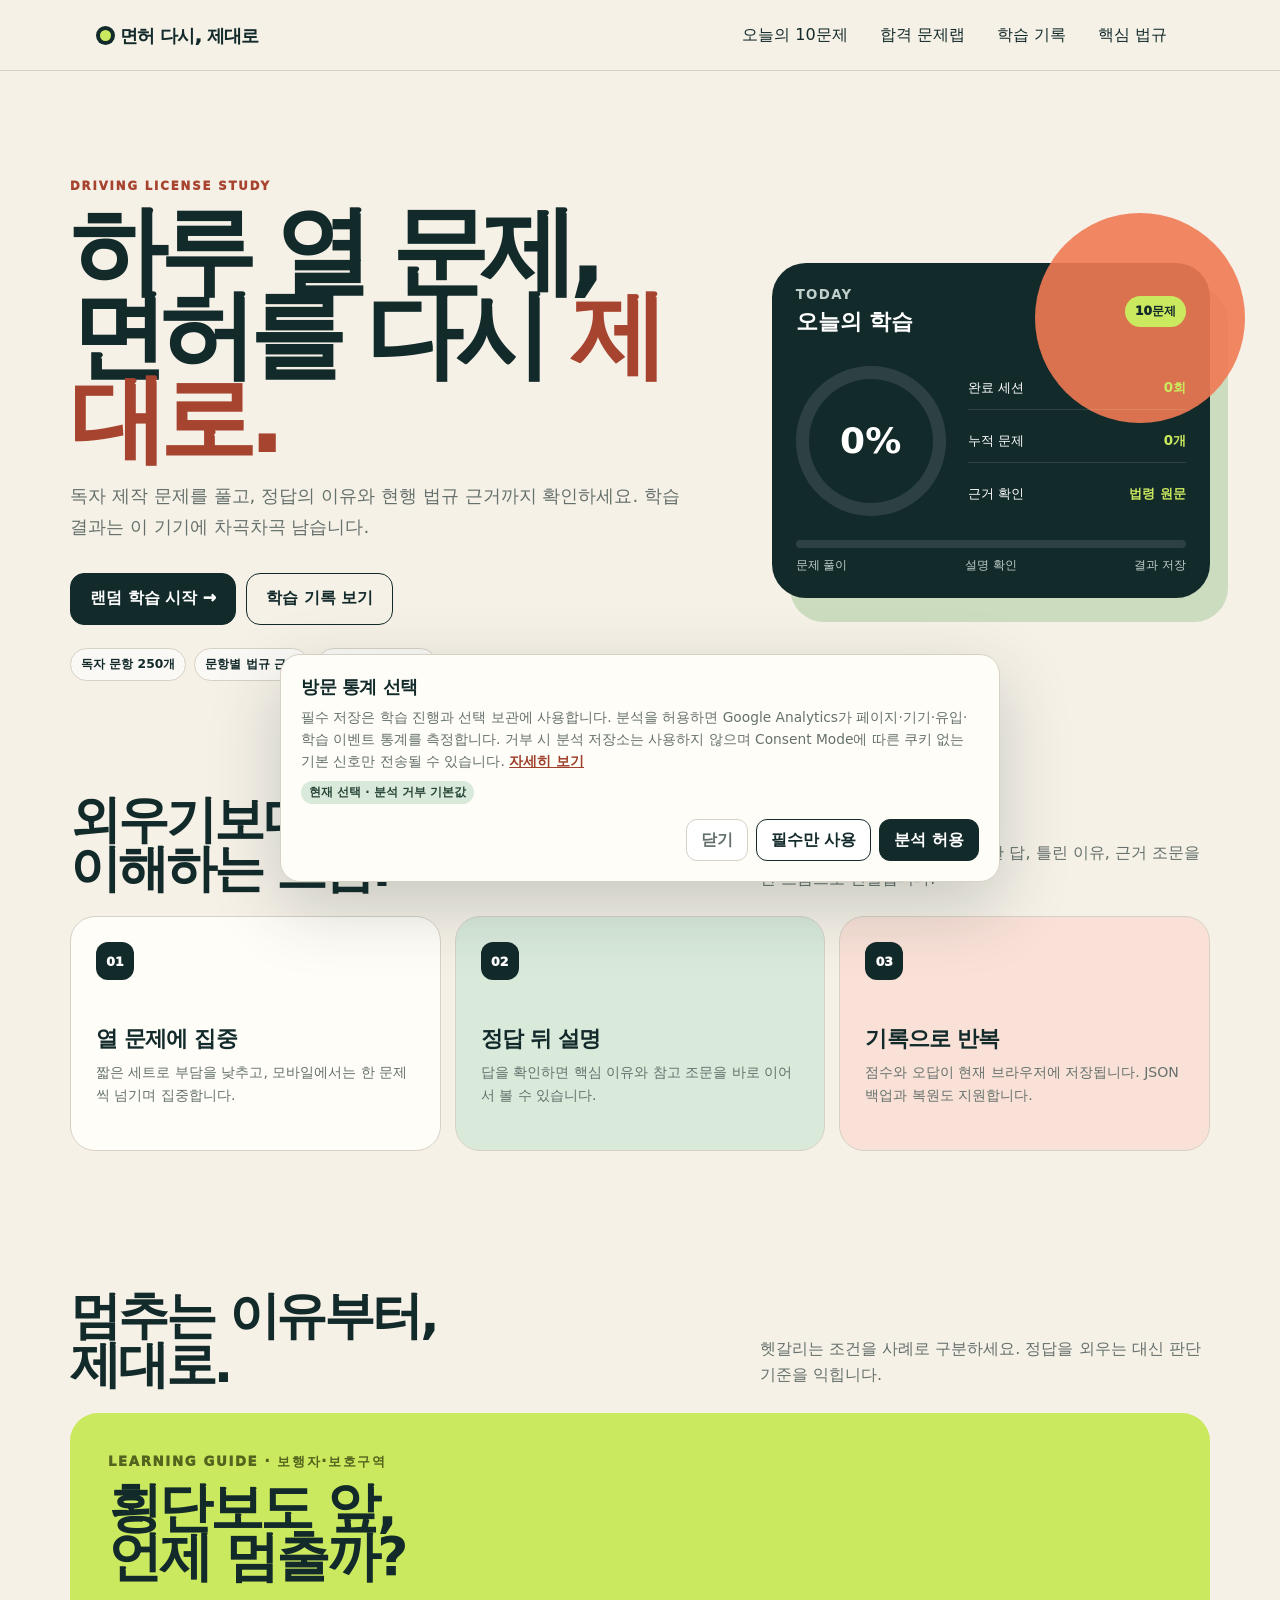
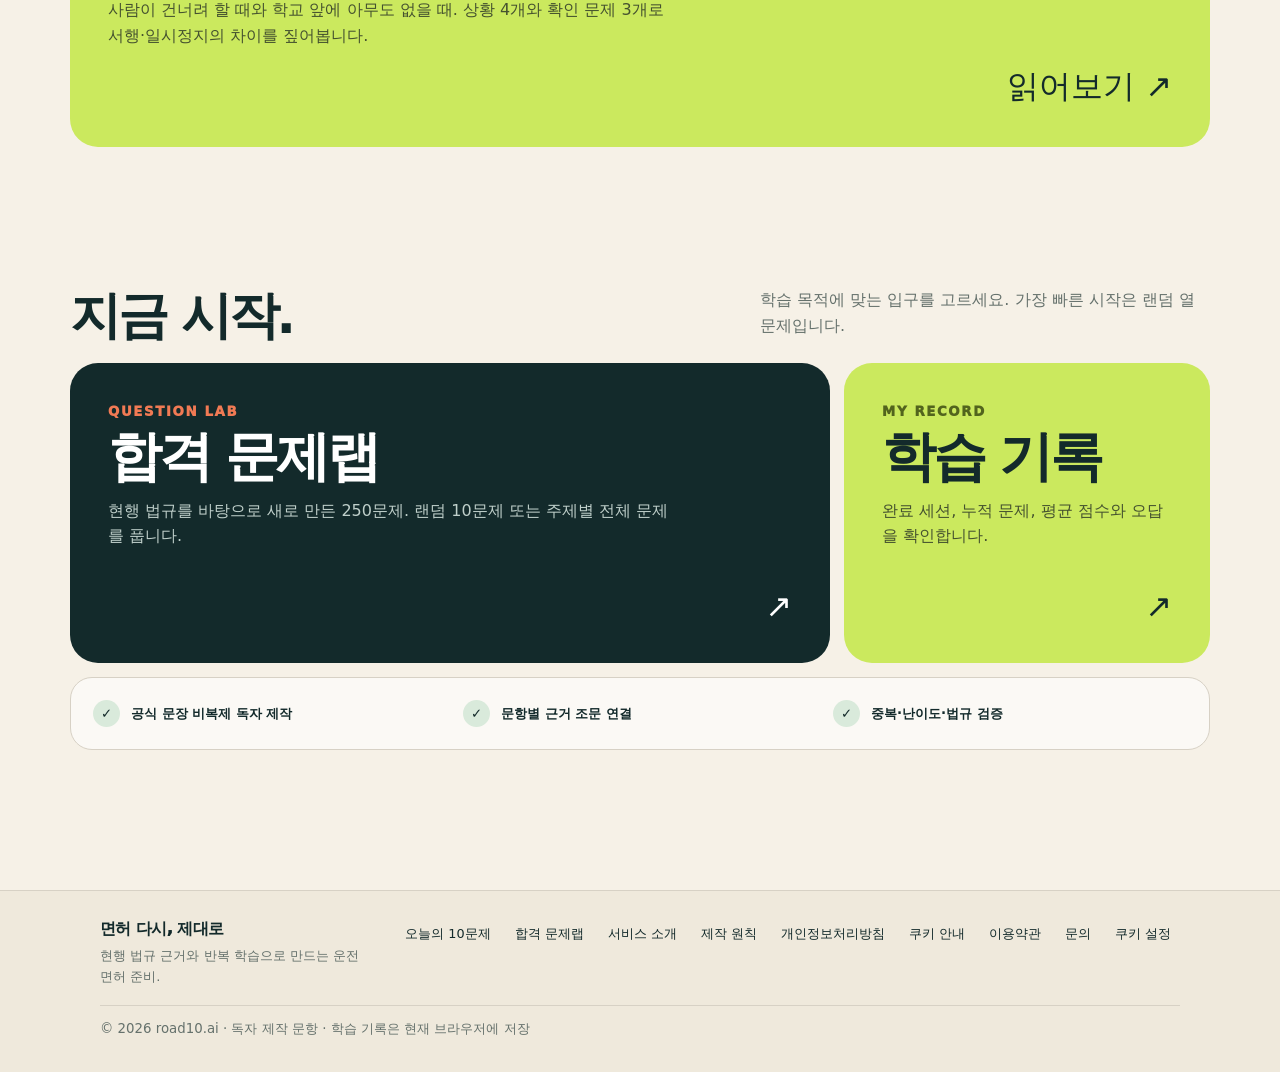
<file: index.html>
<!doctype html>
<html lang="ko">
<head>
  <link rel="icon" href="/favicon.svg" type="image/svg+xml">
  <link rel="icon" href="/favicon.ico" sizes="any">
  <link rel="apple-touch-icon" href="/apple-touch-icon.png">
  <script src="/analytics.js"></script>
  <meta charset="utf-8">
  <meta name="viewport" content="width=device-width,initial-scale=1">
  <meta name="theme-color" content="#132a2b">
  <meta name="description" content="독자 제작 운전면허 문제, 현행 법규 근거, 학습 기록을 한곳에서 이용하세요.">
  <meta name="google-adsense-account" content="ca-pub-7228921308405767">
  <meta name="robots" content="index,follow">
  <link rel="canonical" href="https://road10.ai/">
  <meta property="og:type" content="website"><meta property="og:locale" content="ko_KR"><meta property="og:site_name" content="면허 다시, 제대로"><meta property="og:title" content="면허 다시, 제대로 · 하루 10문제 운전면허 학습"><meta property="og:description" content="독자 제작 문제를 풀고 정답 이유와 현행 법규 근거까지 확인하세요."><meta property="og:url" content="https://road10.ai/"><meta property="og:image" content="https://road10.ai/og.png">
  <meta name="twitter:card" content="summary_large_image"><meta name="twitter:title" content="면허 다시, 제대로 · 하루 10문제 운전면허 학습"><meta name="twitter:description" content="독자 제작 문제를 풀고 정답 이유와 현행 법규 근거까지 확인하세요."><meta name="twitter:image" content="https://road10.ai/og.png">
  <title>면허 다시, 제대로</title>
  <style>
    :root{--ink:#132a2b;--paper:#f6f1e7;--card:#fffdf8;--line:#d7d1c5;--muted:#65716c;--mint:#d9eadb;--lime:#cbe95e;--orange:#f17a54;--blue:#5ab0dd}*{box-sizing:border-box}html{scroll-behavior:smooth}body{margin:0;background:var(--paper);color:var(--ink);font-family:ui-rounded,"Apple SD Gothic Neo","Noto Sans KR",system-ui,sans-serif}button,a{font:inherit}.top{position:sticky;top:0;z-index:30;background:#f6f1e7e8;backdrop-filter:blur(14px);border-bottom:1px solid var(--line)}.top-in{max-width:1120px;margin:auto;min-height:70px;padding:12px 20px;display:flex;align-items:center;justify-content:space-between;gap:20px}.brand{display:inline-flex;align-items:center;gap:9px;color:inherit;text-decoration:none;font-weight:950;letter-spacing:-.04em;font-size:1.14rem}.brand::before{content:"";width:11px;height:11px;border-radius:50%;background:var(--lime);box-shadow:0 0 0 4px #132a2b}.brand:focus-visible,.nav a:focus-visible,.btn:focus-visible{outline:3px solid var(--orange);outline-offset:3px}.menu-toggle{display:none;width:44px;height:44px;border:1px solid var(--line);border-radius:12px;background:#fff;cursor:pointer}.menu-toggle span{display:block;width:20px;height:2px;margin:4px auto;background:var(--ink);border-radius:2px}.nav{display:flex;gap:6px;flex-wrap:wrap}.nav a{color:inherit;text-decoration:none;padding:9px 13px;border-radius:999px;white-space:nowrap}.nav a:hover{background:var(--ink);color:#fff}
    .page-frame{max-width:1560px;margin:auto;display:grid;grid-template-columns:160px minmax(0,1180px) 160px;gap:20px;align-items:start}.side-ad-rail{min-height:600px;margin-top:34px;border:1px dashed #b9c2b5;border-radius:18px;background:#ffffff80;display:flex;align-items:center;justify-content:center;text-align:center;color:var(--muted)}.side-ad-rail small{display:block;font-size:.65rem;letter-spacing:.12em;font-weight:900}.side-ad-rail span{display:block;margin-top:8px;font-size:.78rem;line-height:1.45;padding:0 12px}main{min-width:0;padding:clamp(28px,5vw,72px) 20px 70px}
    .hero{display:grid;grid-template-columns:minmax(0,1.05fr) minmax(340px,.75fr);gap:clamp(34px,7vw,88px);align-items:center;min-height:590px}.eyebrow{font-size:.73rem;font-weight:950;letter-spacing:.16em;color:#a74430}.hero h1{max-width:760px;margin:16px 0 20px;font-size:clamp(3.6rem,7.6vw,7.4rem);line-height:.86;letter-spacing:-.078em}.hero h1 em{font-style:normal;color:#a74430}.lead{max-width:650px;margin:0;color:var(--muted);font-size:clamp(1rem,1.5vw,1.15rem);line-height:1.7;word-break:keep-all}.hero-actions{display:flex;gap:10px;flex-wrap:wrap;margin-top:30px}.btn{display:inline-flex;align-items:center;justify-content:center;min-height:52px;padding:0 19px;border:1px solid var(--ink);border-radius:14px;color:var(--ink);text-decoration:none;font-weight:950}.btn.primary{background:var(--ink);color:#fff}.btn.accent{background:var(--lime);border-color:var(--lime)}.btn:hover{transform:translateY(-2px);box-shadow:0 9px 20px #1c31251d}.proof{display:flex;gap:8px;flex-wrap:wrap;margin-top:23px}.proof span{padding:7px 10px;border:1px solid var(--line);border-radius:999px;background:#fff9;font-size:.77rem;font-weight:850}
    .dashboard{position:relative;isolation:isolate;padding:24px;background:var(--ink);color:#fff;border-radius:34px;box-shadow:18px 24px 0 #cbdcbf}.dashboard::before{content:"";position:absolute;width:210px;height:210px;right:-35px;top:-50px;border-radius:50%;background:var(--orange);z-index:-1;opacity:.9}.dash-head{display:flex;justify-content:space-between;gap:14px;align-items:center}.dash-head small{display:block;color:#bfcfca;font-weight:900;letter-spacing:.1em}.dash-head strong{display:block;margin-top:5px;font-size:1.35rem}.dash-badge{background:var(--lime);color:var(--ink);padding:7px 10px;border-radius:999px;font-size:.76rem;font-weight:950}.score-panel{margin-top:30px;display:grid;grid-template-columns:150px 1fr;gap:22px;align-items:center}.score-ring{width:150px;aspect-ratio:1;border-radius:50%;display:grid;place-items:center;background:conic-gradient(var(--lime) 0 var(--score,0%),#ffffff1c var(--score,0%));position:relative}.score-ring::after{content:"";position:absolute;inset:13px;border-radius:50%;background:var(--ink)}.score-ring strong{position:relative;z-index:1;font-size:2.25rem}.dash-list{display:grid;gap:10px}.dash-row{display:flex;align-items:center;justify-content:space-between;gap:10px;padding:12px 0;border-bottom:1px solid #ffffff1c;font-size:.84rem}.dash-row:last-child{border-bottom:0}.dash-row b{color:var(--lime)}.dash-progress{height:8px;background:#ffffff1c;border-radius:99px;overflow:hidden;margin-top:24px}.dash-progress span{display:block;width:0;height:100%;background:linear-gradient(90deg,var(--orange),var(--lime))}.dash-foot{display:flex;justify-content:space-between;margin-top:9px;color:#bfcfca;font-size:.75rem}
    .section{padding:70px 0}.section-head{display:flex;align-items:end;justify-content:space-between;gap:25px;margin-bottom:24px}.section-head h2{font-size:clamp(2rem,4vw,3.8rem);line-height:.95;letter-spacing:-.06em;margin:0}.section-head p{max-width:450px;color:var(--muted);line-height:1.65;margin:0}.feature-grid{display:grid;grid-template-columns:repeat(3,1fr);gap:14px}.feature-card{min-height:235px;padding:25px;border:1px solid var(--line);border-radius:25px;background:var(--card);position:relative;overflow:hidden}.feature-card:nth-child(2){background:var(--mint)}.feature-card:nth-child(3){background:#f9e1d7}.feature-no{display:grid;place-items:center;width:38px;height:38px;border-radius:12px;background:var(--ink);color:#fff;font-size:.78rem;font-weight:950}.feature-card h3{font-size:1.35rem;letter-spacing:-.035em;margin:44px 0 8px}.feature-card p{margin:0;color:var(--muted);font-size:.88rem;line-height:1.62}.start-grid{display:grid;grid-template-columns:1.35fr .65fr;gap:14px}.start-card{min-height:300px;border-radius:28px;padding:clamp(24px,4vw,38px);text-decoration:none;color:inherit;display:flex;flex-direction:column;justify-content:space-between;transition:transform .2s}.start-card:hover{transform:translateY(-4px)}.start-card.primary{background:var(--ink);color:#fff}.start-card.secondary{background:var(--lime)}.start-card small{font-weight:950;letter-spacing:.12em;color:var(--orange)}.start-card.secondary small{color:#52641d}.start-card h3{font-size:clamp(2rem,4.2vw,4.2rem);line-height:.92;letter-spacing:-.06em;margin:12px 0}.start-card p{max-width:560px;color:#bfcfca;line-height:1.6}.start-card.secondary p{color:#45522f}.start-arrow{align-self:flex-end;font-size:2rem}.trust-strip{margin-top:14px;padding:22px;border:1px solid var(--line);border-radius:22px;background:#fff9;display:grid;grid-template-columns:repeat(3,1fr);gap:16px}.trust-strip div{display:flex;gap:11px;align-items:center;font-size:.83rem;font-weight:900}.trust-strip span{width:27px;height:27px;display:grid;place-items:center;border-radius:50%;background:var(--mint)}
    .site-footer{border-top:1px solid var(--line);background:#efe9dc}.site-footer-inner{max-width:1120px;margin:auto;padding:28px 20px 34px;display:grid;grid-template-columns:1fr auto;gap:18px 28px;align-items:start}.footer-brand{color:inherit;text-decoration:none;font-weight:950;letter-spacing:-.035em}.site-footer p{margin:6px 0 0;color:var(--muted);font-size:.82rem;line-height:1.55}.site-footer nav{display:flex;gap:6px;flex-wrap:wrap;justify-content:flex-end}.site-footer nav a{color:inherit;text-decoration:none;padding:7px 9px;border-radius:9px;font-size:.8rem}.site-footer nav a:hover{background:#fff}.site-footer small{grid-column:1/-1;color:var(--muted);border-top:1px solid var(--line);padding-top:14px}
    .page-frame.ads-off{max-width:1180px;display:block}.page-frame.ads-off .side-ad-rail{display:none}
    @media(max-width:1239px){.page-frame{display:block}.side-ad-rail{display:none}}@media(max-width:820px){.top-in{min-height:62px;padding:9px 14px;display:grid;grid-template-columns:1fr auto}.menu-toggle{display:block}.nav{display:none;grid-column:1/-1;width:100%;padding:6px 0 4px}.nav.open{display:grid;gap:5px}.nav a{display:block;border-radius:10px;padding:10px 12px}main{padding:24px 14px 48px}.hero{grid-template-columns:1fr;min-height:auto}.hero h1{font-size:clamp(3.35rem,17vw,5.2rem)}.dashboard{margin:8px 8px 0 0;padding:20px;border-radius:25px;box-shadow:9px 11px 0 #cbdcbf}.score-panel{grid-template-columns:120px 1fr}.score-ring{width:120px}.section{padding:50px 0}.section-head{align-items:start;flex-direction:column}.feature-grid,.start-grid{grid-template-columns:1fr}.feature-card{min-height:205px}.start-card{min-height:250px}.trust-strip{grid-template-columns:1fr}.site-footer-inner{grid-template-columns:1fr}.site-footer nav{justify-content:flex-start}.site-footer small{grid-column:auto}}@media(max-width:430px){.brand{font-size:1rem}.score-panel{grid-template-columns:1fr}.score-ring{margin:auto}.hero-actions .btn{width:100%}.proof span{font-size:.7rem}.start-card h3{font-size:2.55rem}}@media(prefers-reduced-motion:reduce){*{scroll-behavior:auto!important;transition:none!important}}
    @media(max-width:820px){.dashboard::before{right:0}}
  </style>
</head>
<body>
  <nav class="top" aria-label="주 메뉴"><div class="top-in"><a class="brand" href="index.html" aria-current="page">면허 다시, 제대로</a><button class="menu-toggle" id="menuToggle" type="button" aria-label="메뉴 열기" aria-expanded="false" aria-controls="mainNav"><span></span><span></span><span></span></button><div class="nav" id="mainNav"><a href="driving-study-project/study.html#quiz">오늘의 10문제</a><a href="driving-study-project/original-pilot.html">합격 문제랩</a><a href="driving-study-project/original-pilot.html#records">학습 기록</a><a href="driving-study-project/study.html#laws">핵심 법규</a></div></div></nav>
  <div class="page-frame ads-off"><aside class="side-ad-rail" aria-hidden="true" hidden></aside><main>
    <section class="hero"><div><div class="eyebrow">DRIVING LICENSE STUDY</div><h1>하루 열 문제,<br>면허를 다시 <em>제대로.</em></h1><p class="lead">독자 제작 문제를 풀고, 정답의 이유와 현행 법규 근거까지 확인하세요. 학습 결과는 이 기기에 차곡차곡 남습니다.</p><div class="hero-actions"><a class="btn primary" href="driving-study-project/original-pilot.html">랜덤 학습 시작 →</a><a class="btn" href="driving-study-project/original-pilot.html#records">학습 기록 보기</a></div><div class="proof"><span>독자 문항 250개</span><span>문항별 법규 근거</span><span>10문제 단위 학습</span></div></div><aside class="dashboard" aria-label="학습 현황 미리보기"><div class="dash-head"><div><small>TODAY</small><strong>오늘의 학습</strong></div><span class="dash-badge">10문제</span></div><div class="score-panel"><div class="score-ring" id="scoreRing"><strong id="scorePreview">0%</strong></div><div class="dash-list"><div class="dash-row"><span>완료 세션</span><b id="sessionPreview">0회</b></div><div class="dash-row"><span>누적 문제</span><b id="questionPreview">0개</b></div><div class="dash-row"><span>근거 확인</span><b>법령 원문</b></div></div></div><div class="dash-progress"><span id="dashProgress"></span></div><div class="dash-foot"><span>문제 풀이</span><span>설명 확인</span><span>결과 저장</span></div></aside></section>
    <section class="section" aria-labelledby="learningTitle"><div class="section-head"><h2 id="learningTitle">외우기보다,<br>이해하는 흐름.</h2><p>문제만 반복하지 않습니다. 선택한 답, 틀린 이유, 근거 조문을 한 흐름으로 연결합니다.</p></div><div class="feature-grid"><article class="feature-card"><span class="feature-no">01</span><h3>열 문제에 집중</h3><p>짧은 세트로 부담을 낮추고, 모바일에서는 한 문제씩 넘기며 집중합니다.</p></article><article class="feature-card"><span class="feature-no">02</span><h3>정답 뒤 설명</h3><p>답을 확인하면 핵심 이유와 참고 조문을 바로 이어서 볼 수 있습니다.</p></article><article class="feature-card"><span class="feature-no">03</span><h3>기록으로 반복</h3><p>점수와 오답이 현재 브라우저에 저장됩니다. JSON 백업과 복원도 지원합니다.</p></article></div></section>
    <section class="section" aria-labelledby="guideTitle"><div class="section-head"><h2 id="guideTitle">멈추는 이유부터,<br>제대로.</h2><p>헷갈리는 조건을 사례로 구분하세요. 정답을 외우는 대신 판단 기준을 익힙니다.</p></div><a class="start-card secondary" href="guides/pedestrians-school-zones.html"><div><small>LEARNING GUIDE · 보행자·보호구역</small><h3>횡단보도 앞,<br>언제 멈출까?</h3><p>사람이 건너려 할 때와 학교 앞에 아무도 없을 때. 상황 4개와 확인 문제 3개로 서행·일시정지의 차이를 짚어봅니다.</p></div><span class="start-arrow">읽어보기 ↗</span></a></section>
    <section class="section" aria-labelledby="startTitle"><div class="section-head"><h2 id="startTitle">지금 시작.</h2><p>학습 목적에 맞는 입구를 고르세요. 가장 빠른 시작은 랜덤 열 문제입니다.</p></div><div class="start-grid"><a class="start-card primary" href="driving-study-project/original-pilot.html"><div><small>QUESTION LAB</small><h3>합격 문제랩</h3><p>현행 법규를 바탕으로 새로 만든 250문제. 랜덤 10문제 또는 주제별 전체 문제를 풉니다.</p></div><span class="start-arrow">↗</span></a><a class="start-card secondary" href="driving-study-project/original-pilot.html#records"><div><small>MY RECORD</small><h3>학습 기록</h3><p>완료 세션, 누적 문제, 평균 점수와 오답을 확인합니다.</p></div><span class="start-arrow">↗</span></a></div><div class="trust-strip"><div><span>✓</span>공식 문장 비복제 독자 제작</div><div><span>✓</span>문항별 근거 조문 연결</div><div><span>✓</span>중복·난이도·법규 검증</div></div></section>
  </main><aside class="side-ad-rail" aria-hidden="true" hidden></aside></div>
  <footer class="site-footer"><div class="site-footer-inner"><div><a class="footer-brand" href="index.html">면허 다시, 제대로</a><p>현행 법규 근거와 반복 학습으로 만드는 운전면허 준비.</p></div><nav aria-label="하단 메뉴"><a href="driving-study-project/study.html#quiz">오늘의 10문제</a><a href="driving-study-project/original-pilot.html">합격 문제랩</a><a href="about.html">서비스 소개</a><a href="methodology.html">제작 원칙</a><a href="privacy.html">개인정보처리방침</a><a href="cookies.html">쿠키 안내</a><a href="terms.html">이용약관</a><a href="contact.html">문의</a></nav><small>© 2026 road10.ai · 독자 제작 문항 · 학습 기록은 현재 브라우저에 저장</small></div></footer>
  <script>
    const menuToggle=document.querySelector('#menuToggle'),mainNav=document.querySelector('#mainNav');menuToggle.onclick=()=>{const open=mainNav.classList.toggle('open');menuToggle.setAttribute('aria-expanded',String(open));menuToggle.setAttribute('aria-label',open?'메뉴 닫기':'메뉴 열기')};mainNav.querySelectorAll('a').forEach(link=>link.addEventListener('click',()=>{mainNav.classList.remove('open');menuToggle.setAttribute('aria-expanded','false')}));
    try{const history=JSON.parse(localStorage.getItem('driving-question-lab-history-v1')||'[]');if(Array.isArray(history)&&history.length){const total=history.reduce((sum,item)=>sum+(Number(item.total)||0),0),score=history.reduce((sum,item)=>sum+(Number(item.score)||0),0),average=total?Math.round(score/total*100):0;document.querySelector('#sessionPreview').textContent=`${history.length}회`;document.querySelector('#questionPreview').textContent=`${total}개`;document.querySelector('#scorePreview').textContent=`${average}%`;document.querySelector('#scoreRing').style.setProperty('--score',`${average}%`);document.querySelector('#dashProgress').style.width=`${average}%`}}catch{}
  </script>
</body>
</html>
</file>
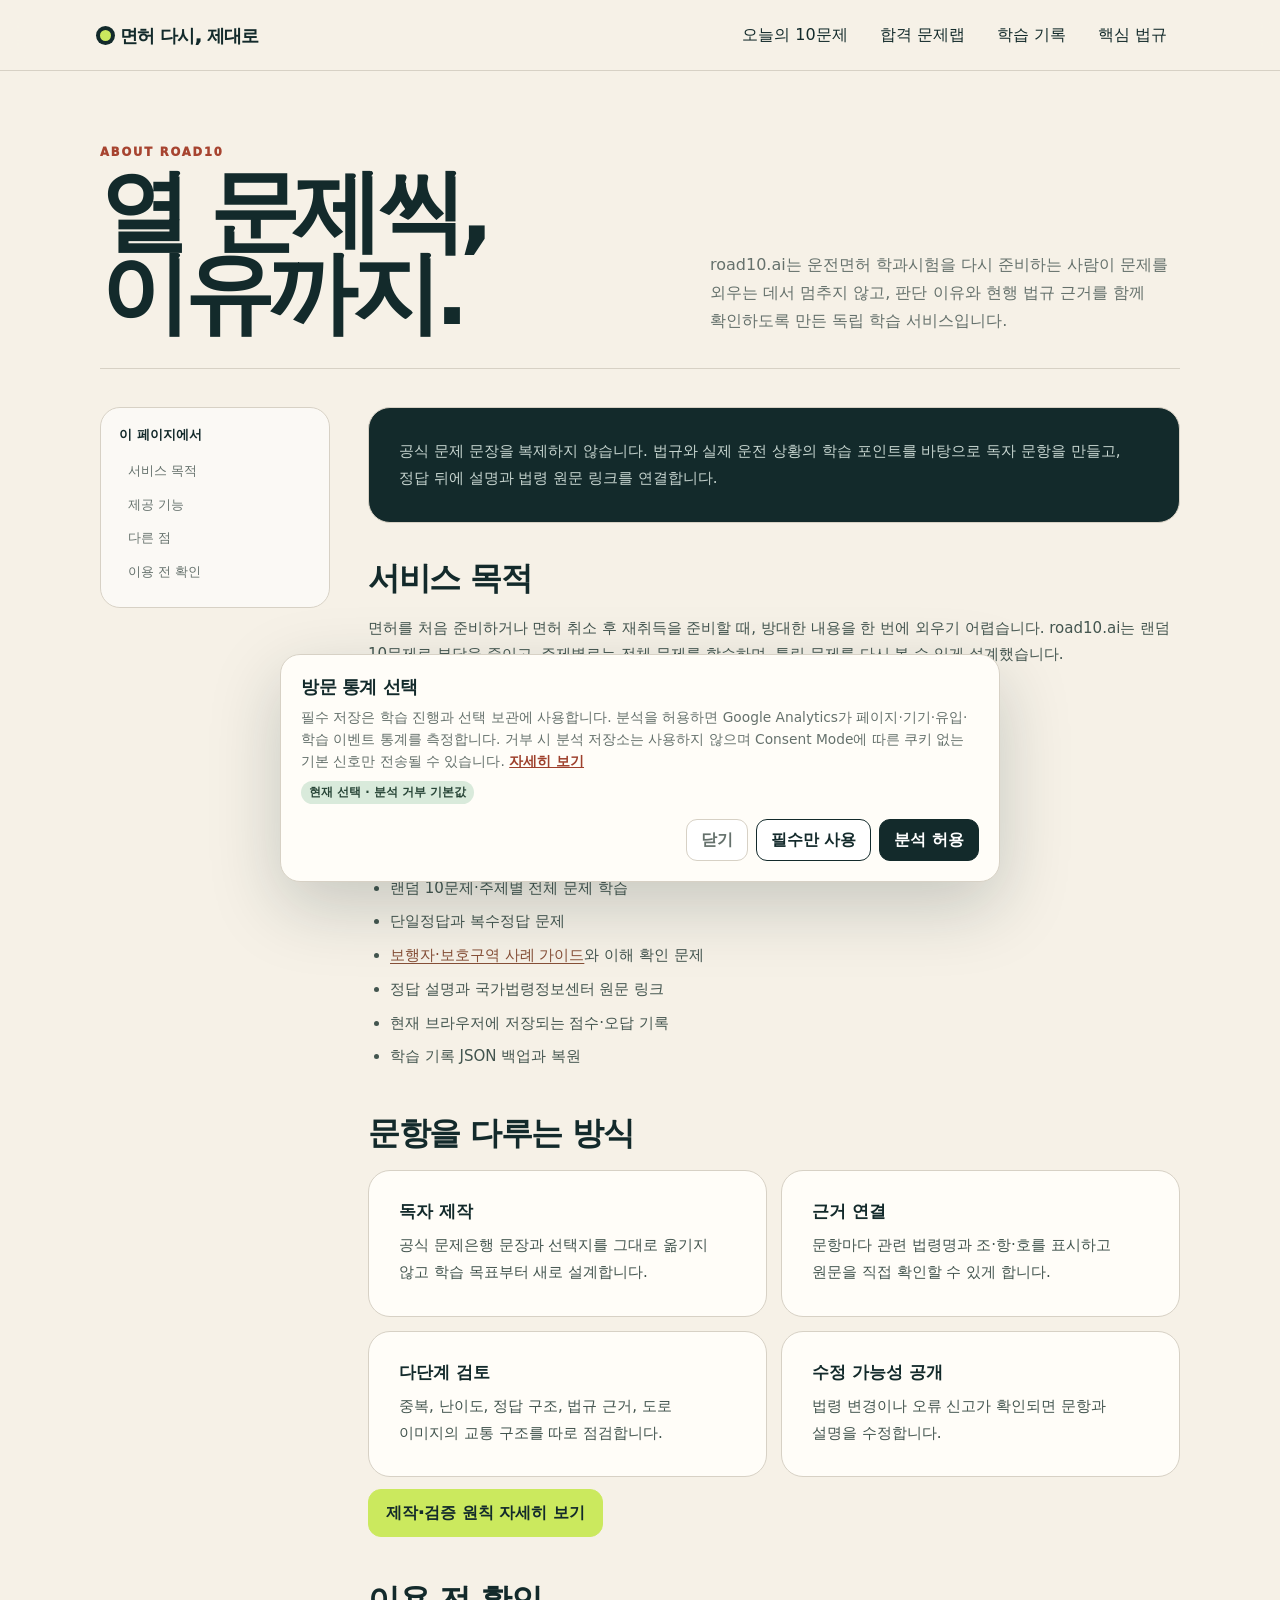
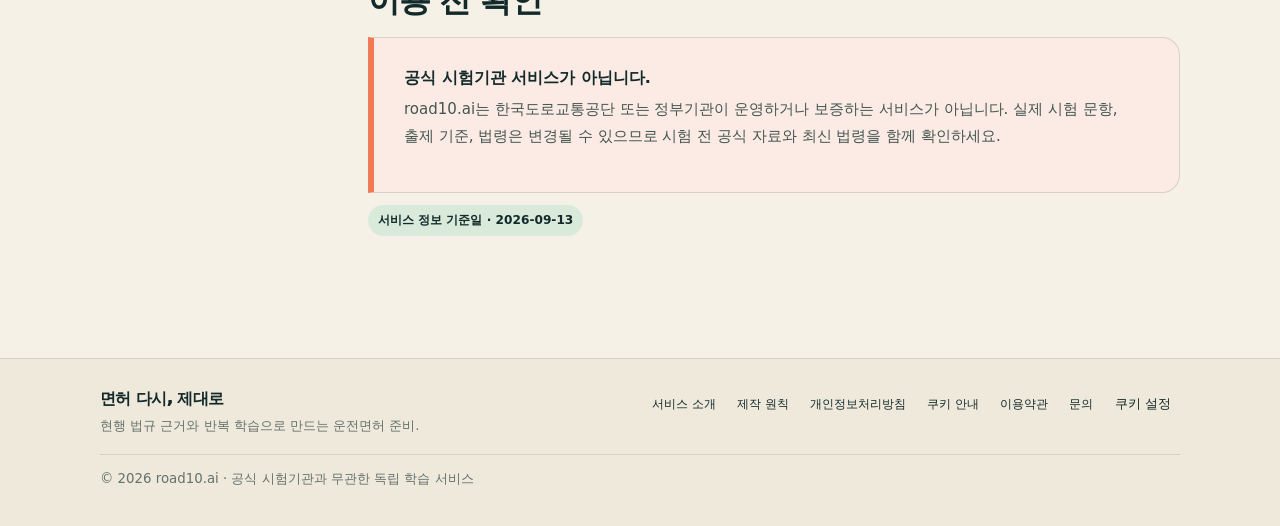
<file: about.html>
<!doctype html>
<html lang="ko">
<head>
  <link rel="icon" href="/favicon.svg" type="image/svg+xml">
  <link rel="icon" href="/favicon.ico" sizes="any">
  <link rel="apple-touch-icon" href="/apple-touch-icon.png">
  <script src="/analytics.js"></script>
  <meta charset="utf-8">
  <meta name="viewport" content="width=device-width,initial-scale=1">
  <meta name="theme-color" content="#132a2b">
  <meta name="description" content="road10.ai 면허 다시, 제대로의 학습 방식과 서비스 운영 원칙을 소개합니다.">
  <meta name="google-adsense-account" content="ca-pub-7228921308405767">
  <meta name="robots" content="index,follow">
  <link rel="canonical" href="https://road10.ai/about.html">
  <meta property="og:type" content="website"><meta property="og:locale" content="ko_KR"><meta property="og:site_name" content="면허 다시, 제대로"><meta property="og:title" content="서비스 소개 · 면허 다시, 제대로"><meta property="og:description" content="하루 10문제로 이해하는 운전면허 학습 서비스 road10.ai"><meta property="og:url" content="https://road10.ai/about.html"><meta property="og:image" content="https://road10.ai/og.png">
  <meta name="twitter:card" content="summary_large_image"><meta name="twitter:title" content="서비스 소개 · 면허 다시, 제대로"><meta name="twitter:description" content="하루 10문제로 이해하는 운전면허 학습 서비스 road10.ai"><meta name="twitter:image" content="https://road10.ai/og.png">
  <title>서비스 소개 · 면허 다시, 제대로</title>
  <link rel="stylesheet" href="site-info.css">
</head>
<body>
  <nav class="top" aria-label="주 메뉴"><div class="top-in"><a class="brand" href="index.html">면허 다시, 제대로</a><button class="menu-toggle" id="menuToggle" type="button" aria-label="메뉴 열기" aria-expanded="false" aria-controls="mainNav"><span></span><span></span><span></span></button><div class="nav" id="mainNav"><a href="driving-study-project/study.html#quiz">오늘의 10문제</a><a href="driving-study-project/original-pilot.html">합격 문제랩</a><a href="driving-study-project/original-pilot.html#records">학습 기록</a><a href="driving-study-project/study.html#laws">핵심 법규</a></div></div></nav>
  <main class="info-main"><header class="info-hero"><div><div class="eyebrow">ABOUT ROAD10</div><h1>열 문제씩,<br>이유까지.</h1></div><p>road10.ai는 운전면허 학과시험을 다시 준비하는 사람이 문제를 외우는 데서 멈추지 않고, 판단 이유와 현행 법규 근거를 함께 확인하도록 만든 독립 학습 서비스입니다.</p></header><div class="info-grid"><aside class="toc" aria-label="페이지 목차"><strong>이 페이지에서</strong><a href="#purpose">서비스 목적</a><a href="#features">제공 기능</a><a href="#difference">다른 점</a><a href="#limits">이용 전 확인</a></aside><article class="content"><div class="lead-card"><p>공식 문제 문장을 복제하지 않습니다. 법규와 실제 운전 상황의 학습 포인트를 바탕으로 독자 문항을 만들고, 정답 뒤에 설명과 법령 원문 링크를 연결합니다.</p></div><section id="purpose"><h2>서비스 목적</h2><p>면허를 처음 준비하거나 면허 취소 후 재취득을 준비할 때, 방대한 내용을 한 번에 외우기 어렵습니다. road10.ai는 랜덤 10문제로 부담을 줄이고, 주제별로는 전체 문제를 학습하며, 틀린 문제를 다시 볼 수 있게 설계했습니다.</p><p>합격만을 위한 암기보다 실제 도로에서 필요한 판단 기준을 이해하는 것을 목표로 합니다.</p></section><section id="features"><h2>현재 제공 기능</h2><ul><li>현행 법규를 바탕으로 독자 제작한 250문항</li><li>날짜별 오늘의 10문제</li><li>랜덤 10문제·주제별 전체 문제 학습</li><li>단일정답과 복수정답 문제</li><li><a href="guides/pedestrians-school-zones.html">보행자·보호구역 사례 가이드</a>와 이해 확인 문제</li><li>정답 설명과 국가법령정보센터 원문 링크</li><li>현재 브라우저에 저장되는 점수·오답 기록</li><li>학습 기록 JSON 백업과 복원</li></ul></section><section id="difference"><h2>문항을 다루는 방식</h2><div class="method-grid"><div class="method-card"><h3>독자 제작</h3><p>공식 문제은행 문장과 선택지를 그대로 옮기지 않고 학습 목표부터 새로 설계합니다.</p></div><div class="method-card"><h3>근거 연결</h3><p>문항마다 관련 법령명과 조·항·호를 표시하고 원문을 직접 확인할 수 있게 합니다.</p></div><div class="method-card"><h3>다단계 검토</h3><p>중복, 난이도, 정답 구조, 법규 근거, 도로 이미지의 교통 구조를 따로 점검합니다.</p></div><div class="method-card"><h3>수정 가능성 공개</h3><p>법령 변경이나 오류 신고가 확인되면 문항과 설명을 수정합니다.</p></div></div><a class="button secondary" href="methodology.html">제작·검증 원칙 자세히 보기</a></section><section id="limits"><h2>이용 전 확인</h2><div class="notice"><strong>공식 시험기관 서비스가 아닙니다.</strong><p>road10.ai는 한국도로교통공단 또는 정부기관이 운영하거나 보증하는 서비스가 아닙니다. 실제 시험 문항, 출제 기준, 법령은 변경될 수 있으므로 시험 전 공식 자료와 최신 법령을 함께 확인하세요.</p></div><span class="update">서비스 정보 기준일 · 2026-09-13</span></section></article></div></main>
  <footer class="site-footer"><div class="site-footer-inner"><div><a class="footer-brand" href="index.html">면허 다시, 제대로</a><p>현행 법규 근거와 반복 학습으로 만드는 운전면허 준비.</p></div><nav aria-label="하단 메뉴"><a href="about.html">서비스 소개</a><a href="methodology.html">제작 원칙</a><a href="privacy.html">개인정보처리방침</a><a href="cookies.html">쿠키 안내</a><a href="terms.html">이용약관</a><a href="contact.html">문의</a></nav><small>© <span data-year></span> road10.ai · 공식 시험기관과 무관한 독립 학습 서비스</small></div></footer>
  <script src="site-info.js"></script>
</body></html>
</file>
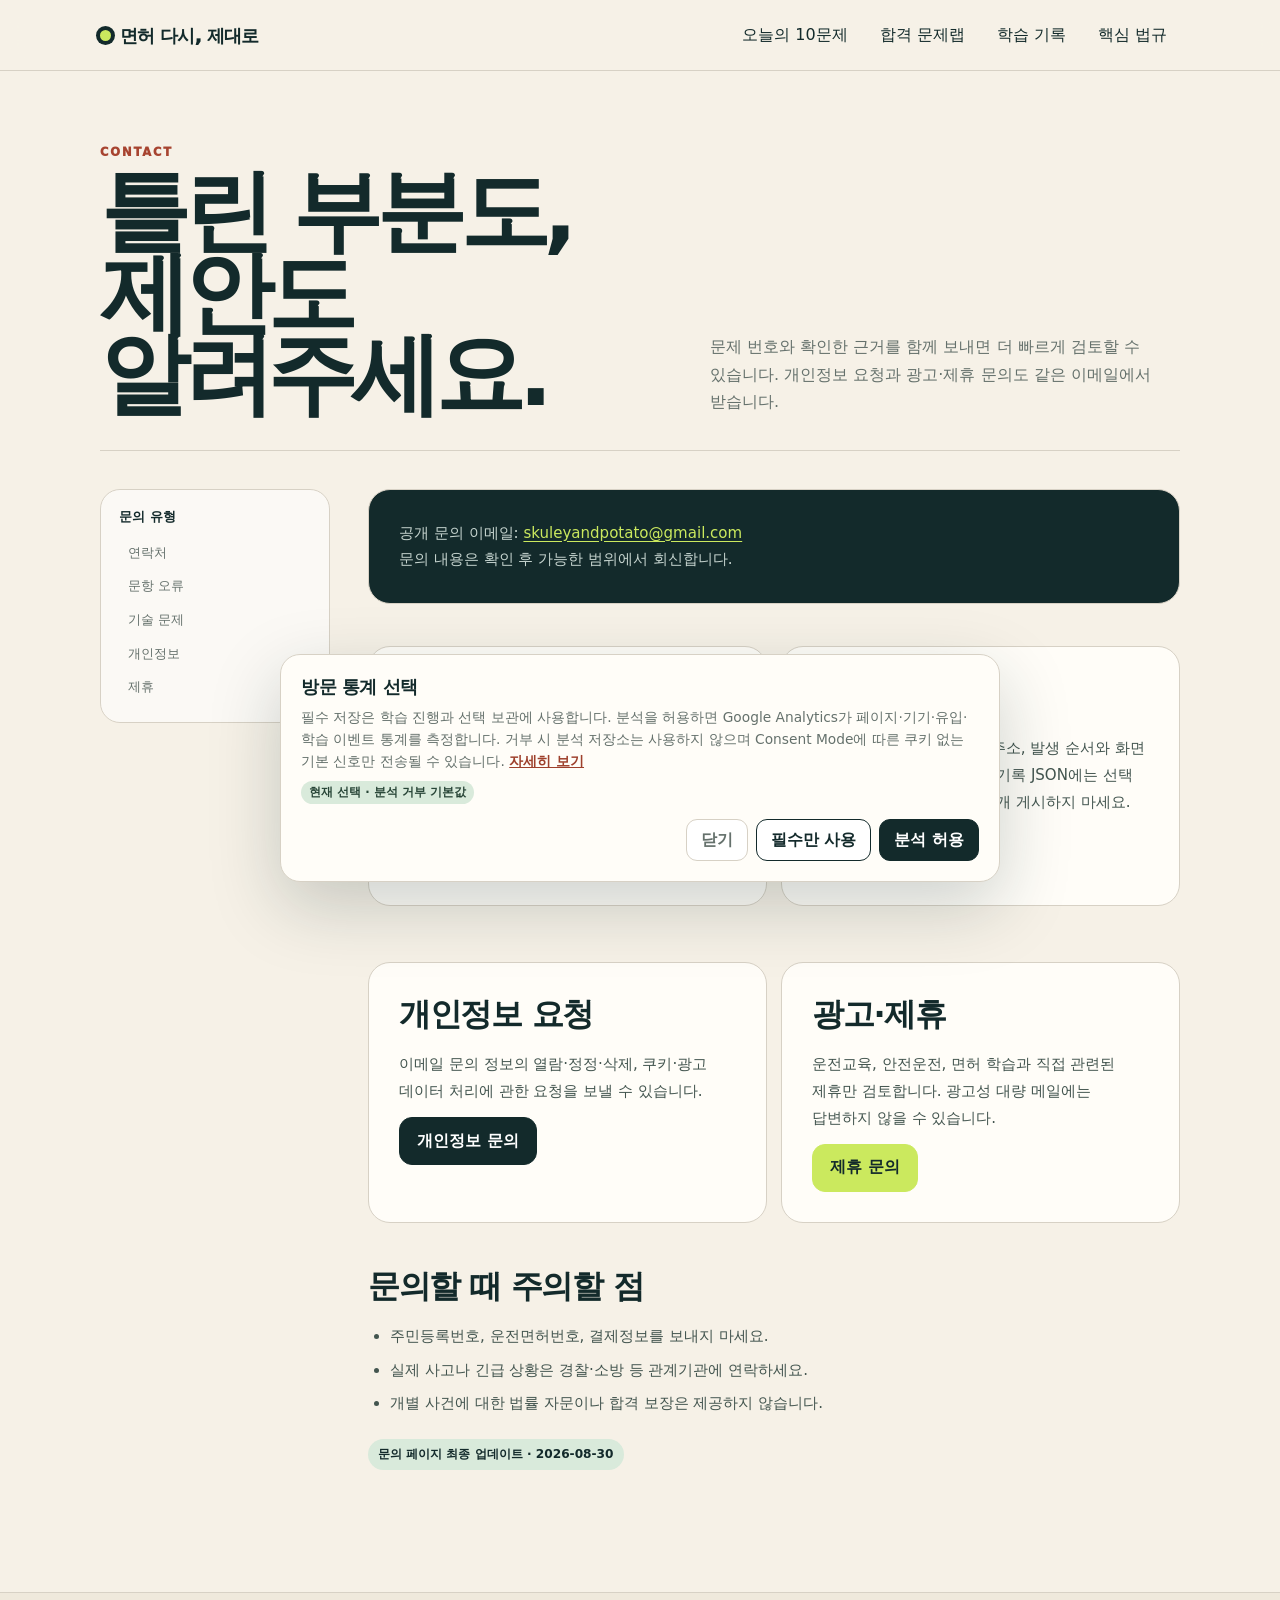
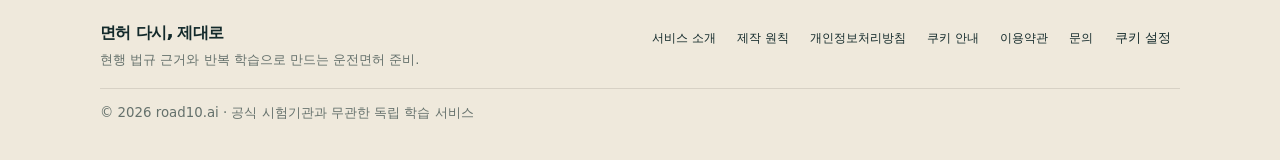
<file: contact.html>
<!doctype html>
<html lang="ko">
<head>
  <link rel="icon" href="/favicon.svg" type="image/svg+xml">
  <link rel="icon" href="/favicon.ico" sizes="any">
  <link rel="apple-touch-icon" href="/apple-touch-icon.png">
  <script src="/analytics.js"></script>
  <meta charset="utf-8"><meta name="viewport" content="width=device-width,initial-scale=1"><meta name="theme-color" content="#132a2b"><meta name="description" content="road10.ai 문제 오류, 법규 수정, 개인정보, 제휴와 서비스 이용 문의 안내입니다."><meta name="google-adsense-account" content="ca-pub-7228921308405767"><meta name="robots" content="index,follow"><link rel="canonical" href="https://road10.ai/contact.html">
  <meta property="og:type" content="website"><meta property="og:locale" content="ko_KR"><meta property="og:site_name" content="면허 다시, 제대로"><meta property="og:title" content="문의 · road10.ai"><meta property="og:description" content="문제 오류, 개인정보, 제휴 문의를 보내세요."><meta property="og:url" content="https://road10.ai/contact.html"><meta property="og:image" content="https://road10.ai/og.png"><meta name="twitter:card" content="summary_large_image"><meta name="twitter:title" content="문의 · road10.ai"><meta name="twitter:description" content="문제 오류, 개인정보, 제휴 문의를 보내세요."><meta name="twitter:image" content="https://road10.ai/og.png">
  <title>문의 · 면허 다시, 제대로</title><link rel="stylesheet" href="site-info.css">
</head>
<body>
  <nav class="top" aria-label="주 메뉴"><div class="top-in"><a class="brand" href="index.html">면허 다시, 제대로</a><button class="menu-toggle" id="menuToggle" type="button" aria-label="메뉴 열기" aria-expanded="false" aria-controls="mainNav"><span></span><span></span><span></span></button><div class="nav" id="mainNav"><a href="driving-study-project/study.html#quiz">오늘의 10문제</a><a href="driving-study-project/original-pilot.html">합격 문제랩</a><a href="driving-study-project/original-pilot.html#records">학습 기록</a><a href="driving-study-project/study.html#laws">핵심 법규</a></div></div></nav>
  <main class="info-main"><header class="info-hero"><div><div class="eyebrow">CONTACT</div><h1>틀린 부분도,<br>제안도 알려주세요.</h1></div><p>문제 번호와 확인한 근거를 함께 보내면 더 빠르게 검토할 수 있습니다. 개인정보 요청과 광고·제휴 문의도 같은 이메일에서 받습니다.</p></header><div class="info-grid"><aside class="toc" aria-label="페이지 목차"><strong>문의 유형</strong><a href="#email">연락처</a><a href="#question">문항 오류</a><a href="#technical">기술 문제</a><a href="#privacy">개인정보</a><a href="#partnership">제휴</a></aside><article class="content"><section id="email"><div class="lead-card"><p>공개 문의 이메일: <a href="mailto:skuleyandpotato@gmail.com" style="color:#cbe95e">skuleyandpotato@gmail.com</a><br>문의 내용은 확인 후 가능한 범위에서 회신합니다.</p></div></section><div class="contact-list"><section class="contact-card" id="question"><h2>문항·법규 오류</h2><p>문제 번호, 문제 문장, 잘못됐다고 판단한 부분, 확인한 법령 링크를 보내주세요.</p><a class="button" href="mailto:skuleyandpotato@gmail.com?subject=%5Broad10.ai%20문항%20오류%20신고%5D">오류 신고</a></section><section class="contact-card" id="technical"><h2>기술 문제</h2><p>사용 기기, 브라우저, 접속 주소, 발생 순서와 화면 캡처를 포함해주세요. 학습 기록 JSON에는 선택 답안이 포함될 수 있으니 공개 게시하지 마세요.</p><a class="button" href="mailto:skuleyandpotato@gmail.com?subject=%5Broad10.ai%20기술%20문의%5D">기술 문의</a></section><section class="contact-card" id="privacy"><h2>개인정보 요청</h2><p>이메일 문의 정보의 열람·정정·삭제, 쿠키·광고 데이터 처리에 관한 요청을 보낼 수 있습니다.</p><a class="button" href="mailto:skuleyandpotato@gmail.com?subject=%5Broad10.ai%20개인정보%20문의%5D">개인정보 문의</a></section><section class="contact-card" id="partnership"><h2>광고·제휴</h2><p>운전교육, 안전운전, 면허 학습과 직접 관련된 제휴만 검토합니다. 광고성 대량 메일에는 답변하지 않을 수 있습니다.</p><a class="button secondary" href="mailto:skuleyandpotato@gmail.com?subject=%5Broad10.ai%20제휴%20문의%5D">제휴 문의</a></section></div><section><h2>문의할 때 주의할 점</h2><ul><li>주민등록번호, 운전면허번호, 결제정보를 보내지 마세요.</li><li>실제 사고나 긴급 상황은 경찰·소방 등 관계기관에 연락하세요.</li><li>개별 사건에 대한 법률 자문이나 합격 보장은 제공하지 않습니다.</li></ul><span class="update">문의 페이지 최종 업데이트 · 2026-08-30</span></section></article></div></main>
  <footer class="site-footer"><div class="site-footer-inner"><div><a class="footer-brand" href="index.html">면허 다시, 제대로</a><p>현행 법규 근거와 반복 학습으로 만드는 운전면허 준비.</p></div><nav aria-label="하단 메뉴"><a href="about.html">서비스 소개</a><a href="methodology.html">제작 원칙</a><a href="privacy.html">개인정보처리방침</a><a href="cookies.html">쿠키 안내</a><a href="terms.html">이용약관</a><a href="contact.html" aria-current="page">문의</a></nav><small>© <span data-year></span> road10.ai · 공식 시험기관과 무관한 독립 학습 서비스</small></div></footer><script src="site-info.js"></script>
</body></html>
</file>
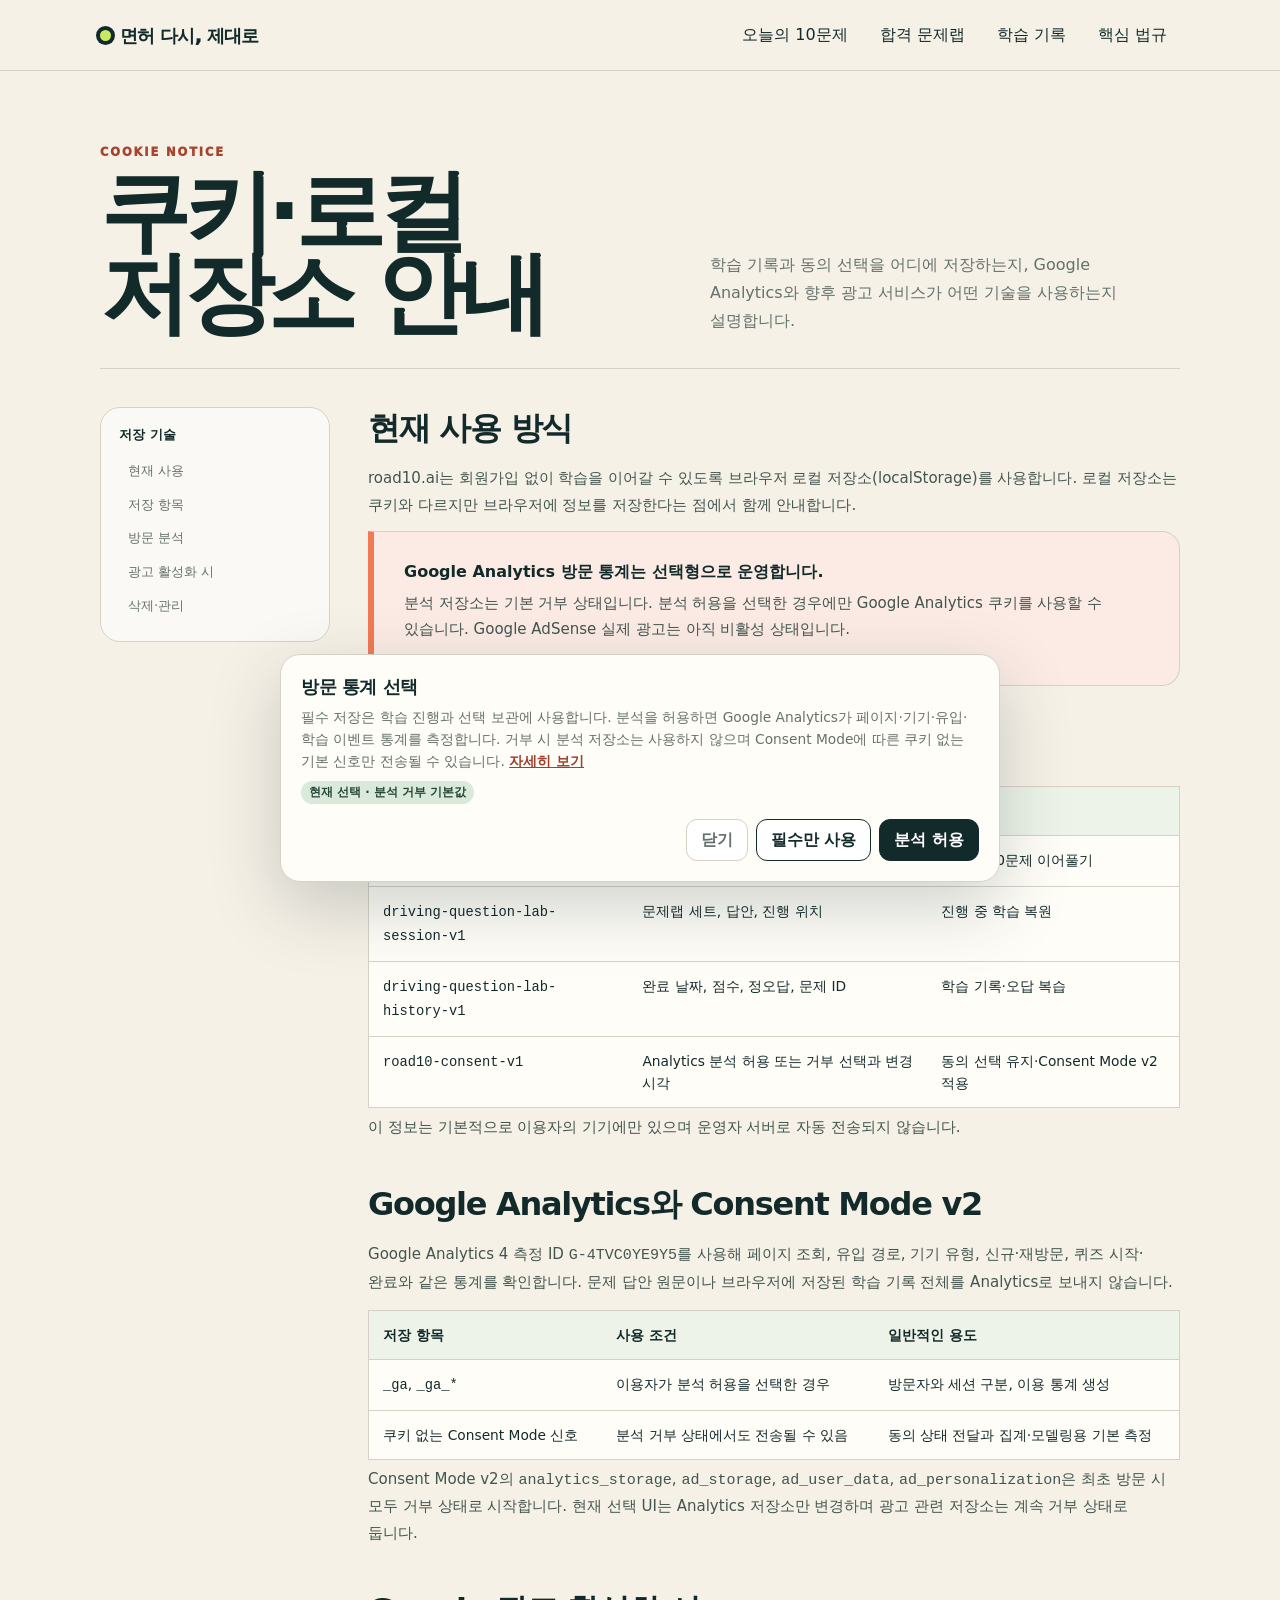
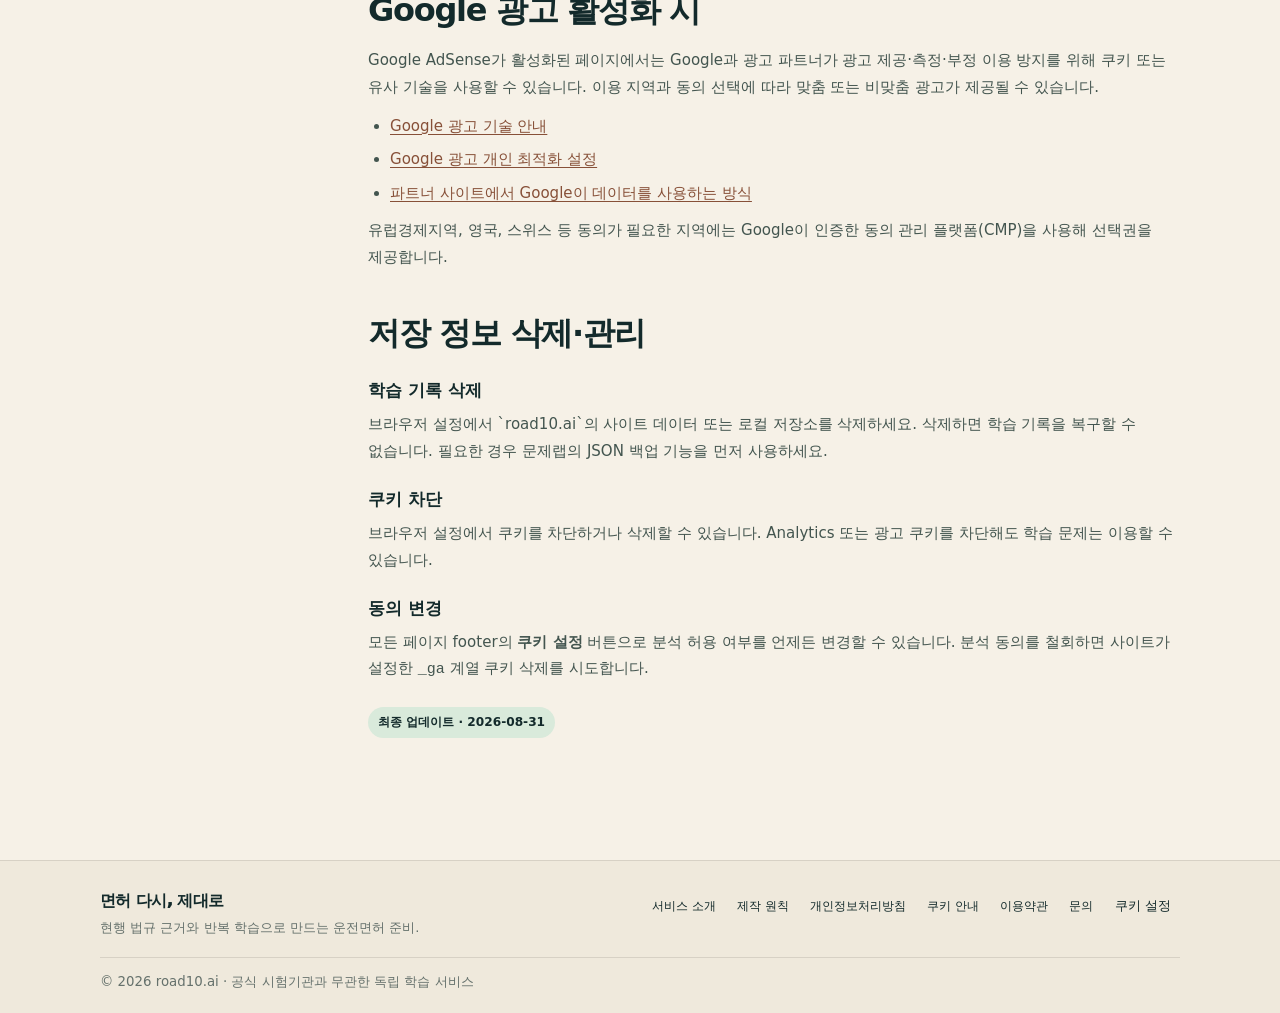
<file: cookies.html>
<!doctype html>
<html lang="ko">
  <head>
    <link rel="icon" href="/favicon.svg" type="image/svg+xml" />
    <link rel="icon" href="/favicon.ico" sizes="any" />
    <link rel="apple-touch-icon" href="/apple-touch-icon.png" />
    <script src="/analytics.js"></script>
    <meta charset="utf-8" />
    <meta name="viewport" content="width=device-width,initial-scale=1" />
    <meta name="theme-color" content="#132a2b" />
    <meta
      name="description"
      content="road10.ai의 학습 기록, Google Analytics 쿠키, Consent Mode v2와 향후 광고 쿠키 사용 방식을 안내합니다."
    />
    <meta name="google-adsense-account" content="ca-pub-7228921308405767" />
    <meta name="robots" content="index,follow" />
    <link rel="canonical" href="https://road10.ai/cookies.html" />
    <meta property="og:type" content="article" />
    <meta property="og:locale" content="ko_KR" />
    <meta property="og:site_name" content="면허 다시, 제대로" />
    <meta property="og:title" content="쿠키·로컬 저장소 안내 · road10.ai" />
    <meta
      property="og:description"
      content="학습 기록 저장과 광고 쿠키 사용 방식을 확인하세요."
    />
    <meta property="og:url" content="https://road10.ai/cookies.html" />
    <meta property="og:image" content="https://road10.ai/og.png" />
    <meta name="twitter:card" content="summary_large_image" />
    <meta name="twitter:title" content="쿠키·로컬 저장소 안내 · road10.ai" />
    <meta
      name="twitter:description"
      content="학습 기록 저장과 광고 쿠키 사용 방식을 확인하세요."
    />
    <meta name="twitter:image" content="https://road10.ai/og.png" />
    <title>쿠키·로컬 저장소 안내 · 면허 다시, 제대로</title>
    <link rel="stylesheet" href="site-info.css" />
  </head>
  <body>
    <nav class="top" aria-label="주 메뉴">
      <div class="top-in">
        <a class="brand" href="index.html">면허 다시, 제대로</a
        ><button
          class="menu-toggle"
          id="menuToggle"
          type="button"
          aria-label="메뉴 열기"
          aria-expanded="false"
          aria-controls="mainNav"
        >
          <span></span><span></span><span></span>
        </button>
        <div class="nav" id="mainNav">
          <a href="driving-study-project/study.html#quiz">오늘의 10문제</a
          ><a href="driving-study-project/original-pilot.html">합격 문제랩</a
          ><a href="driving-study-project/original-pilot.html#records"
            >학습 기록</a
          ><a href="driving-study-project/study.html#laws">핵심 법규</a>
        </div>
      </div>
    </nav>
    <main class="info-main">
      <header class="info-hero">
        <div>
          <div class="eyebrow">COOKIE NOTICE</div>
          <h1>쿠키·로컬<br />저장소 안내</h1>
        </div>
        <p>
          학습 기록과 동의 선택을 어디에 저장하는지, Google Analytics와 향후
          광고 서비스가 어떤 기술을 사용하는지 설명합니다.
        </p>
      </header>
      <div class="info-grid">
        <aside class="toc" aria-label="페이지 목차">
          <strong>저장 기술</strong><a href="#current">현재 사용</a
          ><a href="#keys">저장 항목</a><a href="#analytics">방문 분석</a
          ><a href="#ads">광고 활성화 시</a><a href="#control">삭제·관리</a>
        </aside>
        <article class="content">
          <section id="current">
            <h2>현재 사용 방식</h2>
            <p>
              road10.ai는 회원가입 없이 학습을 이어갈 수 있도록 브라우저 로컬
              저장소(localStorage)를 사용합니다. 로컬 저장소는 쿠키와 다르지만
              브라우저에 정보를 저장한다는 점에서 함께 안내합니다.
            </p>
            <div class="notice">
              <strong
                >Google Analytics 방문 통계는 선택형으로 운영합니다.</strong
              >
              <p>
                분석 저장소는 기본 거부 상태입니다. 분석 허용을 선택한 경우에만
                Google Analytics 쿠키를 사용할 수 있습니다. Google AdSense 실제
                광고는 아직 비활성 상태입니다.
              </p>
            </div>
          </section>
          <section id="keys">
            <h2>브라우저 저장 항목</h2>
            <table class="data-table">
              <thead>
                <tr>
                  <th>저장 키</th>
                  <th>내용</th>
                  <th>용도</th>
                </tr>
              </thead>
              <tbody>
                <tr>
                  <td><code>driving-study-original-v1</code></td>
                  <td>오늘의 문제 ID, 답안, 진행 위치, 날짜</td>
                  <td>오늘의 10문제 이어풀기</td>
                </tr>
                <tr>
                  <td><code>driving-question-lab-session-v1</code></td>
                  <td>문제랩 세트, 답안, 진행 위치</td>
                  <td>진행 중 학습 복원</td>
                </tr>
                <tr>
                  <td><code>driving-question-lab-history-v1</code></td>
                  <td>완료 날짜, 점수, 정오답, 문제 ID</td>
                  <td>학습 기록·오답 복습</td>
                </tr>
                <tr>
                  <td><code>road10-consent-v1</code></td>
                  <td>Analytics 분석 허용 또는 거부 선택과 변경 시각</td>
                  <td>동의 선택 유지·Consent Mode v2 적용</td>
                </tr>
              </tbody>
            </table>
            <p>
              이 정보는 기본적으로 이용자의 기기에만 있으며 운영자 서버로 자동
              전송되지 않습니다.
            </p>
          </section>
          <section id="analytics">
            <h2>Google Analytics와 Consent Mode v2</h2>
            <p>
              Google Analytics 4 측정 ID <code>G-4TVC0YE9Y5</code>를 사용해
              페이지 조회, 유입 경로, 기기 유형, 신규·재방문, 퀴즈 시작·완료와
              같은 통계를 확인합니다. 문제 답안 원문이나 브라우저에 저장된 학습
              기록 전체를 Analytics로 보내지 않습니다.
            </p>
            <table class="data-table">
              <thead>
                <tr>
                  <th>저장 항목</th>
                  <th>사용 조건</th>
                  <th>일반적인 용도</th>
                </tr>
              </thead>
              <tbody>
                <tr>
                  <td><code>_ga</code>, <code>_ga_*</code></td>
                  <td>이용자가 분석 허용을 선택한 경우</td>
                  <td>방문자와 세션 구분, 이용 통계 생성</td>
                </tr>
                <tr>
                  <td>쿠키 없는 Consent Mode 신호</td>
                  <td>분석 거부 상태에서도 전송될 수 있음</td>
                  <td>동의 상태 전달과 집계·모델링용 기본 측정</td>
                </tr>
              </tbody>
            </table>
            <p>
              Consent Mode v2의 <code>analytics_storage</code>,
              <code>ad_storage</code>, <code>ad_user_data</code>,
              <code>ad_personalization</code>은 최초 방문 시 모두 거부 상태로
              시작합니다. 현재 선택 UI는 Analytics 저장소만 변경하며 광고 관련
              저장소는 계속 거부 상태로 둡니다.
            </p>
          </section>
          <section id="ads">
            <h2>Google 광고 활성화 시</h2>
            <p>
              Google AdSense가 활성화된 페이지에서는 Google과 광고 파트너가 광고
              제공·측정·부정 이용 방지를 위해 쿠키 또는 유사 기술을 사용할 수
              있습니다. 이용 지역과 동의 선택에 따라 맞춤 또는 비맞춤 광고가
              제공될 수 있습니다.
            </p>
            <ul>
              <li>
                <a
                  href="https://policies.google.com/technologies/ads?hl=ko"
                  target="_blank"
                  rel="noopener"
                  >Google 광고 기술 안내</a
                >
              </li>
              <li>
                <a
                  href="https://adssettings.google.com"
                  target="_blank"
                  rel="noopener"
                  >Google 광고 개인 최적화 설정</a
                >
              </li>
              <li>
                <a
                  href="https://policies.google.com/technologies/partner-sites?hl=ko"
                  target="_blank"
                  rel="noopener"
                  >파트너 사이트에서 Google이 데이터를 사용하는 방식</a
                >
              </li>
            </ul>
            <p>
              유럽경제지역, 영국, 스위스 등 동의가 필요한 지역에는 Google이
              인증한 동의 관리 플랫폼(CMP)을 사용해 선택권을 제공합니다.
            </p>
          </section>
          <section id="control">
            <h2>저장 정보 삭제·관리</h2>
            <h3>학습 기록 삭제</h3>
            <p>
              브라우저 설정에서 `road10.ai`의 사이트 데이터 또는 로컬 저장소를
              삭제하세요. 삭제하면 학습 기록을 복구할 수 없습니다. 필요한 경우
              문제랩의 JSON 백업 기능을 먼저 사용하세요.
            </p>
            <h3>쿠키 차단</h3>
            <p>
              브라우저 설정에서 쿠키를 차단하거나 삭제할 수 있습니다. Analytics
              또는 광고 쿠키를 차단해도 학습 문제는 이용할 수 있습니다.
            </p>
            <h3>동의 변경</h3>
            <p>
              모든 페이지 footer의 <strong>쿠키 설정</strong> 버튼으로 분석 허용
              여부를 언제든 변경할 수 있습니다. 분석 동의를 철회하면 사이트가
              설정한 <code>_ga</code> 계열 쿠키 삭제를 시도합니다.
            </p>
            <span class="update">최종 업데이트 · 2026-08-31</span>
          </section>
        </article>
      </div>
    </main>
    <footer class="site-footer">
      <div class="site-footer-inner">
        <div>
          <a class="footer-brand" href="index.html">면허 다시, 제대로</a>
          <p>현행 법규 근거와 반복 학습으로 만드는 운전면허 준비.</p>
        </div>
        <nav aria-label="하단 메뉴">
          <a href="about.html">서비스 소개</a
          ><a href="methodology.html">제작 원칙</a
          ><a href="privacy.html">개인정보처리방침</a
          ><a href="cookies.html" aria-current="page">쿠키 안내</a
          ><a href="terms.html">이용약관</a><a href="contact.html">문의</a>
        </nav>
        <small
          >© <span data-year></span> road10.ai · 공식 시험기관과 무관한 독립
          학습 서비스</small
        >
      </div>
    </footer>
    <script src="site-info.js"></script>
  </body>
</html>
</file>
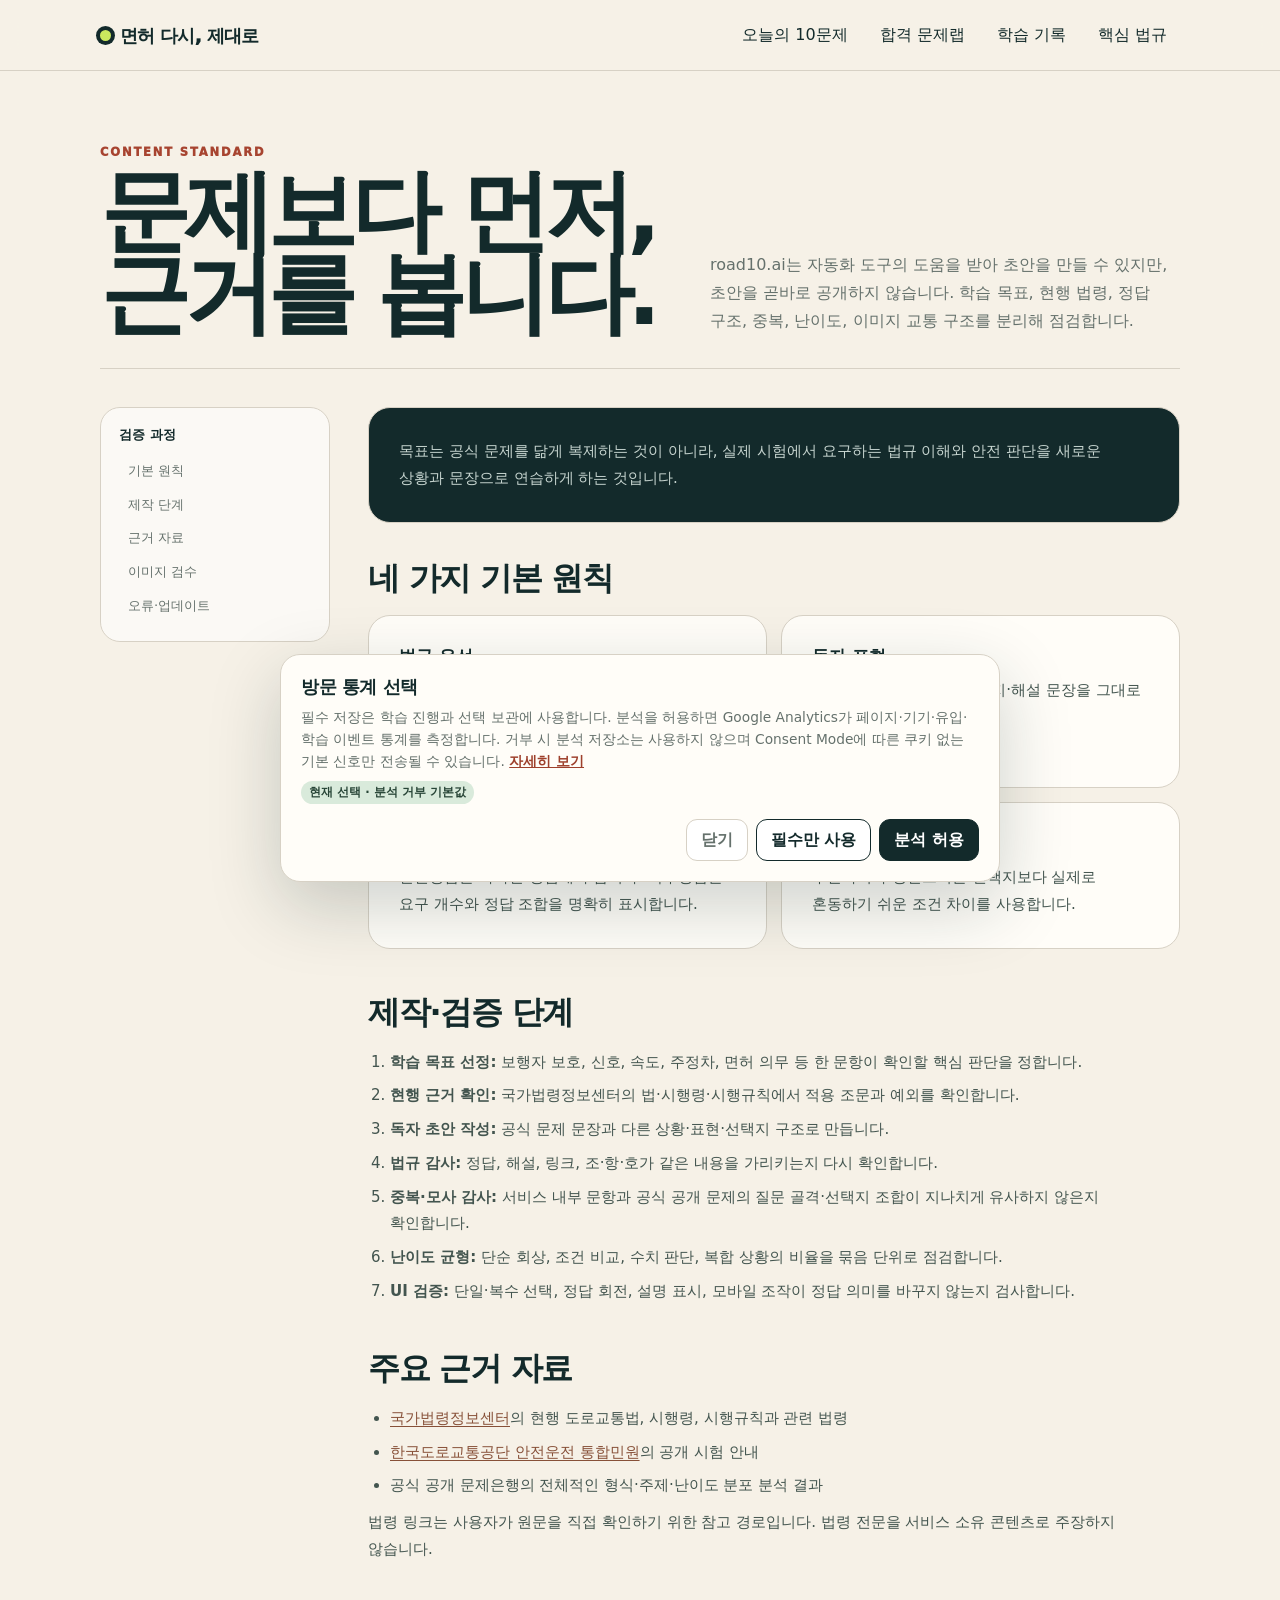
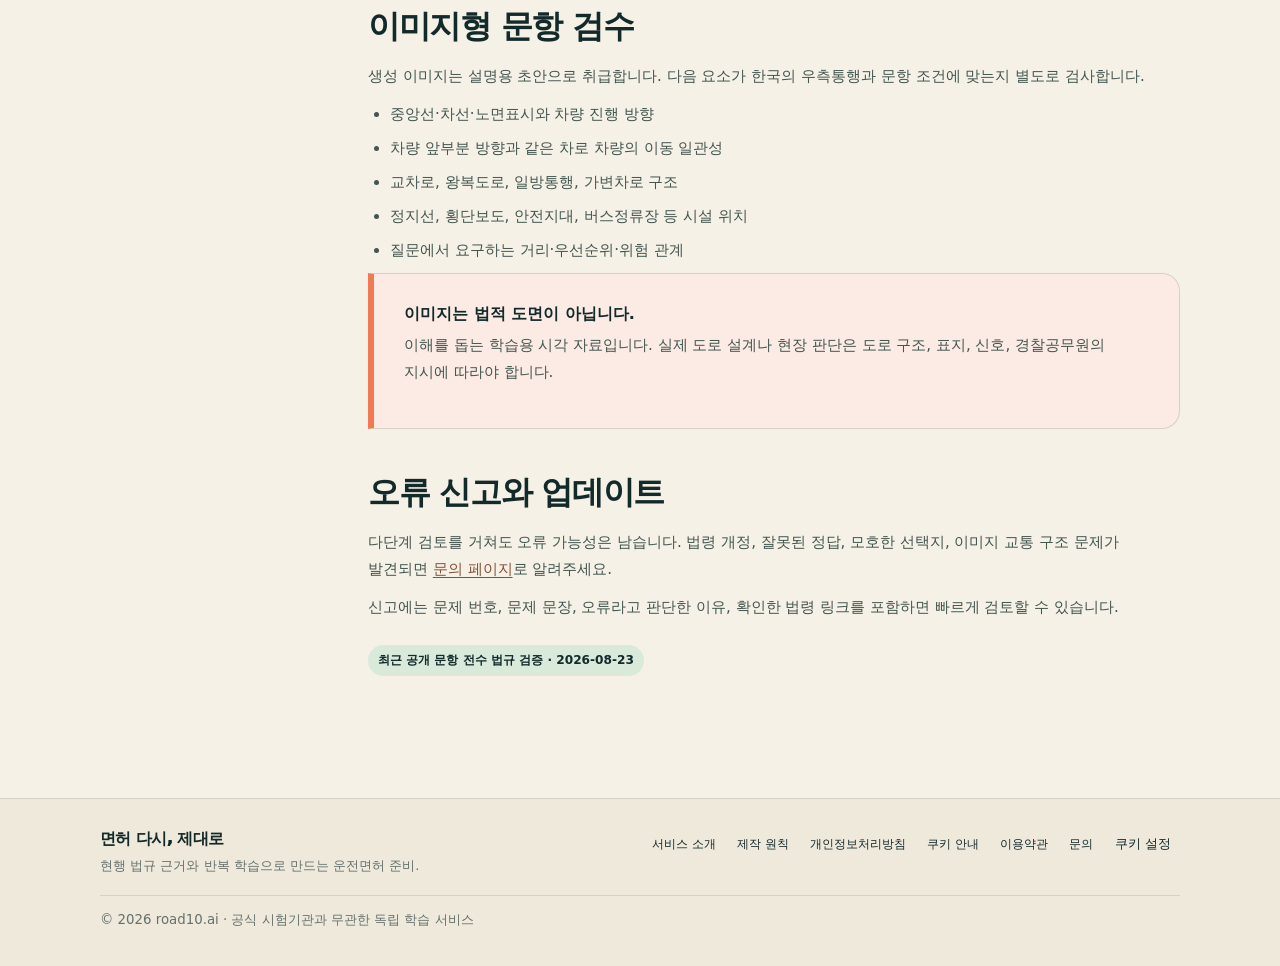
<file: methodology.html>
<!doctype html>
<html lang="ko">
<head>
  <link rel="icon" href="/favicon.svg" type="image/svg+xml">
  <link rel="icon" href="/favicon.ico" sizes="any">
  <link rel="apple-touch-icon" href="/apple-touch-icon.png">
  <script src="/analytics.js"></script>
  <meta charset="utf-8"><meta name="viewport" content="width=device-width,initial-scale=1"><meta name="theme-color" content="#132a2b">
  <meta name="description" content="road10.ai 독자 운전면허 문항의 제작, 법규 검증, 중복 점검, 이미지 검수 원칙을 공개합니다."><meta name="google-adsense-account" content="ca-pub-7228921308405767"><meta name="robots" content="index,follow"><link rel="canonical" href="https://road10.ai/methodology.html">
  <meta property="og:type" content="article"><meta property="og:locale" content="ko_KR"><meta property="og:site_name" content="면허 다시, 제대로"><meta property="og:title" content="문항 제작·검증 원칙 · road10.ai"><meta property="og:description" content="독자 문제를 만들고 검증하는 과정을 공개합니다."><meta property="og:url" content="https://road10.ai/methodology.html"><meta property="og:image" content="https://road10.ai/og.png"><meta name="twitter:card" content="summary_large_image"><meta name="twitter:title" content="문항 제작·검증 원칙 · road10.ai"><meta name="twitter:description" content="독자 문제를 만들고 검증하는 과정을 공개합니다."><meta name="twitter:image" content="https://road10.ai/og.png">
  <title>문항 제작·검증 원칙 · 면허 다시, 제대로</title><link rel="stylesheet" href="site-info.css">
</head>
<body>
  <nav class="top" aria-label="주 메뉴"><div class="top-in"><a class="brand" href="index.html">면허 다시, 제대로</a><button class="menu-toggle" id="menuToggle" type="button" aria-label="메뉴 열기" aria-expanded="false" aria-controls="mainNav"><span></span><span></span><span></span></button><div class="nav" id="mainNav"><a href="driving-study-project/study.html#quiz">오늘의 10문제</a><a href="driving-study-project/original-pilot.html">합격 문제랩</a><a href="driving-study-project/original-pilot.html#records">학습 기록</a><a href="driving-study-project/study.html#laws">핵심 법규</a></div></div></nav>
  <main class="info-main"><header class="info-hero"><div><div class="eyebrow">CONTENT STANDARD</div><h1>문제보다 먼저,<br>근거를 봅니다.</h1></div><p>road10.ai는 자동화 도구의 도움을 받아 초안을 만들 수 있지만, 초안을 곧바로 공개하지 않습니다. 학습 목표, 현행 법령, 정답 구조, 중복, 난이도, 이미지 교통 구조를 분리해 점검합니다.</p></header><div class="info-grid"><aside class="toc" aria-label="페이지 목차"><strong>검증 과정</strong><a href="#principles">기본 원칙</a><a href="#process">제작 단계</a><a href="#sources">근거 자료</a><a href="#images">이미지 검수</a><a href="#updates">오류·업데이트</a></aside><article class="content"><div class="lead-card"><p>목표는 공식 문제를 닮게 복제하는 것이 아니라, 실제 시험에서 요구하는 법규 이해와 안전 판단을 새로운 상황과 문장으로 연습하게 하는 것입니다.</p></div><section id="principles"><h2>네 가지 기본 원칙</h2><div class="method-grid"><div class="method-card"><h3>법규 우선</h3><p>정답을 먼저 정한 뒤 근거를 찾지 않습니다. 적용 조문과 조건을 확인한 후 질문과 선택지를 구성합니다.</p></div><div class="method-card"><h3>독자 표현</h3><p>공식 문제은행의 질문·선택지·해설 문장을 그대로 복제하지 않습니다.</p></div><div class="method-card"><h3>정답의 유일성</h3><p>단일정답은 하나만 성립해야 합니다. 복수정답은 요구 개수와 정답 조합을 명확히 표시합니다.</p></div><div class="method-card"><h3>오답도 설명 가능하게</h3><p>무관하거나 장난스러운 선택지보다 실제로 혼동하기 쉬운 조건 차이를 사용합니다.</p></div></div></section><section id="process"><h2>제작·검증 단계</h2><ol><li><strong>학습 목표 선정:</strong> 보행자 보호, 신호, 속도, 주정차, 면허 의무 등 한 문항이 확인할 핵심 판단을 정합니다.</li><li><strong>현행 근거 확인:</strong> 국가법령정보센터의 법·시행령·시행규칙에서 적용 조문과 예외를 확인합니다.</li><li><strong>독자 초안 작성:</strong> 공식 문제 문장과 다른 상황·표현·선택지 구조로 만듭니다.</li><li><strong>법규 감사:</strong> 정답, 해설, 링크, 조·항·호가 같은 내용을 가리키는지 다시 확인합니다.</li><li><strong>중복·모사 감사:</strong> 서비스 내부 문항과 공식 공개 문제의 질문 골격·선택지 조합이 지나치게 유사하지 않은지 확인합니다.</li><li><strong>난이도 균형:</strong> 단순 회상, 조건 비교, 수치 판단, 복합 상황의 비율을 묶음 단위로 점검합니다.</li><li><strong>UI 검증:</strong> 단일·복수 선택, 정답 회전, 설명 표시, 모바일 조작이 정답 의미를 바꾸지 않는지 검사합니다.</li></ol></section><section id="sources"><h2>주요 근거 자료</h2><ul><li><a href="https://www.law.go.kr" target="_blank" rel="noopener">국가법령정보센터</a>의 현행 도로교통법, 시행령, 시행규칙과 관련 법령</li><li><a href="https://www.safedriving.or.kr" target="_blank" rel="noopener">한국도로교통공단 안전운전 통합민원</a>의 공개 시험 안내</li><li>공식 공개 문제은행의 전체적인 형식·주제·난이도 분포 분석 결과</li></ul><p>법령 링크는 사용자가 원문을 직접 확인하기 위한 참고 경로입니다. 법령 전문을 서비스 소유 콘텐츠로 주장하지 않습니다.</p></section><section id="images"><h2>이미지형 문항 검수</h2><p>생성 이미지는 설명용 초안으로 취급합니다. 다음 요소가 한국의 우측통행과 문항 조건에 맞는지 별도로 검사합니다.</p><ul><li>중앙선·차선·노면표시와 차량 진행 방향</li><li>차량 앞부분 방향과 같은 차로 차량의 이동 일관성</li><li>교차로, 왕복도로, 일방통행, 가변차로 구조</li><li>정지선, 횡단보도, 안전지대, 버스정류장 등 시설 위치</li><li>질문에서 요구하는 거리·우선순위·위험 관계</li></ul><div class="notice"><strong>이미지는 법적 도면이 아닙니다.</strong><p>이해를 돕는 학습용 시각 자료입니다. 실제 도로 설계나 현장 판단은 도로 구조, 표지, 신호, 경찰공무원의 지시에 따라야 합니다.</p></div></section><section id="updates"><h2>오류 신고와 업데이트</h2><p>다단계 검토를 거쳐도 오류 가능성은 남습니다. 법령 개정, 잘못된 정답, 모호한 선택지, 이미지 교통 구조 문제가 발견되면 <a href="contact.html">문의 페이지</a>로 알려주세요.</p><p>신고에는 문제 번호, 문제 문장, 오류라고 판단한 이유, 확인한 법령 링크를 포함하면 빠르게 검토할 수 있습니다.</p><span class="update">최근 공개 문항 전수 법규 검증 · 2026-08-23</span></section></article></div></main>
  <footer class="site-footer"><div class="site-footer-inner"><div><a class="footer-brand" href="index.html">면허 다시, 제대로</a><p>현행 법규 근거와 반복 학습으로 만드는 운전면허 준비.</p></div><nav aria-label="하단 메뉴"><a href="about.html">서비스 소개</a><a href="methodology.html" aria-current="page">제작 원칙</a><a href="privacy.html">개인정보처리방침</a><a href="cookies.html">쿠키 안내</a><a href="terms.html">이용약관</a><a href="contact.html">문의</a></nav><small>© <span data-year></span> road10.ai · 공식 시험기관과 무관한 독립 학습 서비스</small></div></footer><script src="site-info.js"></script>
</body></html>
</file>
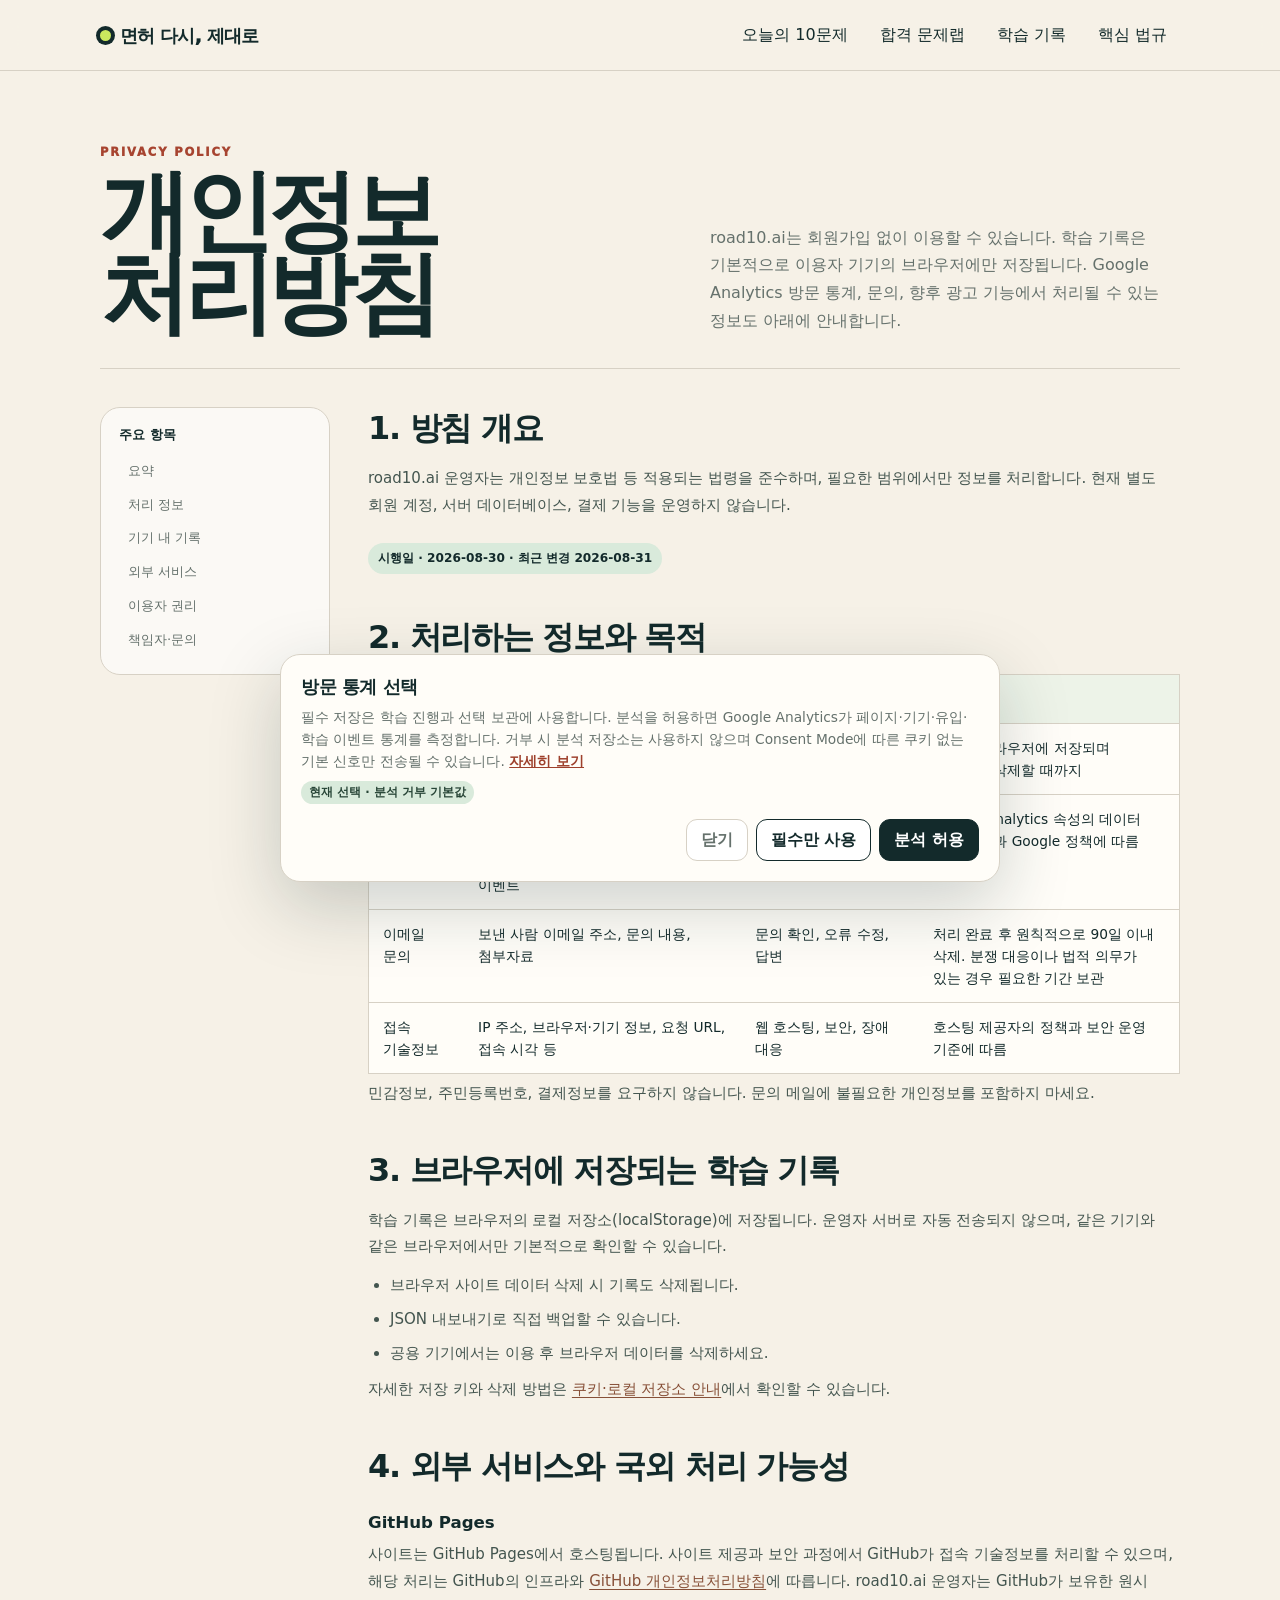
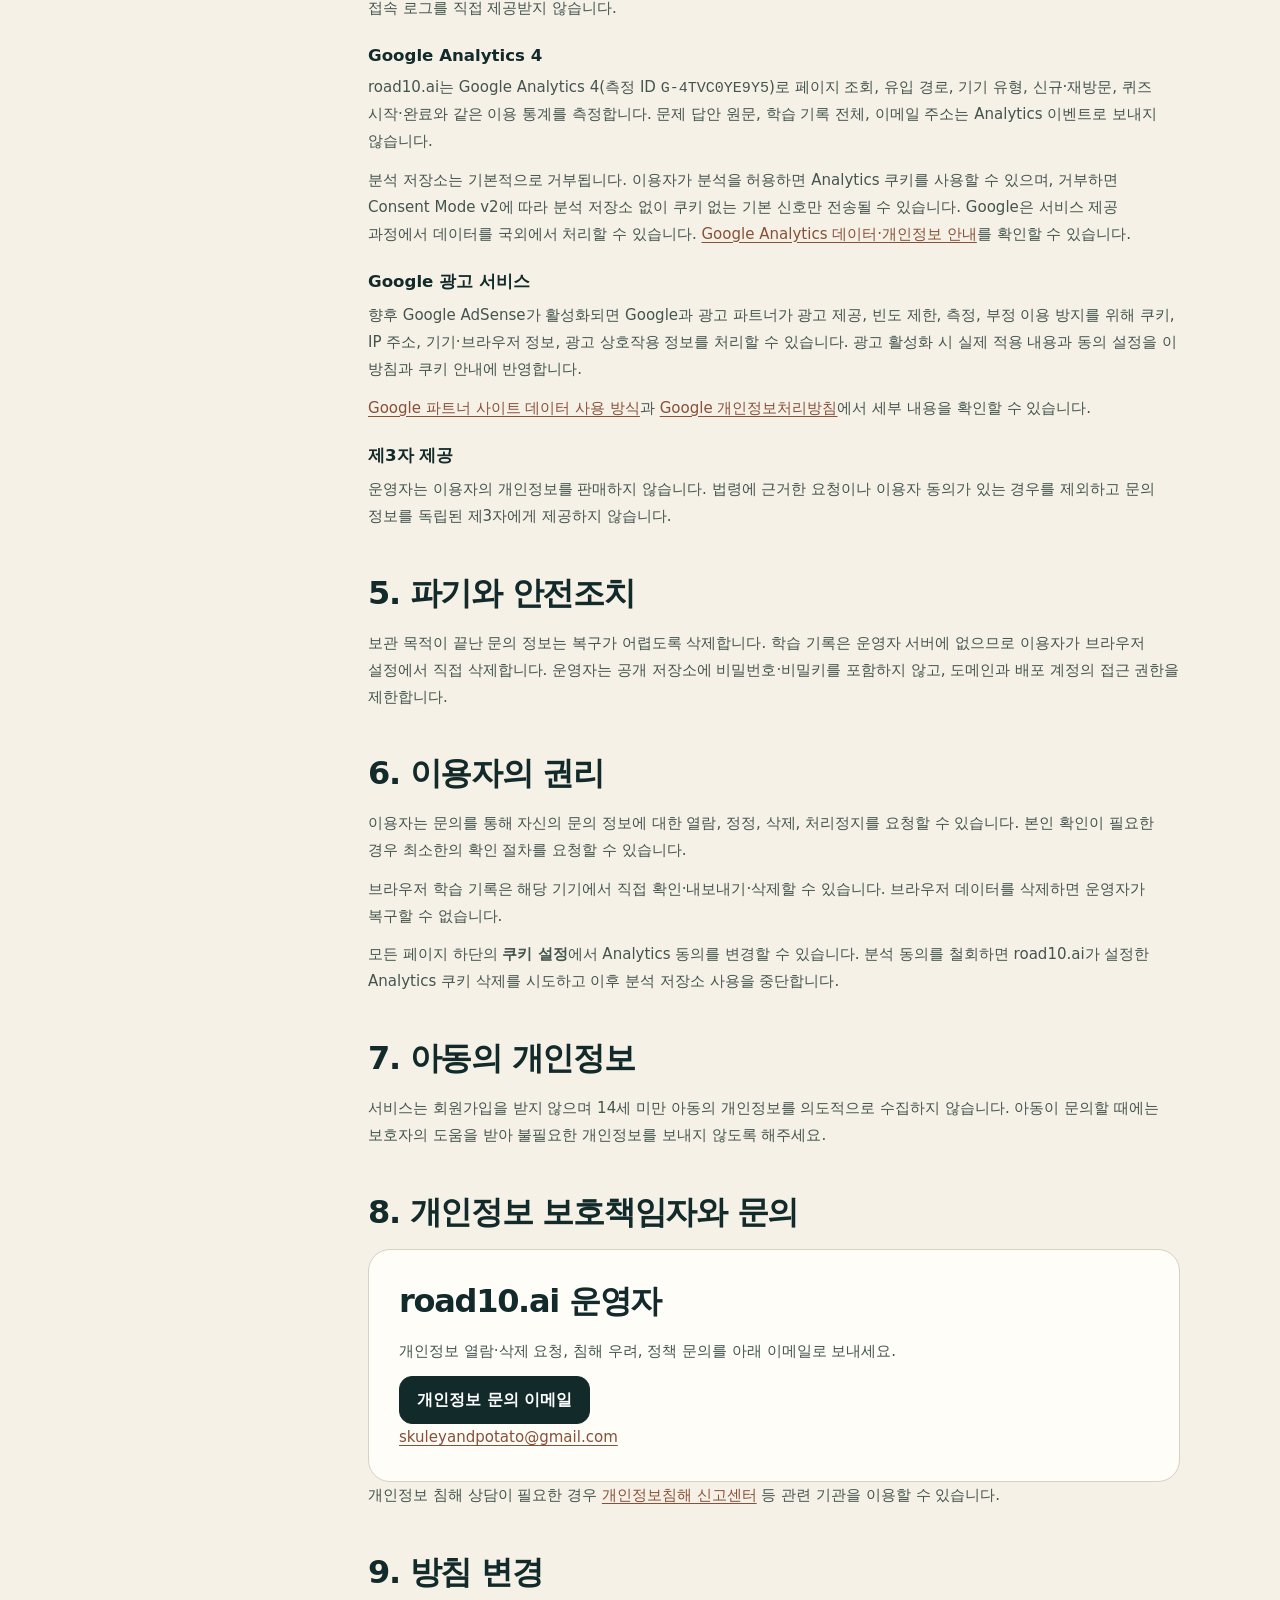
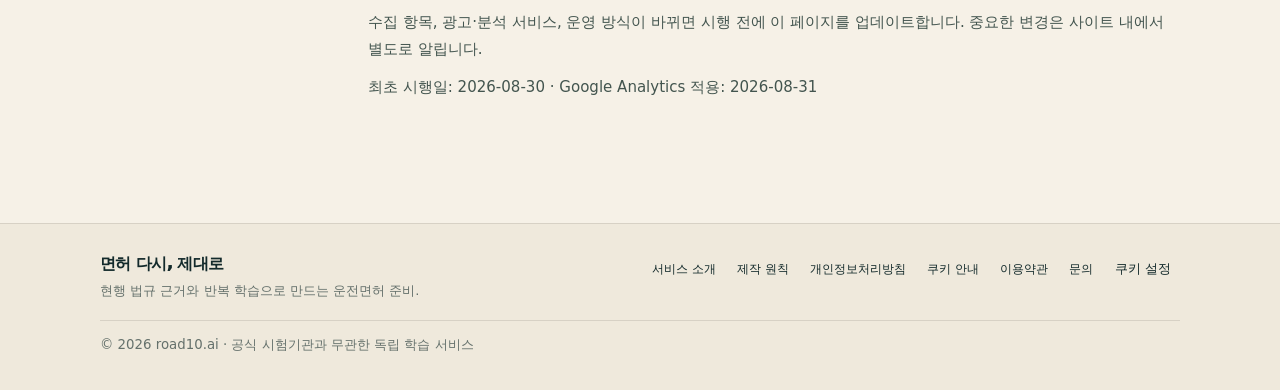
<file: privacy.html>
<!doctype html>
<html lang="ko">
  <head>
    <link rel="icon" href="/favicon.svg" type="image/svg+xml" />
    <link rel="icon" href="/favicon.ico" sizes="any" />
    <link rel="apple-touch-icon" href="/apple-touch-icon.png" />
    <script src="/analytics.js"></script>
    <meta charset="utf-8" />
    <meta name="viewport" content="width=device-width,initial-scale=1" />
    <meta name="theme-color" content="#132a2b" />
    <meta
      name="description"
      content="road10.ai 개인정보처리방침. 브라우저 학습 기록, Google Analytics, 문의 정보, 광고·쿠키 처리 방식을 안내합니다."
    />
    <meta name="google-adsense-account" content="ca-pub-7228921308405767" />
    <meta name="robots" content="index,follow" />
    <link rel="canonical" href="https://road10.ai/privacy.html" />
    <meta property="og:type" content="article" />
    <meta property="og:locale" content="ko_KR" />
    <meta property="og:site_name" content="면허 다시, 제대로" />
    <meta property="og:title" content="개인정보처리방침 · road10.ai" />
    <meta
      property="og:description"
      content="road10.ai의 개인정보 처리 기준을 확인하세요."
    />
    <meta property="og:url" content="https://road10.ai/privacy.html" />
    <meta property="og:image" content="https://road10.ai/og.png" />
    <meta name="twitter:card" content="summary_large_image" />
    <meta name="twitter:title" content="개인정보처리방침 · road10.ai" />
    <meta
      name="twitter:description"
      content="road10.ai의 개인정보 처리 기준을 확인하세요."
    />
    <meta name="twitter:image" content="https://road10.ai/og.png" />
    <title>개인정보처리방침 · 면허 다시, 제대로</title>
    <link rel="stylesheet" href="site-info.css" />
  </head>
  <body>
    <nav class="top" aria-label="주 메뉴">
      <div class="top-in">
        <a class="brand" href="index.html">면허 다시, 제대로</a
        ><button
          class="menu-toggle"
          id="menuToggle"
          type="button"
          aria-label="메뉴 열기"
          aria-expanded="false"
          aria-controls="mainNav"
        >
          <span></span><span></span><span></span>
        </button>
        <div class="nav" id="mainNav">
          <a href="driving-study-project/study.html#quiz">오늘의 10문제</a
          ><a href="driving-study-project/original-pilot.html">합격 문제랩</a
          ><a href="driving-study-project/original-pilot.html#records"
            >학습 기록</a
          ><a href="driving-study-project/study.html#laws">핵심 법규</a>
        </div>
      </div>
    </nav>
    <main class="info-main">
      <header class="info-hero">
        <div>
          <div class="eyebrow">PRIVACY POLICY</div>
          <h1>개인정보<br />처리방침</h1>
        </div>
        <p>
          road10.ai는 회원가입 없이 이용할 수 있습니다. 학습 기록은 기본적으로
          이용자 기기의 브라우저에만 저장됩니다. Google Analytics 방문 통계,
          문의, 향후 광고 기능에서 처리될 수 있는 정보도 아래에 안내합니다.
        </p>
      </header>
      <div class="info-grid">
        <aside class="toc" aria-label="페이지 목차">
          <strong>주요 항목</strong><a href="#summary">요약</a
          ><a href="#data">처리 정보</a><a href="#local">기기 내 기록</a
          ><a href="#third">외부 서비스</a><a href="#rights">이용자 권리</a
          ><a href="#contact">책임자·문의</a>
        </aside>
        <article class="content">
          <section id="summary">
            <h2>1. 방침 개요</h2>
            <p>
              road10.ai 운영자는 개인정보 보호법 등 적용되는 법령을 준수하며,
              필요한 범위에서만 정보를 처리합니다. 현재 별도 회원 계정, 서버
              데이터베이스, 결제 기능을 운영하지 않습니다.
            </p>
            <span class="update"
              >시행일 · 2026-08-30 · 최근 변경 2026-08-31</span
            >
          </section>
          <section id="data">
            <h2>2. 처리하는 정보와 목적</h2>
            <table class="data-table">
              <thead>
                <tr>
                  <th>구분</th>
                  <th>항목</th>
                  <th>목적</th>
                  <th>보관 기준</th>
                </tr>
              </thead>
              <tbody>
                <tr>
                  <td>학습 기록</td>
                  <td>문제 ID, 선택 답안, 정오답, 점수, 학습 날짜·시간</td>
                  <td>이어풀기, 점수·오답 기록, 학습 기록 백업</td>
                  <td>이용자 브라우저에 저장되며 이용자가 삭제할 때까지</td>
                </tr>
                <tr>
                  <td>방문·이용 통계</td>
                  <td>
                    페이지 주소와 제목, 유입 경로, 대략적인 지역, 기기·브라우저
                    정보, 퀴즈 시작·완료·정오답 여부 등 이용 이벤트
                  </td>
                  <td>
                    서비스 이용 현황, 유입 경로, 학습 흐름과 기능 개선 분석
                  </td>
                  <td>
                    Google Analytics 속성의 데이터 보관 설정과 Google 정책에
                    따름
                  </td>
                </tr>
                <tr>
                  <td>이메일 문의</td>
                  <td>보낸 사람 이메일 주소, 문의 내용, 첨부자료</td>
                  <td>문의 확인, 오류 수정, 답변</td>
                  <td>
                    처리 완료 후 원칙적으로 90일 이내 삭제. 분쟁 대응이나 법적
                    의무가 있는 경우 필요한 기간 보관
                  </td>
                </tr>
                <tr>
                  <td>접속 기술정보</td>
                  <td>IP 주소, 브라우저·기기 정보, 요청 URL, 접속 시각 등</td>
                  <td>웹 호스팅, 보안, 장애 대응</td>
                  <td>호스팅 제공자의 정책과 보안 운영 기준에 따름</td>
                </tr>
              </tbody>
            </table>
            <p>
              민감정보, 주민등록번호, 결제정보를 요구하지 않습니다. 문의 메일에
              불필요한 개인정보를 포함하지 마세요.
            </p>
          </section>
          <section id="local">
            <h2>3. 브라우저에 저장되는 학습 기록</h2>
            <p>
              학습 기록은 브라우저의 로컬 저장소(localStorage)에 저장됩니다.
              운영자 서버로 자동 전송되지 않으며, 같은 기기와 같은
              브라우저에서만 기본적으로 확인할 수 있습니다.
            </p>
            <ul>
              <li>브라우저 사이트 데이터 삭제 시 기록도 삭제됩니다.</li>
              <li>JSON 내보내기로 직접 백업할 수 있습니다.</li>
              <li>공용 기기에서는 이용 후 브라우저 데이터를 삭제하세요.</li>
            </ul>
            <p>
              자세한 저장 키와 삭제 방법은
              <a href="cookies.html">쿠키·로컬 저장소 안내</a>에서 확인할 수
              있습니다.
            </p>
          </section>
          <section id="third">
            <h2>4. 외부 서비스와 국외 처리 가능성</h2>
            <h3>GitHub Pages</h3>
            <p>
              사이트는 GitHub Pages에서 호스팅됩니다. 사이트 제공과 보안
              과정에서 GitHub가 접속 기술정보를 처리할 수 있으며, 해당 처리는
              GitHub의 인프라와
              <a
                href="https://docs.github.com/en/site-policy/privacy-policies/github-general-privacy-statement"
                target="_blank"
                rel="noopener"
                >GitHub 개인정보처리방침</a
              >에 따릅니다. road10.ai 운영자는 GitHub가 보유한 원시 접속 로그를
              직접 제공받지 않습니다.
            </p>
            <h3>Google Analytics 4</h3>
            <p>
              road10.ai는 Google Analytics 4(측정 ID
              <code>G-4TVC0YE9Y5</code>)로 페이지 조회, 유입 경로, 기기 유형,
              신규·재방문, 퀴즈 시작·완료와 같은 이용 통계를 측정합니다. 문제
              답안 원문, 학습 기록 전체, 이메일 주소는 Analytics 이벤트로 보내지
              않습니다.
            </p>
            <p>
              분석 저장소는 기본적으로 거부됩니다. 이용자가 분석을 허용하면
              Analytics 쿠키를 사용할 수 있으며, 거부하면 Consent Mode v2에 따라
              분석 저장소 없이 쿠키 없는 기본 신호만 전송될 수 있습니다.
              Google은 서비스 제공 과정에서 데이터를 국외에서 처리할 수
              있습니다.
              <a
                href="https://support.google.com/analytics/answer/12017362?hl=ko"
                target="_blank"
                rel="noopener"
                >Google Analytics 데이터·개인정보 안내</a
              >를 확인할 수 있습니다.
            </p>
            <h3>Google 광고 서비스</h3>
            <p>
              향후 Google AdSense가 활성화되면 Google과 광고 파트너가 광고 제공,
              빈도 제한, 측정, 부정 이용 방지를 위해 쿠키, IP 주소,
              기기·브라우저 정보, 광고 상호작용 정보를 처리할 수 있습니다. 광고
              활성화 시 실제 적용 내용과 동의 설정을 이 방침과 쿠키 안내에
              반영합니다.
            </p>
            <p>
              <a
                href="https://policies.google.com/technologies/partner-sites?hl=ko"
                target="_blank"
                rel="noopener"
                >Google 파트너 사이트 데이터 사용 방식</a
              >과
              <a
                href="https://policies.google.com/privacy?hl=ko"
                target="_blank"
                rel="noopener"
                >Google 개인정보처리방침</a
              >에서 세부 내용을 확인할 수 있습니다.
            </p>
            <h3>제3자 제공</h3>
            <p>
              운영자는 이용자의 개인정보를 판매하지 않습니다. 법령에 근거한
              요청이나 이용자 동의가 있는 경우를 제외하고 문의 정보를 독립된
              제3자에게 제공하지 않습니다.
            </p>
          </section>
          <section id="security">
            <h2>5. 파기와 안전조치</h2>
            <p>
              보관 목적이 끝난 문의 정보는 복구가 어렵도록 삭제합니다. 학습
              기록은 운영자 서버에 없으므로 이용자가 브라우저 설정에서 직접
              삭제합니다. 운영자는 공개 저장소에 비밀번호·비밀키를 포함하지
              않고, 도메인과 배포 계정의 접근 권한을 제한합니다.
            </p>
          </section>
          <section id="rights">
            <h2>6. 이용자의 권리</h2>
            <p>
              이용자는 문의를 통해 자신의 문의 정보에 대한 열람, 정정, 삭제,
              처리정지를 요청할 수 있습니다. 본인 확인이 필요한 경우 최소한의
              확인 절차를 요청할 수 있습니다.
            </p>
            <p>
              브라우저 학습 기록은 해당 기기에서 직접 확인·내보내기·삭제할 수
              있습니다. 브라우저 데이터를 삭제하면 운영자가 복구할 수 없습니다.
            </p>
            <p>
              모든 페이지 하단의 <strong>쿠키 설정</strong>에서 Analytics 동의를
              변경할 수 있습니다. 분석 동의를 철회하면 road10.ai가 설정한
              Analytics 쿠키 삭제를 시도하고 이후 분석 저장소 사용을 중단합니다.
            </p>
          </section>
          <section id="children">
            <h2>7. 아동의 개인정보</h2>
            <p>
              서비스는 회원가입을 받지 않으며 14세 미만 아동의 개인정보를
              의도적으로 수집하지 않습니다. 아동이 문의할 때에는 보호자의 도움을
              받아 불필요한 개인정보를 보내지 않도록 해주세요.
            </p>
          </section>
          <section id="contact">
            <h2>8. 개인정보 보호책임자와 문의</h2>
            <div class="contact-card">
              <h2>road10.ai 운영자</h2>
              <p>
                개인정보 열람·삭제 요청, 침해 우려, 정책 문의를 아래 이메일로
                보내세요.
              </p>
              <a
                class="button"
                href="mailto:skuleyandpotato@gmail.com?subject=%5Broad10.ai%20개인정보%20문의%5D"
                >개인정보 문의 이메일</a
              >
              <p>
                <a href="mailto:skuleyandpotato@gmail.com"
                  >skuleyandpotato@gmail.com</a
                >
              </p>
            </div>
            <p>
              개인정보 침해 상담이 필요한 경우
              <a
                href="https://privacy.kisa.or.kr"
                target="_blank"
                rel="noopener"
                >개인정보침해 신고센터</a
              >
              등 관련 기관을 이용할 수 있습니다.
            </p>
          </section>
          <section id="changes">
            <h2>9. 방침 변경</h2>
            <p>
              수집 항목, 광고·분석 서비스, 운영 방식이 바뀌면 시행 전에 이
              페이지를 업데이트합니다. 중요한 변경은 사이트 내에서 별도로
              알립니다.
            </p>
            <p>최초 시행일: 2026-08-30 · Google Analytics 적용: 2026-08-31</p>
          </section>
        </article>
      </div>
    </main>
    <footer class="site-footer">
      <div class="site-footer-inner">
        <div>
          <a class="footer-brand" href="index.html">면허 다시, 제대로</a>
          <p>현행 법규 근거와 반복 학습으로 만드는 운전면허 준비.</p>
        </div>
        <nav aria-label="하단 메뉴">
          <a href="about.html">서비스 소개</a
          ><a href="methodology.html">제작 원칙</a
          ><a href="privacy.html" aria-current="page">개인정보처리방침</a
          ><a href="cookies.html">쿠키 안내</a><a href="terms.html">이용약관</a
          ><a href="contact.html">문의</a>
        </nav>
        <small
          >© <span data-year></span> road10.ai · 공식 시험기관과 무관한 독립
          학습 서비스</small
        >
      </div>
    </footer>
    <script src="site-info.js"></script>
  </body>
</html>
</file>
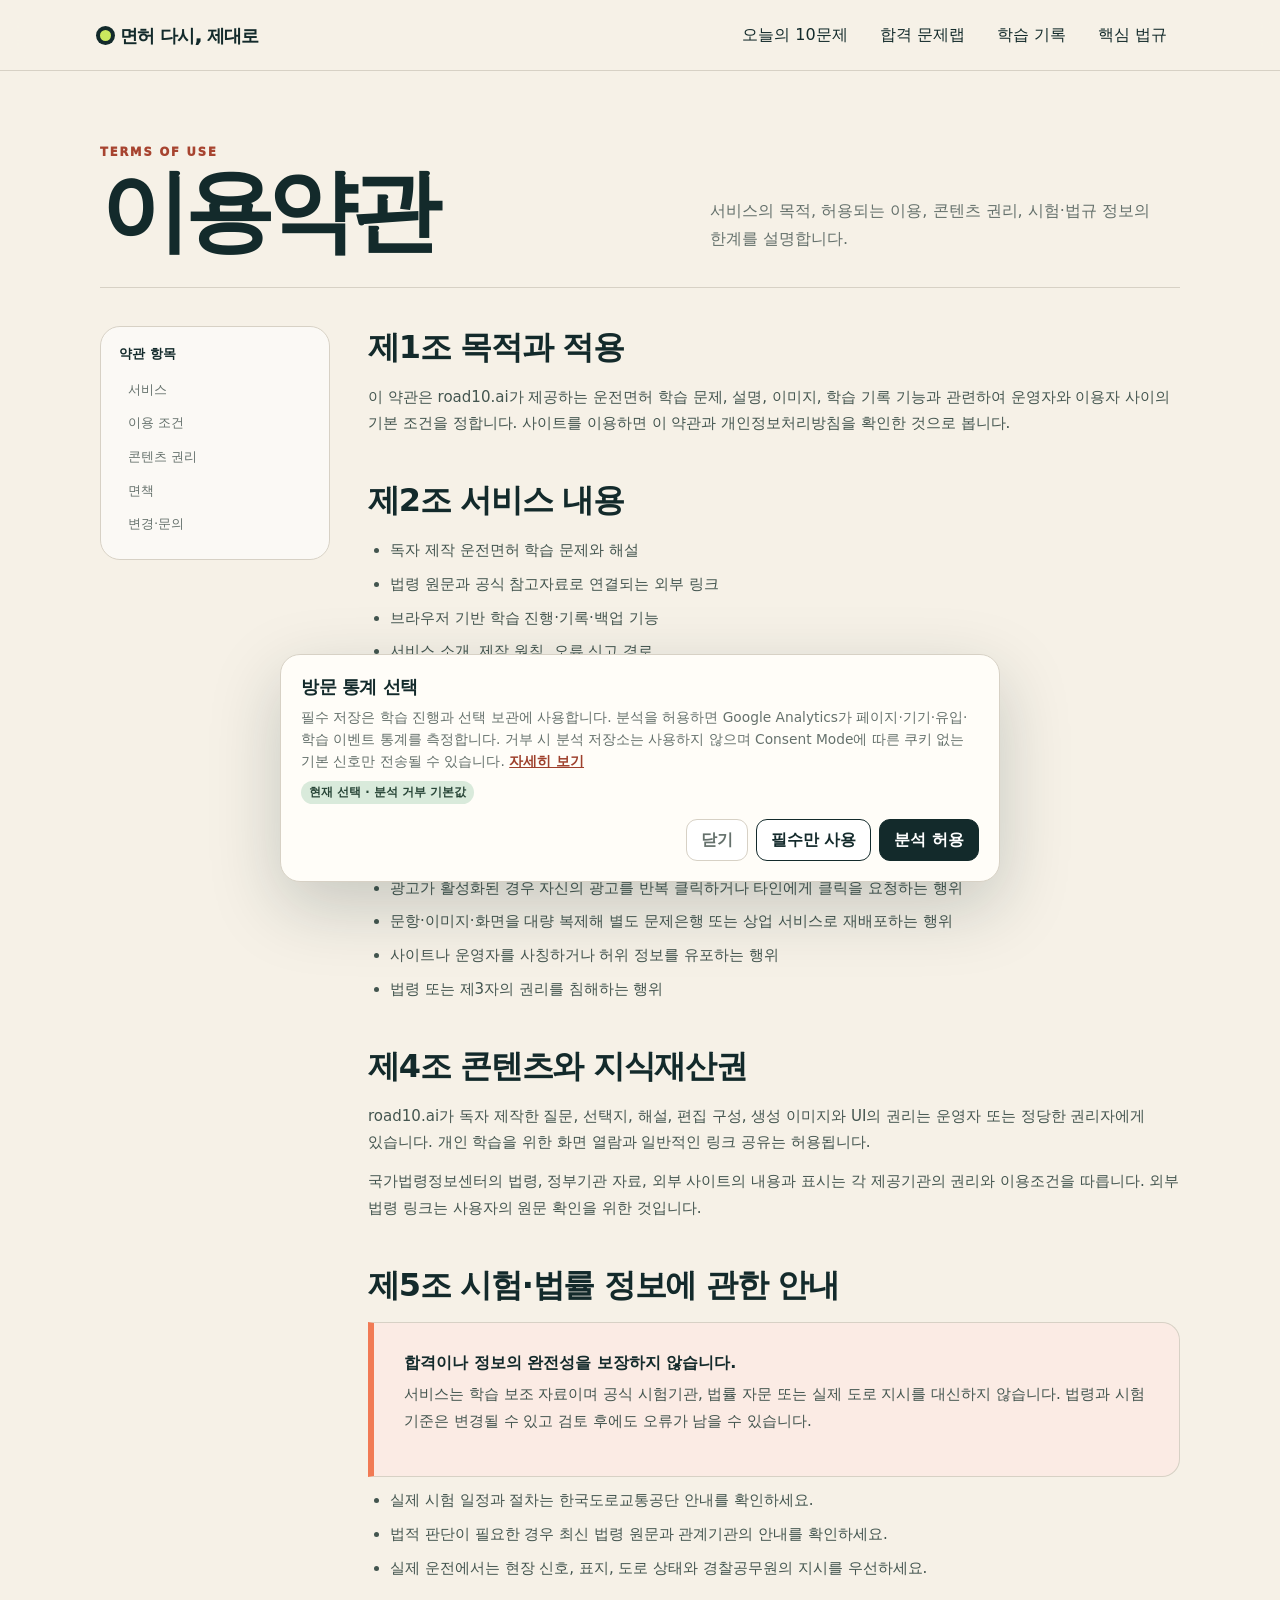
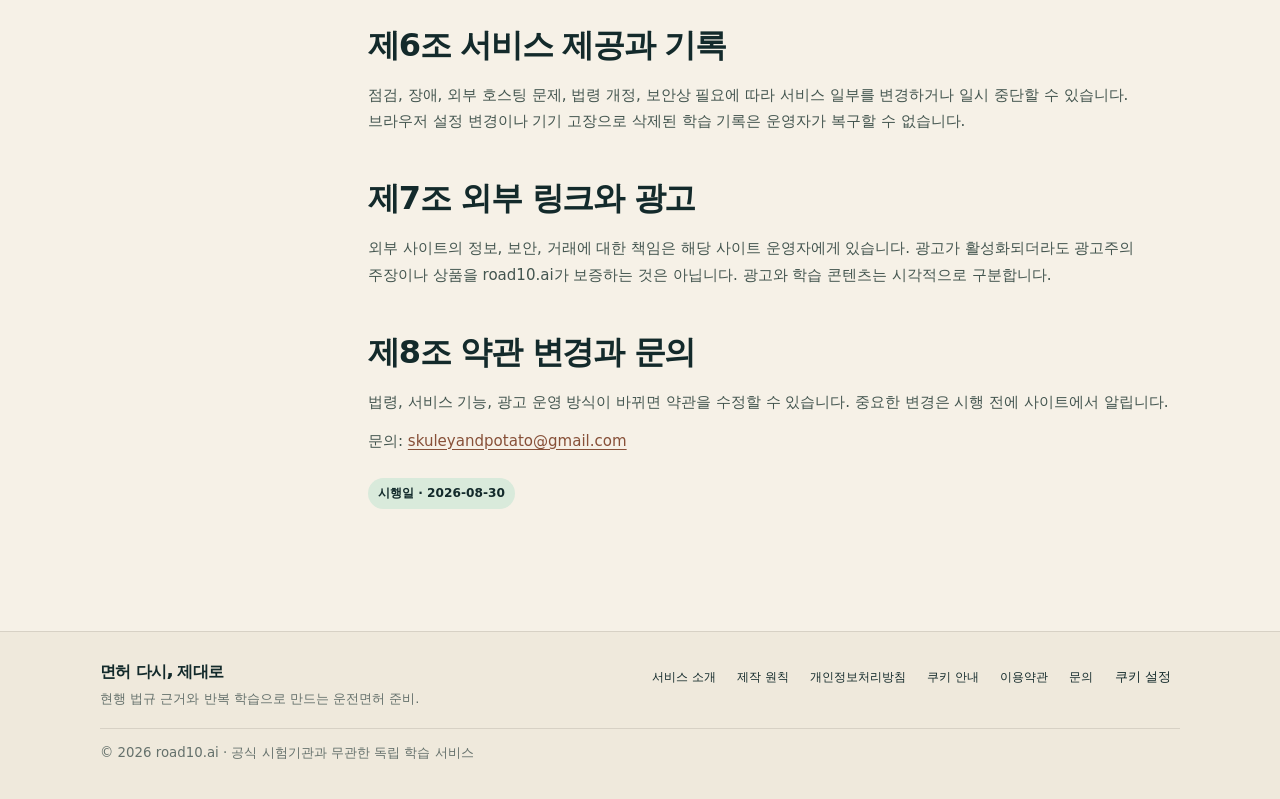
<file: terms.html>
<!doctype html>
<html lang="ko">
<head>
  <link rel="icon" href="/favicon.svg" type="image/svg+xml">
  <link rel="icon" href="/favicon.ico" sizes="any">
  <link rel="apple-touch-icon" href="/apple-touch-icon.png">
  <script src="/analytics.js"></script>
  <meta charset="utf-8"><meta name="viewport" content="width=device-width,initial-scale=1"><meta name="theme-color" content="#132a2b"><meta name="description" content="road10.ai 운전면허 학습 서비스 이용약관과 책임 범위를 안내합니다."><meta name="google-adsense-account" content="ca-pub-7228921308405767"><meta name="robots" content="index,follow"><link rel="canonical" href="https://road10.ai/terms.html">
  <meta property="og:type" content="article"><meta property="og:locale" content="ko_KR"><meta property="og:site_name" content="면허 다시, 제대로"><meta property="og:title" content="이용약관 · road10.ai"><meta property="og:description" content="road10.ai 학습 서비스의 이용 조건과 책임 범위입니다."><meta property="og:url" content="https://road10.ai/terms.html"><meta property="og:image" content="https://road10.ai/og.png"><meta name="twitter:card" content="summary_large_image"><meta name="twitter:title" content="이용약관 · road10.ai"><meta name="twitter:description" content="road10.ai 학습 서비스의 이용 조건과 책임 범위입니다."><meta name="twitter:image" content="https://road10.ai/og.png">
  <title>이용약관 · 면허 다시, 제대로</title><link rel="stylesheet" href="site-info.css">
</head>
<body>
  <nav class="top" aria-label="주 메뉴"><div class="top-in"><a class="brand" href="index.html">면허 다시, 제대로</a><button class="menu-toggle" id="menuToggle" type="button" aria-label="메뉴 열기" aria-expanded="false" aria-controls="mainNav"><span></span><span></span><span></span></button><div class="nav" id="mainNav"><a href="driving-study-project/study.html#quiz">오늘의 10문제</a><a href="driving-study-project/original-pilot.html">합격 문제랩</a><a href="driving-study-project/original-pilot.html#records">학습 기록</a><a href="driving-study-project/study.html#laws">핵심 법규</a></div></div></nav>
  <main class="info-main"><header class="info-hero"><div><div class="eyebrow">TERMS OF USE</div><h1>이용약관</h1></div><p>서비스의 목적, 허용되는 이용, 콘텐츠 권리, 시험·법규 정보의 한계를 설명합니다.</p></header><div class="info-grid"><aside class="toc" aria-label="페이지 목차"><strong>약관 항목</strong><a href="#service">서비스</a><a href="#use">이용 조건</a><a href="#content">콘텐츠 권리</a><a href="#disclaimer">면책</a><a href="#changes">변경·문의</a></aside><article class="content"><section id="service"><h2>제1조 목적과 적용</h2><p>이 약관은 road10.ai가 제공하는 운전면허 학습 문제, 설명, 이미지, 학습 기록 기능과 관련하여 운영자와 이용자 사이의 기본 조건을 정합니다. 사이트를 이용하면 이 약관과 개인정보처리방침을 확인한 것으로 봅니다.</p></section><section><h2>제2조 서비스 내용</h2><ul><li>독자 제작 운전면허 학습 문제와 해설</li><li>법령 원문과 공식 참고자료로 연결되는 외부 링크</li><li>브라우저 기반 학습 진행·기록·백업 기능</li><li>서비스 소개, 제작 원칙, 오류 신고 경로</li></ul><p>회원가입과 유료 결제 기능은 현재 제공하지 않습니다.</p></section><section id="use"><h2>제3조 이용자의 책임</h2><p>이용자는 서비스를 개인 학습 목적으로 사용할 수 있습니다. 다음 행위를 해서는 안 됩니다.</p><ul><li>서비스를 방해하는 자동 요청, 크롤링, 공격 또는 비정상 트래픽 생성</li><li>광고가 활성화된 경우 자신의 광고를 반복 클릭하거나 타인에게 클릭을 요청하는 행위</li><li>문항·이미지·화면을 대량 복제해 별도 문제은행 또는 상업 서비스로 재배포하는 행위</li><li>사이트나 운영자를 사칭하거나 허위 정보를 유포하는 행위</li><li>법령 또는 제3자의 권리를 침해하는 행위</li></ul></section><section id="content"><h2>제4조 콘텐츠와 지식재산권</h2><p>road10.ai가 독자 제작한 질문, 선택지, 해설, 편집 구성, 생성 이미지와 UI의 권리는 운영자 또는 정당한 권리자에게 있습니다. 개인 학습을 위한 화면 열람과 일반적인 링크 공유는 허용됩니다.</p><p>국가법령정보센터의 법령, 정부기관 자료, 외부 사이트의 내용과 표시는 각 제공기관의 권리와 이용조건을 따릅니다. 외부 법령 링크는 사용자의 원문 확인을 위한 것입니다.</p></section><section id="disclaimer"><h2>제5조 시험·법률 정보에 관한 안내</h2><div class="notice"><strong>합격이나 정보의 완전성을 보장하지 않습니다.</strong><p>서비스는 학습 보조 자료이며 공식 시험기관, 법률 자문 또는 실제 도로 지시를 대신하지 않습니다. 법령과 시험 기준은 변경될 수 있고 검토 후에도 오류가 남을 수 있습니다.</p></div><ul><li>실제 시험 일정과 절차는 한국도로교통공단 안내를 확인하세요.</li><li>법적 판단이 필요한 경우 최신 법령 원문과 관계기관의 안내를 확인하세요.</li><li>실제 운전에서는 현장 신호, 표지, 도로 상태와 경찰공무원의 지시를 우선하세요.</li></ul></section><section><h2>제6조 서비스 제공과 기록</h2><p>점검, 장애, 외부 호스팅 문제, 법령 개정, 보안상 필요에 따라 서비스 일부를 변경하거나 일시 중단할 수 있습니다. 브라우저 설정 변경이나 기기 고장으로 삭제된 학습 기록은 운영자가 복구할 수 없습니다.</p></section><section><h2>제7조 외부 링크와 광고</h2><p>외부 사이트의 정보, 보안, 거래에 대한 책임은 해당 사이트 운영자에게 있습니다. 광고가 활성화되더라도 광고주의 주장이나 상품을 road10.ai가 보증하는 것은 아닙니다. 광고와 학습 콘텐츠는 시각적으로 구분합니다.</p></section><section id="changes"><h2>제8조 약관 변경과 문의</h2><p>법령, 서비스 기능, 광고 운영 방식이 바뀌면 약관을 수정할 수 있습니다. 중요한 변경은 시행 전에 사이트에서 알립니다.</p><p>문의: <a href="mailto:skuleyandpotato@gmail.com">skuleyandpotato@gmail.com</a></p><span class="update">시행일 · 2026-08-30</span></section></article></div></main>
  <footer class="site-footer"><div class="site-footer-inner"><div><a class="footer-brand" href="index.html">면허 다시, 제대로</a><p>현행 법규 근거와 반복 학습으로 만드는 운전면허 준비.</p></div><nav aria-label="하단 메뉴"><a href="about.html">서비스 소개</a><a href="methodology.html">제작 원칙</a><a href="privacy.html">개인정보처리방침</a><a href="cookies.html">쿠키 안내</a><a href="terms.html" aria-current="page">이용약관</a><a href="contact.html">문의</a></nav><small>© <span data-year></span> road10.ai · 공식 시험기관과 무관한 독립 학습 서비스</small></div></footer><script src="site-info.js"></script>
</body></html>
</file>
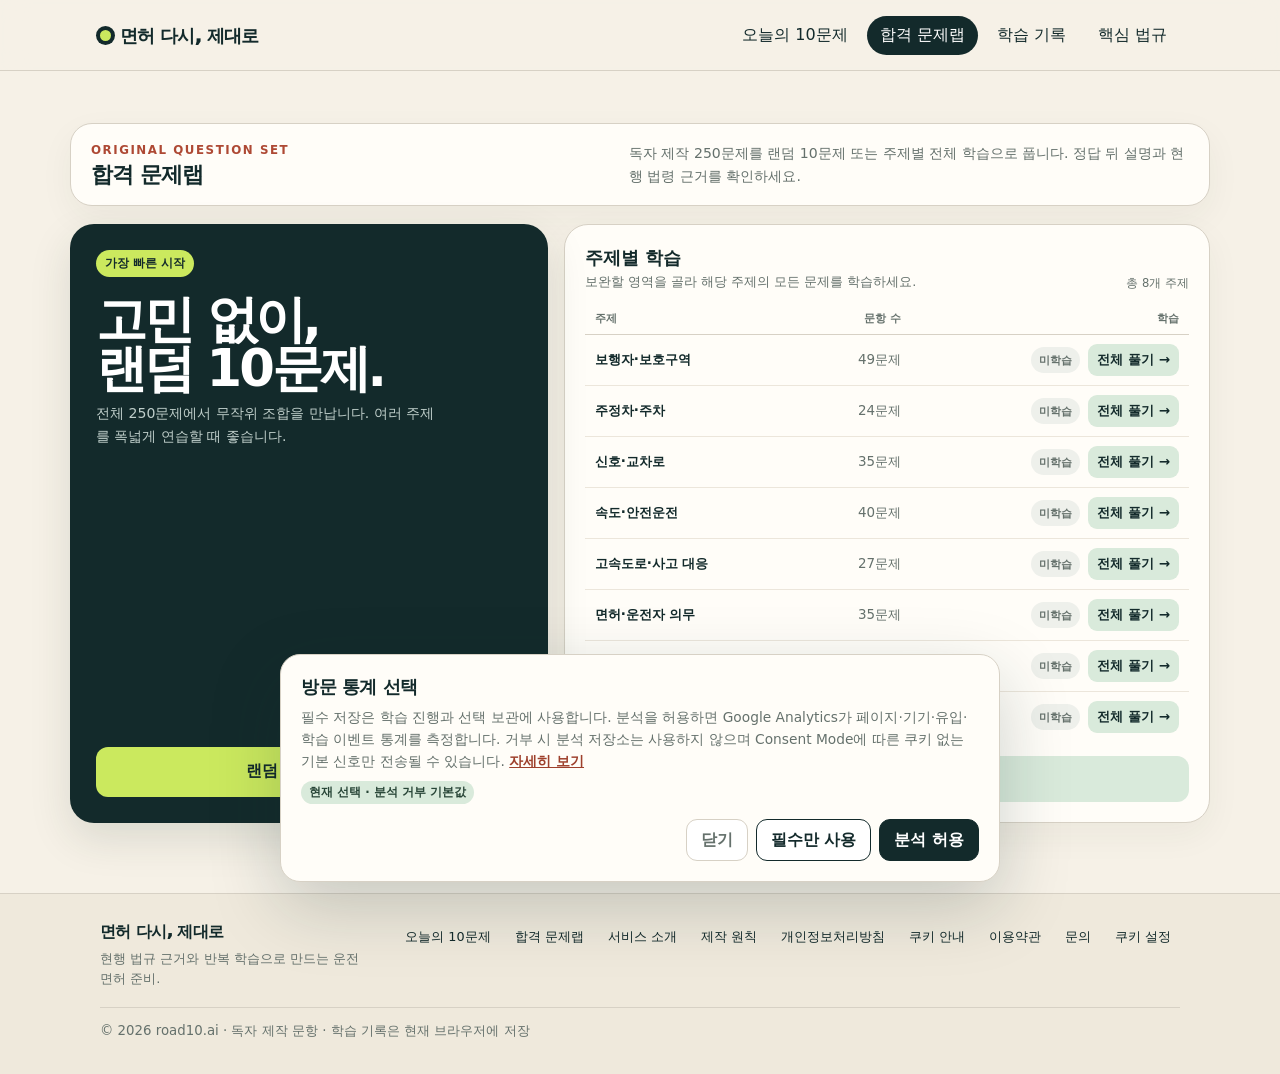
<file: driving-study-project/original-pilot.html>
<!doctype html>
<html lang="ko">
<head>
  <link rel="icon" href="/favicon.svg" type="image/svg+xml">
  <link rel="icon" href="/favicon.ico" sizes="any">
  <link rel="apple-touch-icon" href="/apple-touch-icon.png">
  <script src="/analytics.js"></script>
  <meta charset="utf-8"><meta name="viewport" content="width=device-width,initial-scale=1"><meta name="theme-color" content="#132a2b"><meta name="description" content="현행 법규 기반 독자 제작 운전면허 250문제를 랜덤 10문제 또는 주제별 전체 학습으로 풀고 기록을 확인하세요."><meta name="google-adsense-account" content="ca-pub-7228921308405767"><meta name="robots" content="index,follow"><link rel="canonical" href="https://road10.ai/driving-study-project/original-pilot.html"><meta property="og:type" content="website"><meta property="og:locale" content="ko_KR"><meta property="og:site_name" content="면허 다시, 제대로"><meta property="og:title" content="합격 문제랩 · 면허 다시, 제대로"><meta property="og:description" content="독자 제작 250문제를 랜덤 10문제 또는 주제별 전체 학습으로 풀어보세요."><meta property="og:url" content="https://road10.ai/driving-study-project/original-pilot.html"><meta property="og:image" content="https://road10.ai/og.png"><meta name="twitter:card" content="summary_large_image"><meta name="twitter:title" content="합격 문제랩 · 면허 다시, 제대로"><meta name="twitter:description" content="독자 제작 250문제를 랜덤 10문제 또는 주제별 전체 학습으로 풀어보세요."><meta name="twitter:image" content="https://road10.ai/og.png"><title>합격 문제랩 · 면허 다시, 제대로</title>
  <style>
    [hidden]{display:none!important}
    :root{--ink:#132a2b;--paper:#f6f1e7;--card:#fffdf8;--line:#d7d1c5;--muted:#65716c;--mint:#d9eadb;--lime:#cbe95e;--orange:#f17a54;--road:#3f484a;--blue:#5ab0dd}*{box-sizing:border-box}body{margin:0;background:var(--paper);color:var(--ink);font-family:ui-rounded,"Apple SD Gothic Neo","Noto Sans KR",system-ui,sans-serif}button,a{font:inherit}.top{position:sticky;top:0;z-index:30;background:#f6f1e7e8;backdrop-filter:blur(14px);border-bottom:1px solid var(--line)}.top-in{max-width:1120px;margin:auto;min-height:70px;padding:12px 20px;display:flex;align-items:center;justify-content:space-between;gap:20px}.brand{font-weight:950;letter-spacing:-.04em;font-size:1.14rem}.menu-toggle{display:none;width:44px;height:44px;border:1px solid var(--line);border-radius:12px;background:#fff;cursor:pointer}.menu-toggle span{display:block;width:20px;height:2px;margin:4px auto;background:var(--ink);border-radius:2px}.nav{display:flex;gap:6px;flex-wrap:wrap}.nav a{color:inherit;text-decoration:none;padding:9px 13px;border-radius:999px;white-space:nowrap}.nav a:hover,.nav .active{background:var(--ink);color:#fff}main{max-width:1040px;margin:auto;padding:clamp(24px,5vw,52px) 20px}.hero{display:none}.eyebrow{font-weight:900;color:#ae4934;letter-spacing:.13em;font-size:.74rem}.hero h1{font-size:clamp(2.8rem,7vw,6rem);line-height:.9;letter-spacing:-.07em;margin:.55rem 0 0}.hero p{color:var(--muted);line-height:1.65;margin:0}.status{display:flex;gap:8px;flex-wrap:wrap;margin-top:12px}.pill{padding:7px 10px;background:#fff;border:1px solid var(--line);border-radius:999px;font-size:.78rem}.layout{display:grid;grid-template-columns:minmax(0,1fr);gap:18px}.card{background:var(--card);border:1px solid var(--line);border-radius:26px;padding:clamp(20px,4vw,36px);box-shadow:0 20px 60px #23382a12}.meta{display:flex;justify-content:space-between;gap:12px;color:var(--muted);font-size:.82rem}.tag{background:var(--mint);padding:6px 10px;border-radius:99px;font-weight:900;color:#274436}.question{font-size:clamp(1.3rem,2.8vw,1.8rem);line-height:1.42;letter-spacing:-.035em;margin:20px 0}.scene{height:290px;border-radius:18px;overflow:hidden;position:relative;background:#a7c89e;margin-bottom:18px;border:1px solid #a7b29f}.road{position:absolute;background:var(--road)}.road.h{height:120px;left:0;right:0;top:85px}.road.v{width:120px;top:0;bottom:0;left:calc(50% - 60px)}.lane-h{position:absolute;left:0;right:0;top:143px;border-top:4px dashed #f4d55e}.lane-v{position:absolute;top:0;bottom:0;left:calc(50% - 2px);border-left:4px dashed #f4d55e}.cross{position:absolute;left:calc(50% - 60px);top:48px;width:120px;height:45px;background:repeating-linear-gradient(90deg,#fff 0 11px,transparent 11px 19px)}.stopline{position:absolute;left:calc(50% - 58px);top:100px;width:116px;border-top:7px solid #fff}.car{position:absolute;width:42px;height:70px;border-radius:12px 12px 9px 9px;background:#f07a54;border:3px solid #263638;box-shadow:inset 0 13px #bfe0e7}.car::after{content:"";position:absolute;inset:19px 7px 22px;background:#efd96b;border-radius:4px}.ped{position:absolute;width:25px;height:25px;border-radius:50%;background:#263638}.ped::after{content:"";position:absolute;left:8px;top:20px;width:9px;height:36px;border-radius:5px;background:#263638}.emergency{position:absolute;width:80px;height:42px;border-radius:9px;background:#fff;border:3px solid #263638}.emergency::before{content:"119";position:absolute;left:20px;top:8px;color:#d33;font-weight:950}.emergency::after{content:"";position:absolute;left:30px;top:-10px;width:18px;height:8px;background:#e33;border-radius:5px}.hydrant{position:absolute;width:27px;height:55px;background:#e34f39;border-radius:7px 7px 3px 3px}.hydrant::after{content:"소화전";position:absolute;left:-15px;top:59px;width:60px;font-weight:900;color:#8f2f22}.bus-sign{position:absolute;width:13px;height:82px;background:#435b58}.bus-sign::before{content:"BUS";position:absolute;left:-20px;top:-5px;width:52px;height:40px;border-radius:50%;display:grid;place-items:center;background:var(--blue);color:#fff;font-weight:950}.measure{position:absolute;border-top:3px solid #fff;color:#fff;font-weight:950;text-align:center;padding-top:5px}.corner{position:absolute;width:145px;height:145px;background:#a7c89e;right:0;top:0;border-radius:0 0 0 38px}.options{display:grid;gap:9px}.option{border:1px solid var(--line);background:#fff;border-radius:13px;padding:14px;text-align:left;cursor:pointer;line-height:1.48}.option:hover{background:#f2f7ef}.option.selected{border:2px solid var(--ink);padding:13px}.option.correct{background:#e4f2da;border-color:#668d49}.option.wrong{background:#fbe7e1;border-color:#c85742}.actions{display:flex;justify-content:space-between;gap:10px;margin-top:20px}.btn{border:0;border-radius:12px;padding:12px 17px;font-weight:900;cursor:pointer}.btn.primary{background:var(--ink);color:#fff}.btn.next{background:var(--lime)}.btn:disabled{opacity:.35}.explain{display:none;margin-top:17px;background:#fbebe4;border-left:5px solid var(--orange);padding:16px;border-radius:0 12px 12px 0;line-height:1.6}.explain.show{display:block}.law-link{display:inline-block;margin-top:9px;color:#9e402c;font-size:.86rem}.rail{min-width:0;background:#e5ecd9;border-radius:20px;padding:16px;height:max-content}.rail h2{font-size:.9rem;margin:0 0 12px}.steps{display:grid;grid-template-columns:repeat(auto-fit,minmax(44px,1fr));gap:7px}.step{min-width:0;min-height:44px;border:0;border-radius:8px;background:#fff;font-weight:900;cursor:pointer}.step.active{background:var(--ink);color:#fff}.step.ok{background:var(--lime)}.step.no{background:var(--orange);color:#fff}.rail p{color:var(--muted);font-size:.78rem;line-height:1.5}.result{display:none;text-align:center;padding:60px 10px}.result.show{display:block}.result strong{font-size:5rem;display:block}.result p{color:var(--muted)}
    @media(max-width:780px){.top-in{min-height:62px;padding:9px 14px;display:grid;grid-template-columns:1fr auto}.menu-toggle{display:block}.nav{display:none;grid-column:1/-1;width:100%;padding:6px 0 4px}.nav.open{display:grid;gap:5px}.nav a{display:block;border-radius:10px}.layout{grid-template-columns:1fr}.scene{height:240px}}
    .explain-title{display:block;margin:12px 0 4px;font-size:.82rem;color:#9e402c;letter-spacing:.08em}.reference{margin-top:14px;padding-top:12px;border-top:1px solid #e4cfc5;color:var(--muted);font-size:.8rem}.reference-row{display:flex;align-items:center;gap:8px;flex-wrap:wrap;margin-top:5px}.reference .law-link{margin-top:0}.law-ref{display:inline-block;padding:4px 8px;border:1px solid #dcc9bd;border-radius:999px;background:#fff8f2;color:#6d5148;font-weight:800}.scene-3d{position:relative;margin-bottom:18px}.scene-3d img{display:block;width:100%;height:auto;border-radius:18px;border:1px solid #a7b29f}.scene-3d .label{position:absolute;right:12px;top:12px;background:#fffdf2e8;border:1px solid #d8cfc0;border-radius:10px;padding:8px 10px;font-size:.78rem;font-weight:900;box-shadow:0 5px 15px #20302825}.visual-caption{margin:8px 2px 0;color:var(--muted);font-size:.84rem;line-height:1.55}.visual-caption b{color:#b13f32}.answer-guide{display:none;margin:-10px 0 15px;color:#a4412f;font-weight:900;font-size:.86rem}.answer-guide.show{display:block}
    .quiz-column{min-width:0;display:grid;gap:22px}.card{overflow:hidden}.question-top{height:5px;background:#e7e2d7;border-radius:99px;margin:18px 0 4px;overflow:hidden}.question-top span{display:block;height:100%;background:linear-gradient(90deg,var(--orange),var(--lime));transition:width .25s ease}.rail-head{display:flex;align-items:center;justify-content:space-between;gap:8px;margin-bottom:12px}.rail-head h2{margin:0}.answered{font-size:.76rem;font-weight:900;color:#35564b}.pager{display:grid;grid-template-columns:44px 1fr 44px;gap:8px;align-items:center;margin:16px auto 10px;max-width:360px}.pager button{height:42px;border:1px solid #cad6c3;background:#fff;border-radius:10px;font-weight:950;cursor:pointer}.pager button:disabled{opacity:.3}.page-label{text-align:center;font-size:.82rem;font-weight:900}.range-label{margin:9px 0 12px;color:var(--muted);font-size:.75rem;text-align:center}.ad-card{min-height:150px;border:1px solid #cad6c3;background:linear-gradient(135deg,#f5faef,#fffdf8);border-radius:22px;padding:18px;display:grid;place-items:center;text-align:left;color:var(--ink)}.ad-card[hidden]{display:none}.mock-ad{width:100%;max-width:660px;display:grid;grid-template-columns:1fr auto;align-items:center;gap:18px}.mock-ad small{display:block;font-size:.66rem;letter-spacing:.13em;font-weight:950;margin-bottom:7px;color:#6c7c72}.mock-ad strong{display:block;font-size:1rem;margin-bottom:5px}.mock-ad p{margin:0;color:var(--muted);font-size:.82rem;line-height:1.45}.mock-ad span{display:inline-grid;place-items:center;min-width:84px;min-height:42px;padding:8px 13px;border-radius:11px;background:var(--ink);color:#fff;font-size:.78rem;font-weight:900}.result-ad{margin:22px auto;max-width:720px;min-height:130px}.history-ad{margin:2px 0;min-height:125px;border-style:dashed}.option{min-height:52px;transition:background .15s,border-color .15s,transform .15s}.option:active{transform:scale(.995)}.btn{min-height:46px}.mobile-note{display:none}
    @media(max-width:780px){body{overflow-x:hidden}.brand{font-size:1.02rem}.nav a{padding:10px 12px;font-size:.92rem}main{padding:18px 12px 52px}.layout{grid-template-columns:minmax(0,1fr);gap:12px}.rail{padding:14px;border-radius:16px}.rail-head,.pager,.range-label,.steps{margin-left:auto;margin-right:auto;max-width:520px}.rail>p{display:none}.steps{grid-template-columns:repeat(5,minmax(0,1fr));gap:6px}.step{min-height:40px;font-size:.78rem}.mobile-note{display:block;margin:9px 0 0;text-align:center;font-size:.72rem;color:var(--muted)}.card{border-radius:20px;padding:20px 16px;box-shadow:0 12px 34px #23382a12}.meta{align-items:center;flex-wrap:wrap}.question{font-size:1.35rem;margin:17px 0}.scene-3d .label{position:static;display:inline-block;margin:8px 0 0}.actions{position:sticky;bottom:8px;z-index:10;background:#fffdf8ee;backdrop-filter:blur(10px);padding:9px;margin:16px -8px -8px;border:1px solid #e2ddd2;border-radius:15px}.actions .btn{flex:1;padding:11px 9px}.ad-card{min-height:130px;border-radius:18px}.mock-ad{grid-template-columns:1fr;gap:13px}.mock-ad span{width:max-content;min-width:110px}.visual-caption{font-size:.8rem}}
    @media(max-width:420px){.option{padding:13px 12px}.option.selected{padding:12px 11px}.actions{gap:6px}.btn{font-size:.88rem}}
    .session-panel{background:var(--card);border:1px solid var(--line);border-radius:22px;padding:20px;margin-bottom:18px;box-shadow:0 12px 34px #23382a0d}.session-panel[hidden]{display:none}.session-head{display:flex;justify-content:space-between;align-items:flex-start;gap:18px}.session-head h1{font-size:1.25rem;margin:0 0 5px;letter-spacing:-.035em}.session-head p{margin:0;color:var(--muted);font-size:.88rem;line-height:1.55}.session-actions{display:flex;gap:9px;align-items:center;flex-wrap:wrap}.session-actions select{min-height:46px;max-width:220px;border:1px solid var(--line);border-radius:12px;background:#fff;padding:0 36px 0 12px;color:var(--ink);font-weight:800}.session-actions .btn{white-space:nowrap}.resume-box{display:flex;justify-content:space-between;align-items:center;gap:15px;margin-top:15px;padding:14px;background:var(--mint);border-radius:14px}.resume-box[hidden]{display:none}.resume-copy strong,.resume-copy span{display:block}.resume-copy span{margin-top:3px;color:#466158;font-size:.8rem}.session-strip{display:flex;justify-content:space-between;align-items:center;gap:12px;margin-bottom:10px;color:var(--muted);font-size:.82rem}.session-strip strong{color:var(--ink)}.result-actions{display:flex;justify-content:center;gap:9px;flex-wrap:wrap;margin-top:20px}.wrong-review{margin:24px auto 0;max-width:720px;text-align:left}.wrong-review h3{font-size:1rem}.wrong-item{background:#fff;border:1px solid var(--line);border-radius:13px;padding:13px 15px;margin-top:8px}.wrong-item b{display:block;margin-bottom:5px}.wrong-item span{font-size:.84rem;color:var(--muted)}
    @media(max-width:780px){.session-panel{padding:16px;border-radius:18px}.session-head,.resume-box{align-items:stretch;flex-direction:column}.session-actions{margin-top:14px;display:grid;grid-template-columns:1fr}.session-actions select{max-width:none;width:100%}.resume-box .btn{width:100%}.session-strip{align-items:flex-start;flex-direction:column;gap:3px}}
    .records-view{display:grid;gap:16px}.records-view[hidden]{display:none}.records-head{display:flex;justify-content:space-between;align-items:flex-start;gap:15px}.records-head h1{margin:0 0 5px;font-size:1.45rem}.records-head p{margin:0;color:var(--muted);font-size:.86rem}.record-tools{display:flex;gap:8px;flex-wrap:wrap}.stats-grid{display:grid;grid-template-columns:repeat(4,1fr);gap:10px}.stat-card{background:var(--card);border:1px solid var(--line);border-radius:16px;padding:16px}.stat-card span{display:block;color:var(--muted);font-size:.76rem;margin-bottom:7px}.stat-card strong{font-size:1.35rem}.history-list{display:grid;gap:10px}.history-card{background:var(--card);border:1px solid var(--line);border-radius:17px;padding:16px}.history-top{display:flex;justify-content:space-between;align-items:flex-start;gap:12px}.history-top h2{font-size:1rem;margin:0 0 4px}.history-top p{margin:0;color:var(--muted);font-size:.8rem}.history-score{font-size:1.4rem;font-weight:950;white-space:nowrap}.history-actions{display:flex;gap:7px;flex-wrap:wrap;margin-top:13px}.history-actions .btn{min-height:40px;padding:9px 12px;font-size:.82rem}.history-detail{display:none;margin-top:13px;padding-top:12px;border-top:1px solid var(--line)}.history-detail.open{display:block}.history-question{padding:10px 0;border-bottom:1px solid #ece6db;font-size:.84rem;line-height:1.5}.history-question:last-child{border-bottom:0}.history-question b{display:block}.history-question span{color:var(--muted)}.history-question.wrong b{color:#a4412f}.history-empty{padding:40px 16px;text-align:center;background:var(--card);border:1px dashed var(--line);border-radius:17px;color:var(--muted)}
    @media(max-width:780px){.records-head{flex-direction:column}.record-tools{width:100%;display:grid;grid-template-columns:1fr 1fr}.record-tools .btn{padding:10px 7px}.stats-grid{grid-template-columns:1fr 1fr}.stat-card{padding:14px}.history-top{align-items:center}}
    .topic-guide-link{display:block;margin-top:14px;padding:12px 14px;border-radius:12px;background:var(--mint);color:var(--ink);font-size:.84rem;line-height:1.6;text-underline-offset:3px}.topic-table tr:target{background:#e5efc7;outline:2px solid #718447;outline-offset:-2px;scroll-margin-top:100px}
  </style>
  <style>
    .page-frame{max-width:1560px;margin:auto;display:grid;grid-template-columns:160px minmax(0,1180px) 160px;gap:20px;align-items:start}.page-frame>main{width:100%;max-width:none;margin:0}.side-ad-rail{min-height:600px;margin-top:34px;border:1px dashed #b9c2b5;border-radius:18px;background:#ffffff80;display:flex;align-items:center;justify-content:center;text-align:center;color:var(--muted)}.side-ad-rail small{display:block;font-size:.65rem;letter-spacing:.12em;font-weight:900}.side-ad-rail span{display:block;margin-top:8px;font-size:.78rem;line-height:1.45;padding:0 12px}.brand{display:inline-flex;align-items:center;gap:9px;color:inherit;text-decoration:none}.brand::before{content:"";width:11px;height:11px;border-radius:50%;background:var(--lime);box-shadow:0 0 0 4px var(--ink)}.brand:focus-visible{outline:3px solid var(--orange);outline-offset:3px}.site-footer{border-top:1px solid var(--line);background:#efe9dc}.site-footer-inner{max-width:1120px;margin:auto;padding:28px 20px 34px;display:grid;grid-template-columns:1fr auto;gap:18px 28px;align-items:start}.footer-brand{color:inherit;text-decoration:none;font-weight:950;letter-spacing:-.035em}.site-footer p{margin:6px 0 0;color:var(--muted);font-size:.82rem;line-height:1.55}.site-footer nav{display:flex;gap:6px;flex-wrap:wrap;justify-content:flex-end}.site-footer nav a{color:inherit;text-decoration:none;padding:7px 9px;border-radius:9px;font-size:.8rem}.site-footer nav a:hover{background:#fff}.site-footer small{grid-column:1/-1;color:var(--muted);border-top:1px solid var(--line);padding-top:14px}.page-head{display:flex;align-items:center;justify-content:space-between;gap:24px;margin-bottom:18px;padding:18px 20px;background:var(--card);border:1px solid var(--line);border-radius:22px;box-shadow:0 12px 34px #23382a0d}.page-head h1{font-size:1.35rem;line-height:1.1;letter-spacing:-.04em;margin:.38rem 0 0}.page-head p{max-width:560px;color:var(--muted);line-height:1.6;margin:0;font-size:.88rem}.session-panel{display:grid;grid-template-columns:minmax(280px,.85fr) minmax(0,1.15fr);gap:16px;margin-bottom:18px;padding:0;background:transparent;border:0;border-radius:0;box-shadow:none}.random-start{min-height:330px;padding:26px;border-radius:24px;background:var(--ink);color:#fff;display:flex;flex-direction:column;justify-content:space-between;position:relative;overflow:hidden;box-shadow:0 16px 42px #23382a20}.random-start::after{content:"?";position:absolute;right:-8px;bottom:-52px;font-size:13rem;line-height:1;color:#ffffff0b;font-weight:950}.random-badge{display:inline-block;padding:6px 9px;border-radius:999px;background:var(--lime);color:var(--ink);font-size:.72rem;font-weight:950}.random-start h2{font-size:clamp(2rem,4vw,3.25rem);line-height:.95;letter-spacing:-.06em;margin:18px 0 10px}.random-start p{max-width:340px;margin:0;color:#bfceca;font-size:.88rem;line-height:1.6}.random-start .btn{position:relative;z-index:1;width:100%;margin-top:24px;background:var(--lime);color:var(--ink);min-height:50px}.topic-panel{background:var(--card);border:1px solid var(--line);border-radius:24px;padding:20px;box-shadow:0 12px 34px #23382a0d}.topic-head{display:flex;align-items:end;justify-content:space-between;gap:15px;margin-bottom:12px}.topic-head h2{font-size:1.15rem;margin:0 0 4px}.topic-head p{margin:0;color:var(--muted);font-size:.8rem}.topic-head span{font-size:.72rem;color:var(--muted)}.topic-table{width:100%;border-collapse:collapse}.topic-table th{text-align:left;padding:8px 10px;color:var(--muted);font-size:.7rem;border-bottom:1px solid var(--line)}.topic-table th:nth-child(2),.topic-table td:nth-child(2),.topic-table th:last-child,.topic-table td:last-child{text-align:right}.topic-table td{padding:9px 10px;border-bottom:1px solid #ece6db;font-size:.84rem}.topic-table tbody tr:last-child td{border-bottom:0}.topic-table tbody tr:hover{background:#f3f7ee}.topic-count{color:var(--muted);white-space:nowrap}.topic-start{border:0;border-radius:9px;background:var(--mint);color:var(--ink);padding:7px 9px;font-weight:900;cursor:pointer;white-space:nowrap}.topic-start:hover,.topic-start:focus-visible{background:var(--lime);outline:2px solid var(--ink);outline-offset:2px}.resume-box{grid-column:1/-1;margin-top:0}
    .page-head[hidden]{display:none}
    .page-frame.ads-off{max-width:1180px;display:block}.page-frame.ads-off .side-ad-rail{display:none}
    .explain{background:transparent;border-left-color:transparent}.explain.is-correct{background:#e7f4e4;border-left-color:#5f914f}.explain.is-correct #answer,.explain.is-correct .explain-title{color:#356b3c}.explain.is-wrong{background:#fbebe4;border-left-color:var(--orange)}.explain.is-wrong #answer{color:#a23f2e}.explain.is-correct .reference{border-top-color:#c7dfc1}.explain.is-correct .law-ref{border-color:#bdd7b7;background:#f4fbf1;color:#315f39}.explain.is-correct .law-link{color:#315f39}
    .topic-action{display:flex;align-items:center;justify-content:flex-end;gap:8px}.topic-status{display:inline-flex;align-items:center;min-height:26px;padding:4px 8px;border-radius:999px;background:#eef0eb;color:var(--muted);font-size:.7rem;font-weight:900;white-space:nowrap}.topic-status.progress{background:#fff0c9;color:#815b00}.topic-status.partial{background:#e7f0f4;color:#376272}.topic-status.complete{background:#e3f2df;color:#356b3c}.topic-start[data-action="resume"]{background:#ffe29a}.topic-start[data-action="restart"]{background:#e3f2df;color:#356b3c}
    @media(max-width:1239px){.page-frame{display:block}.side-ad-rail{display:none}}@media(max-width:780px){.page-head{align-items:flex-start;flex-direction:column;gap:10px;padding:16px;border-radius:18px}.session-panel{grid-template-columns:1fr;padding:0}.random-start{min-height:270px;padding:22px;border-radius:20px}.topic-panel{padding:15px;border-radius:20px}.topic-head{align-items:flex-start;flex-direction:column;gap:4px}.topic-table th,.topic-table td{padding:9px 5px}.topic-table th:nth-child(2),.topic-table td:nth-child(2){display:none}.resume-box{grid-column:auto}}@media(max-width:700px){.site-footer-inner{grid-template-columns:1fr}.site-footer nav{justify-content:flex-start}.site-footer small{grid-column:auto}}
    @media(max-width:780px){.topic-action{gap:5px}.topic-status{font-size:.64rem;padding:4px 6px}.topic-start{padding:7px}}
    .topic-guide-link{display:block;margin-top:14px;padding:12px 14px;border-radius:12px;background:var(--mint);color:var(--ink);font-size:.84rem;line-height:1.6;text-underline-offset:3px}.topic-table tr:target{background:#e5efc7;outline:2px solid #718447;outline-offset:-2px;scroll-margin-top:100px}
  </style>
</head>
<body>
  <nav class="top"><div class="top-in"><a class="brand" href="../index.html">면허 다시, 제대로</a><button class="menu-toggle" id="menuToggle" type="button" aria-label="메뉴 열기" aria-expanded="false" aria-controls="mainNav"><span></span><span></span><span></span></button><div class="nav" id="mainNav"><a href="study.html#quiz">오늘의 10문제</a><a class="active" href="original-pilot.html" id="labNav">합격 문제랩</a><a href="#records" id="recordsNav">학습 기록</a><a href="study.html#laws">핵심 법규</a></div></div></nav>
	  <div class="page-frame ads-off"><aside class="side-ad-rail" aria-hidden="true" hidden></aside><main><header class="page-head" id="pageHead"><div><div class="eyebrow">ORIGINAL QUESTION SET</div><h1>합격 문제랩</h1></div><p>독자 제작 250문제를 랜덤 10문제 또는 주제별 전체 학습으로 풉니다. 정답 뒤 설명과 현행 법령 근거를 확인하세요.</p></header>
    <section class="session-panel" id="sessionPanel"><article class="random-start"><div><span class="random-badge">가장 빠른 시작</span><h2>고민 없이,<br>랜덤 10문제.</h2><p>전체 250문제에서 무작위 조합을 만납니다. 여러 주제를 폭넓게 연습할 때 좋습니다.</p></div><button class="btn" id="startRandom">랜덤 학습 시작 →</button></article><section class="topic-panel"><div class="topic-head"><div><h2>주제별 학습</h2><p>보완할 영역을 골라 해당 주제의 모든 문제를 학습하세요.</p></div><span>총 8개 주제</span></div><table class="topic-table"><thead><tr><th scope="col">주제</th><th scope="col">문항 수</th><th scope="col">학습</th></tr></thead><tbody id="topicRows"></tbody></table><a class="topic-guide-link" href="../guides/pedestrians-school-zones.html">헷갈린다면 먼저 읽기 → 보행자·보호구역 가이드</a></section><div class="resume-box" id="resumeBox" hidden><div class="resume-copy"><strong id="resumeTitle">진행 중인 학습</strong><span id="resumeMeta"></span></div><button class="btn primary" id="resumeSession">이어 풀기</button></div></section>
    <div class="layout" id="studyArea" hidden><div class="quiz-column"><div class="session-strip"><strong id="sessionLabel"></strong><span>답안을 확인할 때마다 자동 저장됩니다.</span></div><article class="card"><div id="quiz"><div class="meta"><span class="tag" id="tag"></span><span id="count"></span></div><div class="question-top" aria-hidden="true"><span id="questionProgress"></span></div><h2 class="question" id="question"></h2><p class="answer-guide" id="answerGuide"></p><div id="visual"></div><div class="options" id="options"></div><div class="explain" id="explain"><b id="answer"></b><strong class="explain-title">왜 그런가요?</strong><div id="reason"></div><div class="reference">참고 자료<div class="reference-row"><a class="law-link" id="law" target="_blank" rel="noopener">법령 원문 보기 →</a><span class="law-ref" id="lawRef"></span></div></div></div><div class="actions"><button class="btn" id="prev">이전</button><button class="btn primary" id="check">정답 확인</button><button class="btn next" id="next">다음</button></div></div><div class="result" id="result"><strong id="score"></strong><h2 id="resultTitle">학습 완료</h2><p id="resultSummary"></p><section class="ad-card result-ad" id="resultAd" aria-label="테스트 광고" hidden></section><div class="wrong-review" id="wrongReview"></div><div class="result-actions"><button class="btn" id="reviewWrong">오답 다시 보기</button><button class="btn next" id="newSession">새 학습</button></div></div></article><section class="ad-card" id="adBreak" aria-label="테스트 광고" hidden></section><aside class="rail"><div class="rail-head"><h2>문제 이동</h2><span class="answered" id="answeredCount">0개 완료</span></div><div class="pager" id="stepPager" hidden><button type="button" id="stepPagePrev" aria-label="이전 10문제">‹</button><span class="page-label" id="stepPageLabel"></span><button type="button" id="stepPageNext" aria-label="다음 10문제">›</button></div><div class="range-label" id="stepRange" hidden></div><div class="steps" id="steps"></div><p>연두: 정답 · 주황: 오답</p></aside></div></div>
    <section class="records-view" id="recordsView" hidden><div class="records-head"><div><h1>학습 기록</h1><p>이 기기의 현재 브라우저에 저장됩니다.</p></div><div class="record-tools"><button class="btn" id="backToStudy">학습으로</button><button class="btn" id="exportHistory">JSON 백업</button><button class="btn next" id="importHistory">JSON 복원</button><input id="importFile" type="file" accept="application/json,.json" hidden></div></div><div class="stats-grid"><div class="stat-card"><span>연속 학습</span><strong id="streakStat">0일</strong></div><div class="stat-card"><span>완료 세션</span><strong id="sessionsStat">0회</strong></div><div class="stat-card"><span>누적 문제</span><strong id="questionsStat">0개</strong></div><div class="stat-card"><span>평균 점수</span><strong id="averageStat">-</strong></div></div><div class="stat-card"><span>자주 틀리는 주제</span><strong id="weakTopicStat">아직 없음</strong></div><div class="history-list" id="historyList"></div></section>
  </main><aside class="side-ad-rail" aria-hidden="true" hidden></aside></div>
  <footer class="site-footer"><div class="site-footer-inner"><div><a class="footer-brand" href="../index.html">면허 다시, 제대로</a><p>현행 법규 근거와 반복 학습으로 만드는 운전면허 준비.</p></div><nav aria-label="하단 메뉴"><a href="study.html#quiz">오늘의 10문제</a><a href="original-pilot.html">합격 문제랩</a><a href="../about.html">서비스 소개</a><a href="../methodology.html">제작 원칙</a><a href="../privacy.html">개인정보처리방침</a><a href="../cookies.html">쿠키 안내</a><a href="../terms.html">이용약관</a><a href="../contact.html">문의</a></nav><small>© 2026 road10.ai · 독자 제작 문항 · 학습 기록은 현재 브라우저에 저장</small></div></footer>
  <script src="original-questions.js"></script>
  <script src="questions-0051-0100.js"></script>
  <script src="questions-0101-0150.js"></script>
  <script src="questions-0151-0200.js"></script>
  <script src="questions-0201-0250.js"></script>
  <script>
    const LAW={p:'https://www.law.go.kr/lsLinkCommonInfo.do?chrClsCd=010202&lsJoLnkSeq=1027503563',e:'https://www.law.go.kr/lsLinkCommonInfo.do?chrClsCd=010202&lsJoLnkSeq=1030974187',s:'https://www.law.go.kr/lsLinkCommonInfo.do?chrClsCd=010202&lsJoLnkSeq=1032706427'};
	    const visual=(src,alt,label,caption)=>`<div class="scene-3d"><img src="${src}" alt="${alt}"><span class="label">${label}</span><p class="visual-caption">${caption}</p></div>`;
	    const scenes={
	      cross:visual('assets/original/crosswalk-pedestrian-3d-v2.png','정지선에 접근하는 파란 차량과 바로 앞 횡단보도에 진입한 보행자의 3D 상황도','횡단보도 접근 상황','<b>파란 차량</b>은 정지선 전에 멈춰 같은 진행 경로의 보행자 횡단을 보호해야 합니다.'),
	      emergency:visual('assets/original/emergency-yield-3d-v2.png','교차로 전에 파란 차량이 도로 가장자리에서 정지하고 뒤쪽 구급차가 통과하는 3D 상황도','긴급자동차 접근 상황','<b>파란 정지 표시</b>는 교차로 밖 도로 위에서 진로를 양보하는 위치입니다.'),
	      hydrant:visual('assets/original/fire-hydrant-5m-3d-v4.png','중앙 점선 양쪽의 서로 다른 차로에서 주황색 차량은 왼쪽 아래, 파란색 차량은 오른쪽 위로 진행하는 소화전 5미터 금지구역 3D 상황도','소화전 5m 범위','<b>주황색 차량</b>은 시설 인접 차로에서 왼쪽 아래로, 파란 차량은 중앙선 반대편 차로에서 오른쪽 위로 진행합니다. 붉은 영역은 소화시설 5m 이내의 정차·주차 금지 범위입니다.'),
	      bus:visual('assets/original/bus-stop-10m-3d-v3.png','버스정류장 인접 차로의 주황색 차량이 왼쪽 아래를 향하며 7미터 지점에 있는 10미터 금지구역 3D 상황도','버스정류장 10m 범위','<b>주황색 차량</b>은 정류장을 진행 방향 오른쪽에 둔 차로 방향으로 배치되며, 정류장 기준 7m 지점은 10m 붉은 금지영역 안입니다.'),
	      corner3d:visual('assets/original/intersection-corner-5m-3d-v5.png','넓은 중앙 점선과 짧고 굵은 흰색 차로 방향표시가 있는 T자 교차로 3D 상황도','오른쪽 모퉁이 확대 상황','<b>붉은 영역</b>은 모퉁이와 이어진 도로 가장자리의 5m 금지구간입니다. 파란 차량은 우측통행에 맞게 우회전합니다.'),
	      narrow:visual('assets/original/narrow-road-pedestrian-3d-v2.png','차로 없는 좁은 도로에서 파란 차량과 진행 경로가 보행자 안전영역 밖으로 서행하는 3D 상황도','좁은 도로 보행자 상황','<b>초록 영역</b>과 차량 사이의 아스팔트 간격은 보행자에게 확보한 안전 여유를 시각화합니다.')
	      ,rightPriority:visual('assets/original/uncontrolled-right-priority-3d-v1.png','같은 폭 무신호 사거리에서 파란 차량 오른쪽의 주황 차량이 동시에 접근한 상황','오른쪽 차량 우선','<b>주황 차량</b>은 파란 차량 운전자 기준 오른쪽 도로에서 접근합니다.'),
	      straightLeft:visual('assets/original/uncontrolled-straight-left-3d-v2.png','무신호 사거리에서 파란 직진 차량과 맞은편 주황 좌회전 차량이 동시에 접근한 상황','직진·좌회전 동시 접근','<b>주황 좌회전 차량</b>은 파란 직진 차량에 진로를 양보해야 합니다.'),
	      schoolAdjacent:visual('assets/original/school-bus-adjacent-lane-3d-v1.png','편도 2차로에서 통학버스 옆 차로의 파란 차량이 버스 전에 정지한 상황','통학버스 옆 차로','<b>파란 차량</b>도 버스에 이르기 전 일시정지한 뒤 안전을 확인해야 합니다.'),
	      schoolOpposite:visual('assets/original/school-bus-opposite-no-centerline-3d-v2.png','중앙선 없는 왕복 도로에서 통학버스 반대 방향 파란 차량이 정지한 상황','통학버스 반대 방향','<b>파란 차량</b>은 반대 방향이어도 버스에 이르기 전 일시정지해야 합니다.'),
	      reversibleLane:visual('assets/original/q0056-reversible-lane-3d-v4.png','녹색 가변차로 신호 아래에서 진행하는 파란 차량','가변차로 신호','<b>파란 차량</b>은 현재 자기 접근 방향에 표시된 녹색 신호를 따라 진행합니다.'),
	      railroadBreakdown:visual('assets/original/q0062-railroad-breakdown-3d-v4.png','철길건널목 위 고장 차량과 안전하게 대피한 승객, 비상 알림 상황','철길건널목 고장','승객은 선로 밖으로 대피하고 <b>관계자에게 즉시 알립니다.</b>'),
	      highwayBreakdown:visual('assets/original/q0098-highway-breakdown-3d-v3.png','고속도로 우측 갓길의 고장 차량과 후방 안전삼각대','고속도로 고장 조치','고장차는 갓길에 있고 <b>안전삼각대는 차량 후방</b>에 있습니다.'),
	      highwayTriangle:visual('assets/original/q0099-highway-warning-triangle-3d-v2.png','접근 차량이 고장 차량보다 먼저 확인할 수 있는 안전삼각대','고장자동차 표지 위치','접근 차량은 <b>삼각대를 먼저 확인</b>한 뒤 먼 고장차를 보게 됩니다.'),
	      leftTurnInner:visual('assets/original/q0107-left-turn-inner-path-3d-v3.png','교차로 중심 안쪽으로 좌회전하는 파란 차량','좌회전 통행 방법','파란 차량은 도로 중앙선을 따라 서행하며 <b>교차로 중심 안쪽</b>으로 좌회전합니다.'),
	      rightPriority150:visual('assets/original/q0109-uncontrolled-right-priority-3d-v2.png','폭이 같은 무신호 교차로에서 오른쪽 차량이 접근하는 상황','오른쪽 차량 우선','파란 차량은 운전자 기준 <b>오른쪽에서 접근하는 주황 차량</b>에 진로를 양보합니다.'),
	      corner4m:visual('assets/original/q0128-intersection-corner-4m-3d-v2.png','교차로 모퉁이에서 4미터 구간에 정차한 주황 차량','교차로 모퉁이 4m','붉은 영역은 모퉁이로부터 <b>4m 지점</b>이며 5m 금지 범위 안입니다.'),
	      schoolOpposite150:visual('assets/original/q0140-school-bus-opposite-no-centerline-3d-v2.png','중앙선 없는 도로에서 통학버스 반대편 차량이 정지한 상황','통학버스 반대 방향','중앙선 없는 편도 1차로 도로에서는 반대 방향 차량도 버스 전에 <b>일시정지</b>합니다.'),
	      highwayTriangle150:visual('assets/original/q0146-highway-breakdown-triangle-3d-v1.png','고속도로 갓길 고장차 후방에 설치된 안전삼각대','고속도로 고장 표지','안전삼각대는 후방 접근 차량이 먼저 확인할 수 있도록 <b>고장차 뒤쪽</b>에 설치합니다.'),
	      q151Diagonal:visual('assets/original/q0151-diagonal-crosswalk-3d-v1.png','대각선 횡단보도가 설치된 교차로의 보행자와 정지 차량','대각선 횡단보도','그림의 <b>횡단 표시와 신호 상태</b>를 함께 확인하세요.'),
	      q153SchoolZone:visual('assets/original/q0153-school-zone-red-signal-3d-v1.png','어린이보호구역 횡단보도 앞 차량과 어린이','어린이보호구역','차량·정지선·신호·어린이의 <b>상대 위치</b>를 살펴보세요.'),
	      q155ElderlyZone:visual('assets/original/q0155-elderly-zone-30-3d-v1.png','노인보호구역 횡단보도와 제한속도 표지','노인보호구역','보행자 위치와 <b>속도표지 숫자</b>를 확인하세요.'),
	      q158Procession:visual('assets/original/q0158-procession-positions-3d-v2.png','A부터 D까지 네 가지 보행 행렬 배치 비교','행렬 위치 비교','각 패널의 <b>도로 점유 위치와 간격</b>을 비교하세요.'),
	      q160TramStop:visual('assets/original/q0160-tram-passenger-stop-3d-v2.png','안전지대 없는 노면전차 정류장에서 승하차하는 승객','노면전차 승하차','차량·노면전차·승객의 <b>진행 관계</b>를 확인하세요.'),
	      q164LeftArrow:visual('assets/original/q0164-left-arrow-signal-3d-v1.png','좌회전 전용차로 차량과 녹색 화살표 신호','화살표 신호','신호와 노면표시가 허용하는 <b>진행 방향</b>을 판단하세요.'),
	      q166LaneArrows:visual('assets/original/q0166-lane-direction-arrows-3d-v1.png','두 차로의 서로 다른 노면 방향표시와 차량','차로별 방향표시','각 차량 아래의 <b>노면 화살표</b>를 따로 확인하세요.'),
	      q168Speed40:visual('assets/original/q0168-speed-limit-40-3d-v1.png','편도 도로의 최고속도 제한표지','최고속도 표지','도로 오른쪽 <b>표지 숫자</b>를 읽어보세요.'),
	      q169OneWay:visual('assets/original/q0169-one-way-a-b-3d-v1.png','일방통행 도로의 A 차량과 반대편 B 차량','일방통행 진입','화살표와 표지에 대한 <b>A·B 차량 위치</b>를 비교하세요.'),
	      q171Prohibited:visual('assets/original/q0171-prohibited-vs-no-entry-3d-v2.png','차량통행금지와 진입금지 표지를 마주한 두 차량','금지표지 비교','A와 B의 <b>표지 모양과 진입 방향</b>을 구분하세요.'),
	      q173Variable30:visual('assets/original/q0173-variable-speed-30-3d-v1.png','고정 속도표지와 가변 전광 속도표지가 함께 있는 도로','가변 속도표지','현재 활성화된 <b>전광표지 숫자</b>를 확인하세요.'),
	      q175Fog:visual('assets/original/q0175-fog-visibility-3d-v1.png','짙은 안개와 젖은 노면의 고속도로','안개 주행','시야·노면·등화·속도표지를 <b>종합해서</b> 판단하세요.'),
	      q179Downhill:visual('assets/original/q0179-downhill-brake-overheat-3d-v2.png','긴 내리막길의 차량과 제동장치 과열 경고','긴 내리막길','경사 방향·속도표지·계기판 <b>경고 상태</b>를 확인하세요.'),
	      q192DoubleYellow:visual('assets/original/q0192-double-yellow-edge-3d-v2.png','도로 가장자리의 노란색 복선과 양방향 차량','노란 가장자리 복선','중앙선과 구분되는 <b>가장자리 선 형태</b>를 살펴보세요.')
	      ,q201BusPlacard:visual('assets/original/q0201-school-bus-placard-positions-3d-v2.png','어린이통학버스 앞면과 뒷면의 어린이 보호표지 위치','통학버스 보호표지','앞면은 차량 기준 <b>우측 상단</b>, 뒷면은 <b>중앙 하단</b>을 확인하세요.')
	      ,q203BusRequirements:visual('assets/original/q0203-school-bus-requirements-3d-v3.png','통학버스 승강구·좌석·보호표지와 보험 요건','통학버스 운행 요건','차량 구조와 <b>피해 전액 배상 보험</b>을 함께 확인하세요.')
	      ,q204BusComparison:visual('assets/original/q0204-school-bus-imitation-comparison-3d-v3.png','신고된 황색 통학버스와 일반 흰색 승합차 비교','신고 차량 비교','신고된 통학버스와 일반 차량의 <b>표지·증명 차이</b>를 비교하세요.')
	      ,q207SchoolRestriction:visual('assets/original/q0207-school-zone-time-restriction-3d-v3.png','오후 2시부터 4시까지 통행 제한 중인 어린이 보호구역','시간제 통행 제한','현재 시각과 <b>14:00–16:00 제한표지</b>를 함께 읽으세요.')
	      ,q208CameraPlacement:visual('assets/original/q0208-school-zone-camera-placement-3d-v1.png','도로를 촬영하는 A 장비와 벽을 향한 B 장비','단속장비 배치','A·B의 <b>촬영 방향과 가림 여부</b>를 비교하세요.')
	      ,q212ElderlyOcclusion:visual('assets/original/q0212-elderly-crosswalk-occlusion-3d-v5.png','노인 보호구역 횡단보도와 시야를 가리는 주차차량','가려진 횡단보도','정지선·주차차량·보행자의 <b>상대 위치</b>를 확인하세요.')
	      ,q214PoliceArms:visual('assets/original/q0214-police-horizontal-arms-3d-v1.png','교차로 중앙에서 양팔을 수평으로 벌린 경찰공무원','경찰 수신호','경찰의 <b>앞면과 양팔 방향</b>을 기준으로 판단하세요.')
	      ,q216FlashingPedestrian:visual('assets/original/q0216-flashing-green-pedestrian-3d-v2.png','녹색 점멸 보행신호에서 횡단 중인 보행자와 정지 차량','우회전과 보행자','차량은 정지선 전에서 <b>보행자 횡단 완료</b>를 기다립니다.')
	      ,q217RoadworkStop:visual('assets/original/q0217-roadwork-police-stop-3d-v1.png','녹색 고정신호와 경찰 정지 수신호가 함께 있는 공사구간','공사구간 통제','고정신호보다 <b>경찰공무원 수신호</b>를 우선 확인하세요.')
	      ,q220TramSignals:visual('assets/original/q0220-tram-car-separate-signals-3d-v1.png','노면전차 전용신호와 자동차 신호가 분리된 교차로','대상별 신호','전차와 승용차가 따르는 <b>각각의 신호</b>를 구분하세요.')
	      ,q221LaneSignals:visual('assets/original/q0221-lane-control-signals-3d-v1.png','편도 3차로의 녹색 화살표·황색 화살표·적색 X 차로신호','차로별 통행신호','신호와 <b>바로 아래 차로</b>의 대응을 확인하세요.')
	      ,q223LaneSpeeds:visual('assets/original/q0223-lane-specific-speed-40-60-3d-v1.png','40 제한 왼쪽 차로의 주황차와 60 제한 오른쪽 차로의 파란차','차로별 제한속도','차량과 <b>해당 차로 위 속도표지</b>를 연결해 보세요.')
	      ,q225Fog100m:visual('assets/original/q0225-fog-visibility-100m-3d-v1.png','가시거리 100미터 이하 안개 도로와 최고속도 80 표지','안개 감속','가시거리·속도표지·앞차 간격을 <b>함께</b> 판단하세요.')
	      ,q242YellowEdges:visual('assets/original/q0242-yellow-edge-lines-abc-3d-v1.png','A 황색 점선·B 황색 실선·C 황색 복선 가장자리 표시','황색 가장자리선','A·B·C의 <b>선 개수와 끊김 여부</b>를 비교하세요.')
	    };
    const legacyQs=[
      {tag:'보행자 보호',q:'정지선 앞에 접근하던 중 횡단보도로 발을 내딛으려는 보행자를 발견했다. 가장 먼저 해야 할 행동은?',o:['경음기로 먼저 지나가겠다고 알린다','정지선 전에 일시정지한다','보행자보다 먼저 통과하도록 가속한다','차로 중앙으로 이동해 통과한다'],a:2,v:'cross',why:'보행자가 횡단보도를 통행하고 있거나 통행하려는 때에는 정지선에서 일시정지해야 합니다.',law:LAW.p,src:'도로교통법 제27조제1항'},
      {tag:'긴급자동차',q:'교차로 진입 직전 뒤쪽에서 사이렌을 켠 구급차가 접근한다. 적절한 대응은?',o:['교차로 한가운데 정지한다','구급차와 속도를 맞춰 진행한다','교차로를 피해 일시정지한다','진로를 유지하며 경음기를 울린다'],a:3,v:'emergency',why:'교차로나 그 부근에서 긴급자동차가 접근하면 교차로를 피해 일시정지해야 합니다.',law:LAW.e,src:'도로교통법 제29조제4항'},
      {tag:'주정차',q:'소화전에서 5미터 떨어진 경계 지점보다 안쪽에 잠시 차를 세우려 한다. 법규에 맞는 판단은?',o:['운전자가 차 안에 있으면 가능하다','비상등을 켜면 가능하다','야간이면 가능하다','원칙적으로 정차·주차할 수 없다'],a:4,v:'hydrant',why:'소방용수시설 또는 비상소화장치가 설치된 곳으로부터 5미터 이내는 정차·주차 금지 장소입니다.',law:LAW.s,src:'도로교통법 제32조제6호'},
      {tag:'주정차',q:'버스정류장 표지판에서 7미터 떨어진 곳에 승용차를 세우려 한다. 가장 정확한 판단은?',o:['10미터 이내이므로 원칙적으로 금지된다','5미터를 넘었으므로 허용된다','승객만 내리면 항상 허용된다','주말에는 허용된다'],a:1,v:'bus',why:'버스정류 표지판 또는 선이 설치된 곳으로부터 10미터 이내는 원칙적으로 정차·주차할 수 없습니다.',law:LAW.s,src:'도로교통법 제32조제4호'},
      {tag:'주정차',q:'그림의 오른쪽 T자 교차로에서 주황색 차량은 둥근 모퉁이와 이어지는 도로 가장자리로부터 약 3미터 지점에 세워져 있다. 올바른 판단은?',o:['차량 통행이 적으면 가능하다','모퉁이 기준 5미터 이내이므로 금지된다','황색선이 없으면 항상 가능하다','10분 이내면 가능하다'],a:2,v:'corner3d',why:'여기서 모퉁이는 두 도로가 만나 방향이 꺾이는 둥근 코너 부분입니다. 그 코너와 바로 이어지는 도로 가장자리에서 5미터 이내는 시야를 가리고 회전 차량의 통행을 방해할 수 있어 정차·주차가 금지됩니다. 그림에서는 주황색 차량이 오른쪽 붉은 금지구간 안에 있습니다.',law:LAW.s,src:'도로교통법 제32조제2호'},
      {tag:'보행자 보호',q:'차로가 없는 좁은 도로에서 보행자 옆을 지나야 한다. 가장 적절한 방법은?',o:['보행자가 가장자리로 피할 때까지 경음기를 사용한다','속도를 높여 짧은 시간에 통과한다','안전한 거리를 두고 서행한다','반대편 공간으로 급히 방향을 바꾼다'],a:3,v:'narrow',why:'차로가 설치되지 않은 좁은 도로에서 보행자 옆을 지날 때에는 안전한 거리를 두고 서행해야 합니다.',law:LAW.p,src:'도로교통법 제27조제4항'},
      {tag:'보행자 보호',q:'횡단보도가 없는 도로를 이미 건너고 있는 보행자를 발견했다. 운전자의 의무는?',o:['보행자 뒤로 빠르게 통과한다','안전거리를 두고 일시정지한다','상향등으로 차량 위치를 알린다','중앙선을 넘어 진행한다'],a:2,why:'횡단보도가 없는 도로를 횡단 중인 보행자에게도 안전거리를 두고 일시정지하여 안전하게 건너도록 해야 합니다.',law:LAW.p,src:'도로교통법 제27조제5항'},
      {tag:'주정차',q:'안전지대 가장자리에서 8미터 떨어진 곳에 주차하려 한다. 법규상 판단은?',o:['5미터를 넘었으므로 가능하다','10미터 이내이므로 금지된다','비상등을 켜면 가능하다','운전자가 탑승하면 가능하다'],a:2,why:'안전지대 사방으로부터 각각 10미터 이내는 정차·주차 금지 장소입니다.',law:LAW.s,src:'도로교통법 제32조제3호'},
      {tag:'보행자 보호',q:'신호로 교통정리 중인 교차로에서 우회전하려는데 보행자가 신호에 따라 횡단 중이다. 해야 할 행동은?',o:['우회전 차량이 우선이므로 진행한다','보행자 통행을 방해하지 않고 기다린다','경음기를 울리며 서행 통과한다','보행자 앞쪽으로 우회한다'],a:2,why:'좌회전이나 우회전 차량은 신호에 따라 횡단하는 보행자의 통행을 방해해서는 안 됩니다.',law:LAW.p,src:'도로교통법 제27조제2항'},
      {tag:'긴급자동차',q:'교차로에서 멀리 떨어진 직선도로에서 긴급자동차가 접근한다. 운전자의 기본 원칙은?',o:['긴급자동차보다 먼저 진행한다','속도를 맞춰 뒤따른다','진로를 양보할 수 있도록 안전하게 대응한다','중앙선 쪽으로 이동한다'],a:3,why:'긴급자동차의 우선통행이 확보되도록 진로를 양보해야 합니다. 실제 대응은 도로 상황과 경찰 지시에 따릅니다.',law:LAW.e,src:'도로교통법 제29조'},
    ];
    const STORE='driving-question-lab-session-v1',HISTORY_STORE='driving-question-lab-history-v1',SESSION_SIZE=10,TEST_ADS=false,$=s=>document.querySelector(s),correct=q=>Array.isArray(q.a)?q.a:[q.a];
    const mockAd=(placement,extra='')=>`<div class="mock-ad ${extra}"><div><small>테스트 광고 · ${placement}</small><strong>안전운전 클래스</strong><p>실제 광고 승인 전 크기와 학습 흐름을 확인하는 미리보기입니다.</p></div><span>자세히 보기</span></div>`;
    const fullQuestionSet=[...QUESTION_SET,...QUESTION_SET_0051_0100,...QUESTION_SET_0101_0150,...QUESTION_SET_0151_0200,...QUESTION_SET_0201_0250];
    const allQs=fullQuestionSet.map((q,index)=>{
      if(Array.isArray(q.a))return {...q,id:index};
      const target=(index%q.o.length)+1,shift=target-q.a,options=Array(q.o.length);
      q.o.forEach((choice,n)=>{options[(n+shift+q.o.length)%q.o.length]=choice});
      return {...q,id:index,o:options,a:target};
    });
    const TOPIC_GROUPS={
      pedestrian:{label:'보행자·보호구역',match:/보행|어린이|노인|통학/},
      parking:{label:'주정차·주차',match:/주정차|주차|정차/},
      signal:{label:'신호·교차로',match:/신호|교차로|회전|통행우선|횡단·유턴/},
      speed:{label:'속도·안전운전',match:/속도|서행|안전거리|안전운전|급제동|운전 자세/},
      highway:{label:'고속도로·사고 대응',match:/고속도로|사고|철길|긴급/},
      license:{label:'면허·운전자 의무',match:/면허|음주|운전자 의무|운전금지|휴대전화|영상/},
      lane:{label:'차로·앞지르기',match:/앞지르기|차로|끼어들기|방향지시|전용차로|가변/},
      vehicle:{label:'차량·승차 안전',match:/자동차 안전|차량 안전|승차|적재|좌석|등화|이륜|PM/}
    };
    let qs=[],i=0,chosen=[],answers={},adMilestone=0,sessionMeta=null;
    const shuffled=list=>{const copy=[...list];for(let n=copy.length-1;n>0;n--){const j=Math.floor(Math.random()*(n+1));[copy[n],copy[j]]=[copy[j],copy[n]]}return copy};
    const savedSession=()=>{try{const data=JSON.parse(localStorage.getItem(STORE));if(!data?.ids?.length||data.ids.length>allQs.length)return null;if(data.mode==='topic'&&data.topic&&TOPIC_GROUPS[data.topic]){const group=TOPIC_GROUPS[data.topic],pool=allQs.filter(q=>group.match.test(q.tag||'')).map(q=>q.id),known=new Set(data.ids),remaining=shuffled(pool.filter(id=>!known.has(id)));if(remaining.length){data.ids=[...data.ids,...remaining];data.label=`${group.label} · 전체 ${data.ids.length}문제`;localStorage.setItem(STORE,JSON.stringify(data))}}return data}catch{return null}};
    const historyData=()=>{try{const data=JSON.parse(localStorage.getItem(HISTORY_STORE));return Array.isArray(data)?data:[]}catch{return []}};
    const kstDate=time=>new Intl.DateTimeFormat('en-CA',{timeZone:'Asia/Seoul',year:'numeric',month:'2-digit',day:'2-digit'}).format(new Date(time));
    const topicForTag=tag=>Object.values(TOPIC_GROUPS).find(group=>group.match.test(tag||''))?.label||tag||'기타';
    function persist(){if(!sessionMeta)return;localStorage.setItem(STORE,JSON.stringify({...sessionMeta,i,answers,adMilestone,updatedAt:Date.now()}));updateResume()}
    function renderTopicRows(){const saved=savedSession(),records=historyData();$('#topicRows').innerHTML=Object.entries(TOPIC_GROUPS).map(([key,group])=>{const count=allQs.filter(q=>group.match.test(q.tag||'')).length,active=saved?.mode==='topic'&&saved.topic===key,done=active?Object.keys(saved.answers||{}).length:0,past=records.filter(record=>record.mode==='topic'&&record.topic===key),learned=Math.max(0,...past.map(record=>Number(record.total)||record.items?.length||0)),isComplete=learned>=count,isPartial=!isComplete&&learned>0,status=active?`진행 중 ${done}/${saved.ids.length}`:isComplete?'완료':isPartial?`${learned}/${count} 학습`:'미학습',statusClass=active?'progress':isComplete?'complete':isPartial?'partial':'',action=active?'resume':isComplete?'restart':'start',buttonText=active?'이어 풀기':isComplete?'다시 풀기':'전체 풀기';return`<tr id="topic-${key}"><td><strong>${group.label}</strong></td><td class="topic-count">${count}문제</td><td><div class="topic-action"><span class="topic-status ${statusClass}">${status}</span><button class="topic-start" data-topic="${key}" data-action="${action}" aria-label="${group.label} ${buttonText}">${buttonText} →</button></div></td></tr>`}).join('');document.querySelectorAll('.topic-start').forEach(button=>button.onclick=()=>button.dataset.action==='resume'?resume():startTopic(button.dataset.topic))}
    function updateResume(){const saved=savedSession();renderTopicRows();$('#resumeBox').hidden=!saved;if(!saved)return;const done=Object.keys(saved.answers||{}).length,total=saved.ids.length;$('#resumeTitle').textContent=saved.label||'진행 중인 학습';$('#resumeMeta').textContent=`${done}/${total} 완료 · ${done?`${Math.round(done/total*100)}% 진행`:'아직 시작 전'}`}
    function clearViewHash(){if(location.hash)window.history.replaceState(null,'',location.pathname+location.search)}
    function setNavState(records=false){$('#labNav').classList.toggle('active',!records);$('#recordsNav').classList.toggle('active',records);if(records){$('#recordsNav').setAttribute('aria-current','page');$('#labNav').removeAttribute('aria-current')}else{$('#labNav').setAttribute('aria-current','page');$('#recordsNav').removeAttribute('aria-current')}}
    function showStart(){clearViewHash();setNavState(false);sessionMeta=null;qs=[];answers={};i=0;chosen=[];adMilestone=0;$('#pageHead').hidden=false;$('#sessionPanel').hidden=false;$('#studyArea').hidden=true;$('#recordsView').hidden=true;$('#adBreak').hidden=true;$('#resultAd').hidden=true;updateResume();scrollTo({top:0,behavior:'smooth'})}
    function start(ids,label,mode,topic=''){clearViewHash();setNavState(false);sessionMeta={ids,label,mode,topic,startedAt:Date.now()};qs=ids.map(id=>allQs[id]);i=0;answers={};chosen=[];adMilestone=0;$('#pageHead').hidden=false;$('#sessionPanel').hidden=true;$('#recordsView').hidden=true;$('#studyArea').hidden=false;$('#sessionLabel').textContent=label;window.road10Analytics?.track('quiz_start',{quiz_type:'lab',quiz_mode:mode,topic_group:topic||'all',total_questions:ids.length});persist();render();scrollTo({top:0,behavior:'smooth'})}
    function startRandom(){start(shuffled(allQs.map(q=>q.id)).slice(0,SESSION_SIZE),'랜덤 10문제','random')}
    function startTopic(topic){const group=TOPIC_GROUPS[topic];if(!group)return;const pool=allQs.filter(q=>group.match.test(q.tag||''));start(shuffled(pool.map(q=>q.id)),`${group.label} · 전체 ${pool.length}문제`,'topic',topic)}
    function revealMilestoneAd(){if(!(TEST_ADS&&adMilestone))return;requestAnimationFrame(()=>$('#adBreak').scrollIntoView({behavior:'smooth',block:'center'}))}
    function resume(){const saved=savedSession();if(!saved)return;clearViewHash();setNavState(false);sessionMeta={ids:saved.ids,label:saved.label,mode:saved.mode,topic:saved.topic,startedAt:saved.startedAt};qs=saved.ids.map(id=>allQs[id]).filter(Boolean);i=Math.min(saved.i||0,qs.length-1);answers=saved.answers||{};chosen=[];adMilestone=saved.adMilestone||0;$('#pageHead').hidden=false;$('#sessionPanel').hidden=true;$('#recordsView').hidden=true;$('#studyArea').hidden=false;$('#sessionLabel').textContent=sessionMeta.label;window.road10Analytics?.track('session_resume',{quiz_type:'lab',quiz_mode:sessionMeta.mode||'unknown',topic_group:sessionMeta.topic||'all',answered_questions:Object.keys(answers).length,total_questions:qs.length});render();revealMilestoneAd()}
    function render(){if(!qs.length)return;const q=qs[i],saved=answers[i],keys=correct(q);chosen=saved?.pick?[...saved.pick]:[];$('#tag').textContent=q.tag;$('#count').textContent=`${i+1} / ${qs.length} · ${q.src}`;$('#questionProgress').style.width=`${((i+1)/qs.length)*100}%`;$('#question').textContent=q.q;$('#answerGuide').textContent=keys.length>1?`복수정답 · ${keys.length}개를 선택하세요`:'';$('#answerGuide').classList.toggle('show',keys.length>1);$('#visual').innerHTML=q.v&&scenes[q.v]?scenes[q.v]:'';$('#options').innerHTML=q.o.map((x,n)=>{const k=n+1,selected=chosen.includes(k),isCorrect=keys.includes(k);return `<button class="option ${selected?'selected':''} ${saved&&isCorrect?'correct':''} ${saved&&selected&&!isCorrect?'wrong':''}" data-n="${k}" ${saved?'disabled':''}>${k}. ${x}</button>`}).join('');document.querySelectorAll('.option').forEach(b=>b.onclick=()=>{const n=+b.dataset.n;if(keys.length===1)chosen=[n];else chosen=chosen.includes(n)?chosen.filter(x=>x!==n):chosen.length<keys.length?[...chosen,n]:chosen;renderChoice(keys.length)});const explain=$('#explain');explain.classList.toggle('show',!!saved);explain.classList.toggle('is-correct',!!saved&&saved.ok);explain.classList.toggle('is-wrong',!!saved&&!saved.ok);$('#answer').textContent=saved?`${saved.ok?'정답입니다':'다시 확인하세요'} · ${keys.join(', ')}번`:'';$('#reason').textContent=saved?q.why:'';$('#law').href=q.law;$('#lawRef').textContent=q.src;$('#check').disabled=!!saved||chosen.length!==keys.length;$('#prev').disabled=i===0;$('#next').disabled=!saved;$('#next').textContent=i===qs.length-1?'결과 보기':'다음';$('#adBreak').hidden=!(TEST_ADS&&adMilestone);$('#resultAd').hidden=true;$('#quiz').hidden=false;$('#result').classList.remove('show');steps()}
    function renderChoice(required){document.querySelectorAll('.option').forEach(b=>b.classList.toggle('selected',chosen.includes(+b.dataset.n)));$('#check').disabled=chosen.length!==required}
    function steps(){const done=Object.keys(answers).length,page=Math.floor(i/SESSION_SIZE),pages=Math.ceil(qs.length/SESSION_SIZE),startIndex=page*SESSION_SIZE,endIndex=Math.min(startIndex+SESSION_SIZE,qs.length),paged=pages>1;$('#stepPager').hidden=!paged;$('#stepRange').hidden=!paged;$('#stepPageLabel').textContent=`${page+1} / ${pages}`;$('#stepRange').textContent=`${startIndex+1}–${endIndex}번 문제`;$('#stepPagePrev').disabled=page===0;$('#stepPageNext').disabled=page===pages-1;$('#stepPagePrev').onclick=()=>{if(page>0){adMilestone=0;i=(page-1)*SESSION_SIZE;persist();render()}};$('#stepPageNext').onclick=()=>{if(page<pages-1){adMilestone=0;i=(page+1)*SESSION_SIZE;persist();render()}};$('#steps').innerHTML=qs.slice(startIndex,endIndex).map((_,offset)=>{const n=startIndex+offset;return`<button class="step ${n===i?'active':''} ${answers[n]?(answers[n].ok?'ok':'no'):''}" data-i="${n}" aria-label="${n+1}번 문제">${n+1}</button>`}).join('');document.querySelectorAll('.step').forEach(b=>b.onclick=()=>{adMilestone=0;i=+b.dataset.i;persist();render()});$('#answeredCount').textContent=`${done}/${qs.length} 완료`}
    function saveRecord(score){if(sessionMeta.completed)return;const completedAt=Date.now(),record={id:`${completedAt}-${Math.random().toString(36).slice(2,7)}`,date:kstDate(completedAt),completedAt,startedAt:sessionMeta.startedAt||completedAt,label:sessionMeta.label,mode:sessionMeta.mode,topic:sessionMeta.topic||'',score,total:qs.length,durationSec:Math.max(0,Math.round((completedAt-(sessionMeta.startedAt||completedAt))/1000)),items:qs.map((q,n)=>({questionId:q.id,selected:answers[n]?.pick||[],correct:!!answers[n]?.ok}))};const list=[record,...historyData()].slice(0,100);localStorage.setItem(HISTORY_STORE,JSON.stringify(list));sessionMeta.completed=true;return record}
    function finish(){const score=Object.values(answers).filter(x=>x.ok).length,total=qs.length,wrong=qs.map((q,n)=>({q,n,a:answers[n]})).filter(x=>!x.a?.ok),durationSec=Math.max(0,Math.round((Date.now()-(sessionMeta.startedAt||Date.now()))/1000));saveRecord(score);window.road10Analytics?.trackOnce(`lab-complete-${sessionMeta.startedAt}`,'quiz_complete',{quiz_type:'lab',quiz_mode:sessionMeta.mode||'unknown',topic_group:sessionMeta.topic||'all',score,total_questions:total,duration_sec:durationSec});$('#quiz').hidden=true;$('#result').classList.add('show');$('#score').textContent=`${score}/${total}`;$('#resultTitle').textContent=`${total}문제 학습 완료`;$('#resultSummary').textContent=score===total?'전부 맞았습니다.':`정답 ${score}개 · 오답 ${total-score}개`;$('#wrongReview').innerHTML=wrong.length?`<h3>다시 볼 문제</h3>${wrong.map(({q,n})=>`<div class="wrong-item"><b>${n+1}. ${q.q}</b><span>정답 ${correct(q).join(', ')}번 · ${q.src}</span></div>`).join('')}`:'<div class="wrong-item"><b>오답 없음</b><span>새로운 학습으로 이어가세요.</span></div>';$('#reviewWrong').hidden=!wrong.length;$('#newSession').textContent=sessionMeta.mode==='topic'?'주제 목록':'새 10문제';$('#adBreak').hidden=true;$('#resultAd').hidden=!TEST_ADS;localStorage.removeItem(STORE);updateResume();scrollTo({top:0,behavior:'smooth'})}
    function reviewWrong(){const first=qs.findIndex((_,n)=>!answers[n]?.ok);if(first<0)return;i=first;$('#result').classList.remove('show');$('#quiz').hidden=false;$('#adBreak').hidden=true;$('#resultAd').hidden=true;render()}
    function streak(list){const days=[...new Set(list.map(r=>r.date))].sort().reverse();if(!days.length)return 0;let cursor=new Date(`${kstDate(Date.now())}T00:00:00Z`),count=0;const newest=new Date(`${days[0]}T00:00:00Z`),gap=Math.round((cursor-newest)/86400000);if(gap>1)return 0;if(gap===1)cursor=newest;for(const day of days){const value=new Date(`${day}T00:00:00Z`);if(value.getTime()===cursor.getTime()){count++;cursor=new Date(cursor.getTime()-86400000)}else if(value<cursor)break}return count}
    function renderRecords(){const list=historyData(),total=list.reduce((sum,r)=>sum+(r.total||0),0),score=list.reduce((sum,r)=>sum+(r.score||0),0),wrongTopics={};list.forEach(r=>(r.items||[]).filter(item=>!item.correct).forEach(item=>{const q=allQs[item.questionId];if(q){const topic=topicForTag(q.tag);wrongTopics[topic]=(wrongTopics[topic]||0)+1}}));const weak=Object.entries(wrongTopics).sort((a,b)=>b[1]-a[1])[0];$('#streakStat').textContent=`${streak(list)}일`;$('#sessionsStat').textContent=`${list.length}회`;$('#questionsStat').textContent=`${total}개`;$('#averageStat').textContent=total?`${Math.round(score/total*100)}점`:'-';$('#weakTopicStat').textContent=weak?`${weak[0]} · ${weak[1]}문제`:'아직 없음';$('#historyList').innerHTML=list.length?list.map((record,index)=>{const wrong=(record.items||[]).filter(item=>!item.correct),minutes=Math.max(1,Math.round((record.durationSec||0)/60)),card=`<article class="history-card"><div class="history-top"><div><h2>${record.label||'10문제 학습'}</h2><p>${record.date} · 약 ${minutes}분 · 오답 ${wrong.length}개</p></div><span class="history-score">${record.score}/${record.total}</span></div><div class="history-actions"><button class="btn" data-detail="${record.id}">결과 보기</button><button class="btn next" data-retry="${record.id}" ${wrong.length?'':'hidden'}>오답 풀기</button></div><div class="history-detail" id="detail-${record.id}">${(record.items||[]).map((item,n)=>{const q=allQs[item.questionId];if(!q)return '';return `<div class="history-question ${item.correct?'':'wrong'}"><b>${n+1}. ${q.q}</b><span>${item.correct?'정답':'오답'} · 선택 ${item.selected.join(', ')||'-'}번 · 정답 ${correct(q).join(', ')}번</span></div>`}).join('')}</div></article>`;return card+(TEST_ADS&&index===0?`<section class="ad-card history-ad" aria-label="테스트 광고">${mockAd('학습 기록 사이')}</section>`:'')}).join(''):'<div class="history-empty">완료한 학습이 없습니다.<br>10문제를 풀면 여기에 기록됩니다.</div>';document.querySelectorAll('[data-detail]').forEach(button=>button.onclick=()=>{const detail=$(`#detail-${button.dataset.detail}`),open=detail.classList.toggle('open');button.textContent=open?'결과 닫기':'결과 보기'});document.querySelectorAll('[data-retry]').forEach(button=>button.onclick=()=>{const record=list.find(r=>r.id===button.dataset.retry),ids=(record?.items||[]).filter(item=>!item.correct).map(item=>item.questionId);if(ids.length)start(ids,`오답 복습 · ${ids.length}문제`,'review',record.topic||'')})}
    function showRecords(event){if(event){event.preventDefault();window.history.replaceState(null,'','#records')}setNavState(true);$('#pageHead').hidden=true;$('#sessionPanel').hidden=true;$('#studyArea').hidden=true;$('#recordsView').hidden=false;window.road10Analytics?.track('study_records_view',{quiz_type:'lab'});renderRecords();scrollTo({top:0,behavior:'smooth'})}
    function exportHistory(){const payload={version:1,exportedAt:new Date().toISOString(),sessions:historyData()},blob=new Blob([JSON.stringify(payload,null,2)],{type:'application/json'}),url=URL.createObjectURL(blob),link=document.createElement('a');link.href=url;link.download=`driving-study-history-${kstDate(Date.now())}.json`;link.click();URL.revokeObjectURL(url)}
    async function importHistory(file){if(!file)return;try{const payload=JSON.parse(await file.text()),sessions=Array.isArray(payload)?payload:payload.sessions;if(!Array.isArray(sessions))throw new Error('invalid');const valid=sessions.filter(r=>r&&Array.isArray(r.items)&&Number.isFinite(r.score)&&Number.isFinite(r.total)).slice(0,100);localStorage.setItem(HISTORY_STORE,JSON.stringify(valid));renderRecords();alert(`${valid.length}개 기록을 복원했습니다.`)}catch{alert('올바른 학습 기록 JSON 파일이 아닙니다.')}finally{$('#importFile').value=''}}
    $('#adBreak').innerHTML=mockAd('5문제 완료');$('#resultAd').innerHTML=mockAd('결과 화면');renderTopicRows();$('#startRandom').onclick=startRandom;$('#resumeSession').onclick=resume;$('#newSession').onclick=showStart;$('#reviewWrong').onclick=reviewWrong;$('#recordsNav').onclick=showRecords;$('#backToStudy').onclick=showStart;$('#exportHistory').onclick=exportHistory;$('#importHistory').onclick=()=>$('#importFile').click();$('#importFile').onchange=event=>importHistory(event.target.files[0]);
    $('#menuToggle').onclick=()=>{const open=$('#mainNav').classList.toggle('open');$('#menuToggle').setAttribute('aria-expanded',open);$('#menuToggle').setAttribute('aria-label',open?'메뉴 닫기':'메뉴 열기')};$('#mainNav').querySelectorAll('a').forEach(link=>link.addEventListener('click',()=>{$('#mainNav').classList.remove('open');$('#menuToggle').setAttribute('aria-expanded','false')}));
    $('#law').addEventListener('click',()=>window.road10Analytics?.track('law_reference_click',{quiz_type:'lab',question_id:(qs[i]?.id??-1)+1}));$('#check').onclick=()=>{const expected=correct(qs[i]),sorted=[...expected].sort(),ok=chosen.length===expected.length&&[...chosen].sort().every((x,n)=>x===sorted[n]);answers[i]={pick:[...chosen],ok};window.road10Analytics?.track('question_answer',{quiz_type:'lab',quiz_mode:sessionMeta?.mode||'unknown',topic_group:sessionMeta?.topic||'all',question_id:(qs[i]?.id??-1)+1,question_index:i+1,is_correct:ok,answer_count:expected.length});const done=Object.keys(answers).length;adMilestone=done>0&&done%5===0?done:0;persist();render();revealMilestoneAd()};$('#prev').onclick=()=>{if(i){adMilestone=0;i--;persist();render()}};$('#next').onclick=()=>{adMilestone=0;if(i<qs.length-1){i++;persist();render()}else if(Object.keys(answers).length===qs.length)finish();else{i=qs.findIndex((_,n)=>!answers[n]);persist();render()}};addEventListener('resize',()=>{if(!matchMedia('(max-width:780px)').matches){$('#mainNav').classList.remove('open');$('#menuToggle').setAttribute('aria-expanded','false')}});setNavState(location.hash==='#records');updateResume();if(location.hash==='#records')showRecords();
    // Guide links highlight a topic without replacing any saved session.
    if(location.hash==='#topic-pedestrian')requestAnimationFrame(()=>document.getElementById('topic-pedestrian')?.scrollIntoView({block:'center',behavior:'auto'}));
  </script>
</body></html>
</file>
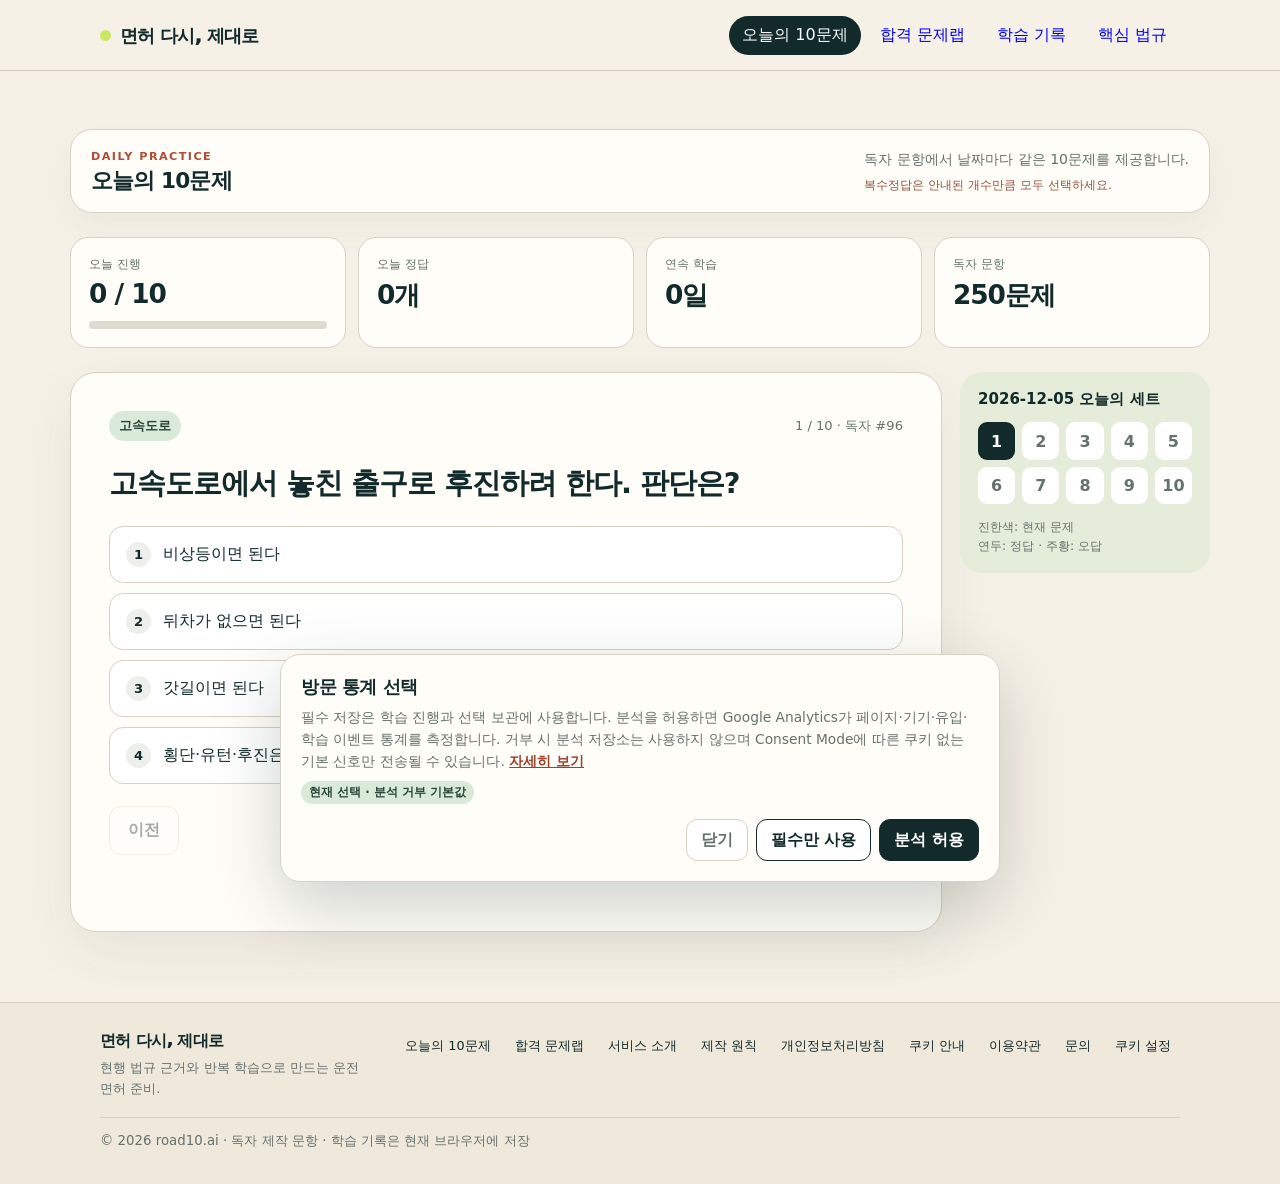
<file: driving-study-project/study.html>
<!doctype html>
<html lang="ko">
<head>
  <link rel="icon" href="/favicon.svg" type="image/svg+xml">
  <link rel="icon" href="/favicon.ico" sizes="any">
  <link rel="apple-touch-icon" href="/apple-touch-icon.png">
  <script src="/analytics.js"></script>
  <meta charset="utf-8">
  <meta name="viewport" content="width=device-width,initial-scale=1">
  <meta name="theme-color" content="#132a2b">
  <meta name="description" content="현행 법규를 바탕으로 독자 제작한 1·2종 보통 운전면허 매일 10문제 학습장">
  <meta name="google-adsense-account" content="ca-pub-7228921308405767">
  <meta name="robots" content="index,follow">
  <link rel="canonical" href="https://road10.ai/driving-study-project/study.html">
  <meta property="og:type" content="website"><meta property="og:locale" content="ko_KR"><meta property="og:site_name" content="면허 다시, 제대로"><meta property="og:title" content="오늘의 10문제 · 면허 다시, 제대로"><meta property="og:description" content="매일 달라지는 독자 제작 운전면허 10문제를 풀고 법규 근거까지 확인하세요."><meta property="og:url" content="https://road10.ai/driving-study-project/study.html"><meta property="og:image" content="https://road10.ai/og.png">
  <meta name="twitter:card" content="summary_large_image"><meta name="twitter:title" content="오늘의 10문제 · 면허 다시, 제대로"><meta name="twitter:description" content="매일 달라지는 독자 제작 운전면허 10문제를 풀고 법규 근거까지 확인하세요."><meta name="twitter:image" content="https://road10.ai/og.png">
  <title>오늘의 10문제 · 면허 다시, 제대로</title>
  <style>
    [hidden]{display:none!important}
    :root{--navy:#132a2b;--paper:#f6f1e7;--card:#fffdf8;--mint:#d9eadb;--lime:#cbe95e;--orange:#f17a54;--muted:#65716c;--line:#d7d1c5;--red:#c94538}
    *{box-sizing:border-box}body{margin:0;background:var(--paper);color:var(--navy);font-family:ui-rounded,"Apple SD Gothic Neo","Noto Sans KR",system-ui,sans-serif}button,a{font:inherit}button{color:inherit}
    .topbar{position:sticky;top:0;z-index:30;background:#f6f1e7e8;backdrop-filter:blur(14px);border-bottom:1px solid var(--line)}.topbar-inner{max-width:1120px;margin:auto;min-height:70px;padding:12px 20px;display:flex;align-items:center;justify-content:space-between;gap:20px}.brand{font-weight:950;letter-spacing:-.04em;font-size:1.14rem}.nav{display:flex;gap:6px;flex-wrap:wrap}.nav a,.nav button{border:0;background:transparent;text-decoration:none;padding:9px 13px;border-radius:999px;cursor:pointer}.nav a:hover,.nav button:hover,.nav .active{background:var(--navy);color:#fff}
    main{max-width:1120px;margin:auto;padding:clamp(24px,5vw,58px) 20px 70px}.view{display:none}.view.active{display:block}.page-head{display:flex;align-items:center;justify-content:space-between;gap:24px;margin-bottom:18px;padding:18px 20px;background:var(--card);border:1px solid var(--line);border-radius:22px;box-shadow:0 12px 34px #23382a0d}.eyebrow{color:#b44b35;font-weight:900;letter-spacing:.13em;font-size:.7rem}.page-head h1{font-size:1.35rem;line-height:1.1;letter-spacing:-.04em;margin:.38rem 0 0}.page-head-copy{max-width:560px;color:var(--muted);line-height:1.6;margin:0;font-size:.88rem}.notice{display:block;margin-top:4px;font-size:.78rem;color:#93513f}
    .dashboard{display:grid;grid-template-columns:repeat(4,1fr);gap:12px;margin:24px 0}.stat{background:var(--card);border:1px solid var(--line);border-radius:18px;padding:18px}.stat span{display:block;color:var(--muted);font-size:.78rem}.stat b{display:block;font-size:1.65rem;margin-top:5px;letter-spacing:-.04em}.progress{height:8px;background:#dedbd2;border-radius:99px;overflow:hidden;margin-top:12px}.progress i{display:block;height:100%;background:var(--orange);width:0;transition:.25s}
    .quiz-layout{display:grid;grid-template-columns:minmax(0,1fr) 250px;gap:18px}.quiz-card{background:var(--card);border:1px solid var(--line);border-radius:26px;padding:clamp(20px,4vw,38px);min-height:560px;box-shadow:0 20px 60px #23382a12}.question-meta{display:flex;justify-content:space-between;gap:10px;align-items:center;color:var(--muted);font-size:.82rem}.category{background:var(--mint);color:#274436;border-radius:99px;padding:6px 10px;font-weight:850}.question{font-size:clamp(1.3rem,2.5vw,1.8rem);line-height:1.42;letter-spacing:-.035em;margin:22px 0}.question-image{display:block;width:100%;max-height:360px;object-fit:contain;border-radius:16px;border:1px solid var(--line);background:#eee;margin:0 0 18px}.options{display:grid;gap:10px}.option{width:100%;text-align:left;border:1px solid var(--line);background:#fff;border-radius:14px;padding:15px 16px;display:flex;gap:12px;align-items:flex-start;cursor:pointer;line-height:1.48}.option:hover{border-color:#96a690;background:#f7fbf5}.option.selected{border:2px solid var(--navy);padding:14px 15px;background:#edf5ed}.option.correct{border-color:#5b853f;background:#e6f4dc}.option.wrong{border-color:var(--red);background:#fae7e3}.num{width:25px;height:25px;flex:0 0 25px;border-radius:50%;background:#edf0ea;display:grid;place-items:center;font-weight:900;font-size:.82rem}.action-row{display:flex;justify-content:space-between;gap:10px;margin-top:22px}.btn{border:0;border-radius:12px;padding:13px 18px;font-weight:900;cursor:pointer}.btn.primary{background:var(--navy);color:#fff}.btn.accent{background:var(--lime)}.btn.ghost{border:1px solid var(--line);background:#fff}.btn:disabled{opacity:.38;cursor:not-allowed}.explanation{display:none;margin-top:18px;border-left:5px solid var(--orange);background:#fbefe8;padding:16px 18px;border-radius:0 14px 14px 0;line-height:1.65}.explanation.show{display:block}.explanation b{display:block;margin-bottom:4px}.rail{background:#e5ecd9;border-radius:22px;padding:18px;height:max-content;position:sticky;top:88px}.rail h2{font-size:.94rem;margin:0 0 13px}.steps{display:grid;grid-template-columns:repeat(5,1fr);gap:7px}.step{aspect-ratio:1;border:0;border-radius:9px;background:#fff;color:var(--muted);font-weight:900;cursor:pointer}.step.current{background:var(--navy);color:#fff}.step.done{background:var(--lime);color:var(--navy)}.step.wrong{background:var(--orange);color:#fff}.rail-note{font-size:.78rem;color:var(--muted);line-height:1.5;margin:14px 0 0}
    .panel{background:var(--card);border:1px solid var(--line);border-radius:24px;padding:clamp(20px,4vw,36px)}.section-head{display:flex;justify-content:space-between;gap:20px;align-items:end;margin-bottom:20px}.section-head h1{font-size:clamp(2rem,5vw,4rem);letter-spacing:-.06em;margin:0}.section-head p{max-width:440px;color:var(--muted);line-height:1.6;margin:0}.law-grid{display:grid;grid-template-columns:repeat(2,1fr);gap:12px}.law{border:1px solid var(--line);border-radius:16px;padding:18px}.law b{display:block;font-size:1.05rem}.law p{color:var(--muted);line-height:1.55;margin:.45rem 0}.law a{color:#a3432d}.history-list{display:grid;gap:9px}.record{display:grid;grid-template-columns:1fr auto auto;gap:15px;align-items:center;border-bottom:1px solid var(--line);padding:13px 0}.score{font-weight:950}.empty{color:var(--muted);padding:28px 0}.source-card{margin-top:18px;background:#edf2e9;border-radius:18px;padding:18px;line-height:1.6;font-size:.9rem}.source-card a{color:#93422d}.danger{color:var(--red)}
    .result{display:none;text-align:center;padding:40px 10px}.result.show{display:block}.result .big{font-size:5rem;font-weight:950;letter-spacing:-.07em}.result h2{font-size:1.7rem;margin:0}.result p{color:var(--muted)}
    .menu-toggle{display:none;width:44px;height:44px;border:1px solid var(--line);border-radius:12px;background:#fff;cursor:pointer}.menu-toggle span{display:block;width:20px;height:2px;margin:4px auto;background:var(--navy);border-radius:2px}
    @media(max-width:800px){.page-head{align-items:flex-start;flex-direction:column;gap:10px;padding:16px;border-radius:18px}.quiz-layout{grid-template-columns:1fr}.dashboard{grid-template-columns:repeat(2,1fr)}.rail{position:static;order:-1}.steps{grid-template-columns:repeat(10,1fr)}.law-grid{grid-template-columns:1fr}.topbar-inner{min-height:62px;padding:9px 14px;display:grid;grid-template-columns:1fr auto;align-items:center;gap:8px}.menu-toggle{display:block}.nav{display:none;grid-column:1/-1;width:100%;padding:6px 0 4px}.nav.open{display:grid;gap:5px}.nav a,.nav button{display:block;width:100%;text-align:left;white-space:nowrap;border-radius:10px;padding:10px 12px}.record{grid-template-columns:1fr auto}.record small{grid-column:1/-1}}
    @media(max-width:480px){main{padding-inline:12px}.dashboard{gap:8px}.stat{padding:14px}.stat b{font-size:1.3rem}.quiz-card{border-radius:20px;padding:18px}.steps{gap:4px}.step{border-radius:6px}.question{font-size:1.2rem}.action-row{flex-wrap:wrap}.btn{flex:1}}
    .meta-left{display:flex;gap:7px;align-items:center;flex-wrap:wrap}.multi-badge{background:#fff0c7;color:#784a00;border:1px solid #edc66d;border-radius:99px;padding:5px 9px;font-weight:900}.question-reference{display:flex;align-items:center;gap:8px;flex-wrap:wrap;margin-top:13px;padding-top:12px;border-top:1px solid #e4cfc5;font-size:.82rem}.question-reference a{color:#93422d}.question-law-ref{padding:4px 8px;border:1px solid #dcc9bd;border-radius:999px;background:#fff8f2;color:#6d5148;font-weight:800}
  </style>
  <style>
    .page-frame{max-width:1560px;margin:auto;display:grid;grid-template-columns:160px minmax(0,1180px) 160px;gap:20px;align-items:start}.page-frame>main{width:100%;max-width:none;margin:0}.side-ad-rail{min-height:600px;margin-top:34px;border:1px dashed #b9c2b5;border-radius:18px;background:#ffffff80;display:flex;align-items:center;justify-content:center;text-align:center;color:#65716c}.side-ad-rail small{display:block;font-size:.65rem;letter-spacing:.12em;font-weight:900}.side-ad-rail span{display:block;margin-top:8px;font-size:.78rem;line-height:1.45;padding:0 12px}.brand{display:inline-flex;align-items:center;gap:9px;color:inherit;text-decoration:none}.brand::before{content:"";width:11px;height:11px;border-radius:50%;background:var(--lime);box-shadow:0 0 0 4px var(--ink)}.brand:focus-visible{outline:3px solid var(--orange);outline-offset:3px}.site-footer{border-top:1px solid var(--line);background:#efe9dc}.site-footer-inner{max-width:1120px;margin:auto;padding:28px 20px 34px;display:grid;grid-template-columns:1fr auto;gap:18px 28px;align-items:start}.footer-brand{color:inherit;text-decoration:none;font-weight:950;letter-spacing:-.035em}.site-footer p{margin:6px 0 0;color:var(--muted);font-size:.82rem;line-height:1.55}.site-footer nav{display:flex;gap:6px;flex-wrap:wrap;justify-content:flex-end}.site-footer nav a{color:inherit;text-decoration:none;padding:7px 9px;border-radius:9px;font-size:.8rem}.site-footer nav a:hover{background:#fff}.site-footer small{grid-column:1/-1;color:var(--muted);border-top:1px solid var(--line);padding-top:14px}
    .explanation{background:transparent;border-left-color:transparent}.explanation.is-correct{background:#e7f4e4;border-left-color:#5f914f}.explanation.is-correct #answer-line{color:#356b3c}.explanation.is-correct .question-reference{border-top-color:#c7dfc1}.explanation.is-correct .question-reference a{color:#315f39}.explanation.is-correct .question-law-ref{border-color:#bdd7b7;background:#f4fbf1;color:#315f39}.explanation.is-wrong{background:#fbebe4;border-left-color:var(--orange)}.explanation.is-wrong #answer-line{color:#a23f2e}
    .page-frame.ads-off{max-width:1180px;display:block}.page-frame.ads-off .side-ad-rail{display:none}
    @media(max-width:1239px){.page-frame{display:block}.side-ad-rail{display:none}}@media(max-width:700px){.site-footer-inner{grid-template-columns:1fr}.site-footer nav{justify-content:flex-start}.site-footer small{grid-column:auto}}
  </style>
</head>
<body>
  <nav class="topbar" aria-label="주 메뉴"><div class="topbar-inner"><a class="brand" href="../index.html">면허 다시, 제대로</a><button class="menu-toggle" id="menuToggle" type="button" aria-label="메뉴 열기" aria-expanded="false" aria-controls="mainNav"><span></span><span></span><span></span></button><div class="nav" id="mainNav"><a class="active" href="#quiz" data-view="quiz">오늘의 10문제</a><a href="original-pilot.html">합격 문제랩</a><a href="original-pilot.html#records">학습 기록</a><a href="#laws" data-view="laws">핵심 법규</a></div></div></nav>
  <div class="page-frame ads-off"><aside class="side-ad-rail" aria-hidden="true" hidden></aside><main>
    <section id="quiz" class="view active">
      <header class="page-head"><div><div class="eyebrow">DAILY PRACTICE</div><h1>오늘의 10문제</h1></div><p class="page-head-copy">독자 문항에서 날짜마다 같은 10문제를 제공합니다.<span class="notice">복수정답은 안내된 개수만큼 모두 선택하세요.</span></p></header>
      <div class="dashboard"><div class="stat"><span>오늘 진행</span><b id="stat-progress">0 / 10</b><div class="progress"><i id="progress-bar"></i></div></div><div class="stat"><span>오늘 정답</span><b id="stat-correct">0개</b></div><div class="stat"><span>연속 학습</span><b id="stat-streak">0일</b></div><div class="stat"><span>독자 문항</span><b id="stat-bank">—</b></div></div>
      <div class="quiz-layout"><article class="quiz-card"><div id="question-area"><div class="question-meta"><span class="meta-left"><span class="category" id="category"></span><span class="multi-badge" id="multi-badge" hidden></span></span><span id="counter"></span></div><h2 class="question" id="question"></h2><div id="question-media"></div><div class="options" id="options"></div><div class="explanation" id="explanation"><b id="answer-line"></b><span id="explanation-copy"></span><div class="question-reference"><a id="question-law" target="_blank" rel="noopener">근거 조문 열기 →</a><span class="question-law-ref" id="question-law-ref"></span></div></div><div class="action-row"><button class="btn ghost" id="prev">이전</button><button class="btn primary" id="check">정답 확인</button><button class="btn accent" id="next">다음</button></div></div><div class="result" id="result"><div class="big" id="final-score">0/10</div><h2 id="final-title">오늘 학습 완료</h2><p>틀린 문제는 번호를 눌러 다시 확인할 수 있습니다.</p><button class="btn primary" data-view="history">기록 보기</button></div></article>
      <aside class="rail"><h2 id="today-label"></h2><div class="steps" id="steps"></div><p class="rail-note">진한색: 현재 문제<br>연두: 정답 · 주황: 오답</p></aside></div>
    </section>
    <section id="laws" class="view"><header class="page-head"><div><div class="eyebrow">LAW SUMMARY</div><h1>핵심 법규</h1></div><p class="page-head-copy">문제 설명과 현행 공식 법령을 연결한 빠른 복습판입니다.<span class="notice">숫자·벌점·범칙금은 시험 직전 공식 원문을 다시 확인하세요.</span></p></header><div class="source-card"><b>읽고 이해하는 법규 가이드</b><p>서행과 일시정지는 어떻게 다를까요? 상황별 판단과 확인 문제로 익혀보세요.</p><a href="../guides/pedestrians-school-zones.html">횡단보도 앞, 언제 멈출까? · 보행자·보호구역 →</a></div><div class="law-grid" id="law-grid"></div><div class="source-card"><b>공식 원문</b><br><a href="https://www.law.go.kr/법령/도로교통법" target="_blank" rel="noopener">도로교통법</a> · <a href="https://www.law.go.kr/법령/도로교통법시행령" target="_blank" rel="noopener">도로교통법 시행령</a> · <a href="https://www.law.go.kr/법령/도로교통법시행규칙" target="_blank" rel="noopener">도로교통법 시행규칙</a></div></section>
    <section id="history" class="view"><div class="section-head"><h1>학습 기록</h1><p>이 브라우저에만 저장됩니다. 다른 기기와 자동 동기화되지 않습니다.</p></div><div class="panel"><div class="action-row"><button class="btn ghost" id="export">기록 JSON 내보내기</button><button class="btn ghost danger" id="clear">기록 모두 삭제</button></div><div class="history-list" id="history-list"></div></div></section>
  </main><aside class="side-ad-rail" aria-hidden="true" hidden></aside></div>
  <footer class="site-footer"><div class="site-footer-inner"><div><a class="footer-brand" href="../index.html">면허 다시, 제대로</a><p>현행 법규 근거와 반복 학습으로 만드는 운전면허 준비.</p></div><nav aria-label="하단 메뉴"><a href="study.html#quiz">오늘의 10문제</a><a href="original-pilot.html">합격 문제랩</a><a href="../about.html">서비스 소개</a><a href="../methodology.html">제작 원칙</a><a href="../privacy.html">개인정보처리방침</a><a href="../cookies.html">쿠키 안내</a><a href="../terms.html">이용약관</a><a href="../contact.html">문의</a></nav><small>© 2026 road10.ai · 독자 제작 문항 · 학습 기록은 현재 브라우저에 저장</small></div></footer>
  <script src="original-questions.js"></script>
  <script src="questions-0051-0100.js"></script>
  <script src="questions-0101-0150.js"></script>
  <script src="questions-0151-0200.js"></script>
  <script src="questions-0201-0250.js"></script>
  <script>
    const STORE='driving-study-original-v1',today=new Date().toLocaleDateString('sv-SE',{timeZone:'Asia/Seoul'}),menuToggle=document.querySelector('#menuToggle'),mainNav=document.querySelector('#mainNav');menuToggle.onclick=()=>{const open=mainNav.classList.toggle('open');menuToggle.setAttribute('aria-expanded',open);menuToggle.setAttribute('aria-label',open?'메뉴 닫기':'메뉴 열기')};mainNav.querySelectorAll('a').forEach(link=>link.addEventListener('click',()=>{mainNav.classList.remove('open');menuToggle.setAttribute('aria-expanded','false')}));
    const sceneImages={cross:'crosswalk-pedestrian-3d-v2.png',emergency:'emergency-yield-3d-v2.png',hydrant:'fire-hydrant-5m-3d-v4.png',bus:'bus-stop-10m-3d-v3.png',corner3d:'intersection-corner-5m-3d-v5.png',narrow:'narrow-road-pedestrian-3d-v2.png',rightPriority:'uncontrolled-right-priority-3d-v1.png',straightLeft:'uncontrolled-straight-left-3d-v2.png',schoolAdjacent:'school-bus-adjacent-lane-3d-v1.png',schoolOpposite:'school-bus-opposite-no-centerline-3d-v2.png',reversibleLane:'q0056-reversible-lane-3d-v4.png',railroadBreakdown:'q0062-railroad-breakdown-3d-v4.png',highwayBreakdown:'q0098-highway-breakdown-3d-v3.png',highwayTriangle:'q0099-highway-warning-triangle-3d-v2.png'};
    const imageById={107:'q0107-left-turn-inner-path-3d-v3.png',109:'q0109-uncontrolled-right-priority-3d-v2.png',128:'q0128-intersection-corner-4m-3d-v2.png',140:'q0140-school-bus-opposite-no-centerline-3d-v2.png',146:'q0146-highway-breakdown-triangle-3d-v1.png',151:'q0151-diagonal-crosswalk-3d-v1.png',153:'q0153-school-zone-red-signal-3d-v1.png',155:'q0155-elderly-zone-30-3d-v1.png',158:'q0158-procession-positions-3d-v2.png',160:'q0160-tram-passenger-stop-3d-v2.png',164:'q0164-left-arrow-signal-3d-v1.png',166:'q0166-lane-direction-arrows-3d-v1.png',168:'q0168-speed-limit-40-3d-v1.png',169:'q0169-one-way-a-b-3d-v1.png',171:'q0171-prohibited-vs-no-entry-3d-v2.png',173:'q0173-variable-speed-30-3d-v1.png',175:'q0175-fog-visibility-3d-v1.png',179:'q0179-downhill-brake-overheat-3d-v2.png',192:'q0192-double-yellow-edge-3d-v2.png',201:'q0201-school-bus-placard-positions-3d-v2.png',203:'q0203-school-bus-requirements-3d-v3.png',204:'q0204-school-bus-imitation-comparison-3d-v3.png',207:'q0207-school-zone-time-restriction-3d-v3.png',208:'q0208-school-zone-camera-placement-3d-v1.png',212:'q0212-elderly-crosswalk-occlusion-3d-v5.png',214:'q0214-police-horizontal-arms-3d-v1.png',216:'q0216-flashing-green-pedestrian-3d-v2.png',217:'q0217-roadwork-police-stop-3d-v1.png',220:'q0220-tram-car-separate-signals-3d-v1.png',221:'q0221-lane-control-signals-3d-v1.png',223:'q0223-lane-specific-speed-40-60-3d-v1.png',225:'q0225-fog-visibility-100m-3d-v1.png',242:'q0242-yellow-edge-lines-abc-3d-v1.png'};
    const sourceQuestions=[...QUESTION_SET,...QUESTION_SET_0051_0100,...QUESTION_SET_0101_0150,...QUESTION_SET_0151_0200,...QUESTION_SET_0201_0250];
    const bank=sourceQuestions.map((q,index)=>{const id=index+1,answers=Array.isArray(q.a)?[...q.a]:[q.a];let options=[...q.o],finalAnswers=answers;if(answers.length===1){const target=(index%options.length)+1,shift=target-answers[0],rotated=Array(options.length);options.forEach((choice,n)=>{rotated[(n+shift+options.length)%options.length]=choice});options=rotated;finalAnswers=[target]}const file=(q.v&&sceneImages[q.v])||imageById[id];return{id,category:q.tag,question:q.q,options,answers:finalAnswers,explanation:q.why,law:q.law,src:q.src,image:file?`assets/original/${file}`:'',imageAlt:`독자 ${id}번 문제의 도로 상황도`}});
    const laws=[
      ['시험 방식','공개 문제은행에서 40문항, 40분. 1종 보통 70점 이상, 2종 보통 60점 이상 합격.','한국도로교통공단 시험 안내'],
      ['보행자 보호','횡단보도에 보행자가 통행하거나 통행하려 할 때 정지선 전에 일시정지. 우회전 때 신호와 보행자 모두 확인.','도로교통법 제27조'],
      ['어린이 보호구역','표지로 지정된 제한속도 준수. 오전 8시~오후 8시 주요 위반은 벌점이 가중될 수 있음.','도로교통법 제12조·시행규칙 별표 28'],
      ['주정차 금지','교차로 가장자리·모퉁이 5m, 안전지대 사방 10m, 버스정류 표지 10m, 횡단보도·건널목 10m, 소방시설 5m 이내 등 주의.','도로교통법 제32조'],
      ['음주운전','술에 취한 상태에서 운전 금지. 측정 거부도 처벌 대상. 전날 음주 후 숙취 상태도 위험.','도로교통법 제44조'],
      ['긴급자동차','접근하면 교차로를 피해 도로 오른쪽 가장자리에 일시정지하거나 진로를 양보. 상황별 예외 확인.','도로교통법 제29조'],
      ['안전거리·진로변경','앞차가 갑자기 정지해도 충돌을 피할 거리 확보. 진로변경 시 다른 차의 정상 통행을 방해하지 않음.','도로교통법 제19조'],
      ['사고 발생 조치','즉시 정차하고 사상자 구호 등 필요한 조치. 피해자에게 인적사항 제공.','도로교통법 제54조'],
      ['연습운전면허','받은 날부터 1년간 유효. 1·2종 보통면허 취득 시 효력 종료.','도로교통법 제81조'],
      ['개인형 이동장치','원동기장치자전거 면허 필요. 안전모 착용, 승차정원 준수, 보도 주행 금지 원칙.','도로교통법 제43조·제50조']
    ];
    function load(){try{return JSON.parse(localStorage.getItem(STORE))||{days:{}}}catch{return{days:{}}}}
    function save(){localStorage.setItem(STORE,JSON.stringify(data))}
    function hash(s){let h=2166136261;for(const c of s){h^=c.charCodeAt(0);h=Math.imul(h,16777619)}return h>>>0}
    function rng(seed){return()=>{seed=(seed+0x6D2B79F5)|0;let t=Math.imul(seed^seed>>>15,1|seed);t=(t+Math.imul(t^t>>>7,61|t))^t;return((t^t>>>14)>>>0)/4294967296}}
    function shuffle(a,r){for(let i=a.length-1;i>0;i--){const j=Math.floor(r()*(i+1));[a[i],a[j]]=[a[j],a[i]]}return a}
    function dailyIds(){const r=rng(hash(`original-${today}`)),images=shuffle(bank.filter(q=>q.image).map(q=>q.id),r).slice(0,2),texts=shuffle(bank.filter(q=>!q.image).map(q=>q.id),r).slice(0,8);return shuffle([...images,...texts],r)}
    let data=load();if(!data.days||typeof data.days!=='object')data={days:{}};if(!data.days[today])data.days[today]={ids:dailyIds(),answers:{},completed:false};let day=data.days[today];
    const invalidDay=!Array.isArray(day.ids)||day.ids.length!==10||day.ids.some(id=>!bank.some(q=>q.id===id));if(invalidDay||(!day.completed&&!day.ids.some(id=>bank.find(q=>q.id===id)?.image))){day={ids:dailyIds(),answers:{},completed:false};data.days[today]=day;save()}
    let index=0,selected=[];
    const $=s=>document.querySelector(s), $$=s=>[...document.querySelectorAll(s)];
    function current(){return bank.find(q=>q.id===day.ids[index])}
    function same(a,b){return [...a].sort().join(',')===[...b].sort().join(',')}
    function render(){const q=current(),saved=day.answers[q.id];selected=saved?[...saved.selected]:[];$('#category').textContent=q.category;const badge=$('#multi-badge');badge.hidden=q.answers.length<2;badge.textContent=q.answers.length>1?`복수 선택 · ${q.answers.length}개`:'';$('#counter').textContent=`${index+1} / 10 · 독자 #${q.id}`;$('#question').textContent=q.question;$('#question-media').innerHTML=q.image?`<img src="${q.image}" class="question-image" alt="${q.imageAlt}">`:'';
      $('#options').innerHTML=q.options.map((o,i)=>`<button class="option" data-n="${i+1}"><span class="num">${i+1}</span><span>${o}</span></button>`).join('');
      $$('.option').forEach(b=>{const n=+b.dataset.n;if(selected.includes(n))b.classList.add('selected');if(saved){if(q.answers.includes(n))b.classList.add('correct');else if(selected.includes(n))b.classList.add('wrong')}b.disabled=!!saved;b.onclick=()=>toggle(n)});
      const explanation=$('#explanation');explanation.classList.toggle('show',!!saved);explanation.classList.toggle('is-correct',!!saved&&saved.correct);explanation.classList.toggle('is-wrong',!!saved&&!saved.correct);$('#answer-line').textContent=saved?`${saved.correct?'정답입니다':'다시 확인하세요'} · ${q.answers.join(', ')}번`:'';$('#explanation-copy').textContent=saved?q.explanation:'';$('#question-law').href=q.law;$('#question-law-ref').textContent=q.src;$('#check').disabled=!!saved||selected.length!==q.answers.length;$('#prev').disabled=index===0;$('#next').textContent=index===9?'결과 보기':'다음';$('#result').classList.remove('show');$('#question-area').hidden=false;renderSteps();stats()}
    function toggle(n){const required=current().answers.length;if(required===1)selected=[n];else selected=selected.includes(n)?selected.filter(x=>x!==n):selected.length<required?[...selected,n]:selected;renderSelection()}
    function renderSelection(){$$('.option').forEach(b=>b.classList.toggle('selected',selected.includes(+b.dataset.n)));$('#check').disabled=selected.length!==current().answers.length}
    function check(){const q=current(),correct=same(selected,q.answers);day.answers[q.id]={selected:[...selected],correct,at:new Date().toISOString()};window.road10Analytics?.trackOnce(`daily-start-${today}`,'quiz_start',{quiz_type:'daily',quiz_mode:'daily',total_questions:10});window.road10Analytics?.track('question_answer',{quiz_type:'daily',quiz_mode:'daily',question_id:q.id,question_index:index+1,is_correct:correct,answer_count:q.answers.length});save();render()}
    function finish(){if(Object.keys(day.answers).length===10){day.completed=true;day.score=Object.values(day.answers).filter(x=>x.correct).length;save();window.road10Analytics?.trackOnce(`daily-complete-${today}`,'quiz_complete',{quiz_type:'daily',quiz_mode:'daily',score:day.score,total_questions:10});$('#question-area').hidden=true;$('#result').classList.add('show');$('#final-score').textContent=`${day.score}/10`;$('#final-title').textContent=day.score>=8?'좋은 합격 감각입니다':'오답 해설을 한 번 더';stats();history()}}
    function renderSteps(){$('#steps').innerHTML=day.ids.map((id,i)=>{const a=day.answers[id];return`<button class="step ${i===index?'current':''} ${a?(a.correct?'done':'wrong'):''}" data-i="${i}" aria-label="${i+1}번 문제">${i+1}</button>`}).join('');$$('.step').forEach(b=>b.onclick=()=>{index=+b.dataset.i;render()})}
    function streak(){const dates=Object.entries(data.days).filter(([,v])=>v.completed).map(([d])=>d).sort().reverse();let n=0,d=new Date(today+'T12:00:00+09:00');for(;;){const key=d.toLocaleDateString('sv-SE',{timeZone:'Asia/Seoul'});if(!dates.includes(key))break;n++;d.setDate(d.getDate()-1)}return n}
    function stats(){const done=Object.keys(day.answers).length,correct=Object.values(day.answers).filter(x=>x.correct).length;$('#stat-progress').textContent=`${done} / 10`;$('#progress-bar').style.width=`${done*10}%`;$('#stat-correct').textContent=`${correct}개`;$('#stat-streak').textContent=`${streak()}일`;$('#stat-bank').textContent=`${bank.length}문제`;$('#today-label').textContent=`${today} 오늘의 세트`}
    function history(){const rows=Object.entries(data.days).filter(([,v])=>v.completed).sort((a,b)=>b[0].localeCompare(a[0]));$('#history-list').innerHTML=rows.length?rows.map(([d,v])=>`<div class="record"><b>${d}</b><span class="score">${v.score}/10</span><small>${v.score>=8?'안정권 연습':'오답 복습 권장'}</small></div>`).join(''):'<div class="empty">완료한 학습 기록이 없습니다.</div>'}
    function showView(id,updateUrl=true){$$('.view').forEach(v=>v.classList.toggle('active',v.id===id));$$('.nav [data-view]').forEach(b=>b.classList.toggle('active',b.dataset.view===id));if(id==='history'){history();window.road10Analytics?.track('study_records_view',{quiz_type:'daily'})}if(updateUrl)window.history.replaceState(null,'',`#${id}`);scrollTo({top:0,behavior:'smooth'})}
    $$('[data-view]').forEach(b=>b.onclick=event=>{event.preventDefault();showView(b.dataset.view)});$('#check').onclick=check;$('#prev').onclick=()=>{if(index>0){index--;render()}};$('#next').onclick=()=>{if(index===9)finish();else{index++;render()}};
    $('#law-grid').innerHTML=laws.map(x=>`<article class="law"><b>${x[0]}</b><p>${x[1]}</p><small>${x[2]}</small></article>`).join('');$('#question-law').addEventListener('click',()=>window.road10Analytics?.track('law_reference_click',{quiz_type:'daily',question_id:current().id}));
    $('#export').onclick=()=>{const blob=new Blob([JSON.stringify(data,null,2)],{type:'application/json'}),a=document.createElement('a');a.href=URL.createObjectURL(blob);a.download=`운전면허-학습기록-${today}.json`;a.click();URL.revokeObjectURL(a.href)};
    $('#clear').onclick=()=>{if(confirm('저장된 모든 학습 기록을 삭제할까요? 이 작업은 되돌릴 수 없습니다.')){localStorage.removeItem(STORE);location.reload()}};
    render();if(Object.keys(day.answers).length&&!day.completed)window.road10Analytics?.trackOnce(`daily-resume-${today}`,'session_resume',{quiz_type:'daily',quiz_mode:'daily',answered_questions:Object.keys(day.answers).length,total_questions:10});const initialView=location.hash.slice(1);if(['quiz','laws','history'].includes(initialView))showView(initialView,false);
  </script>
</body>
</html>
</file>
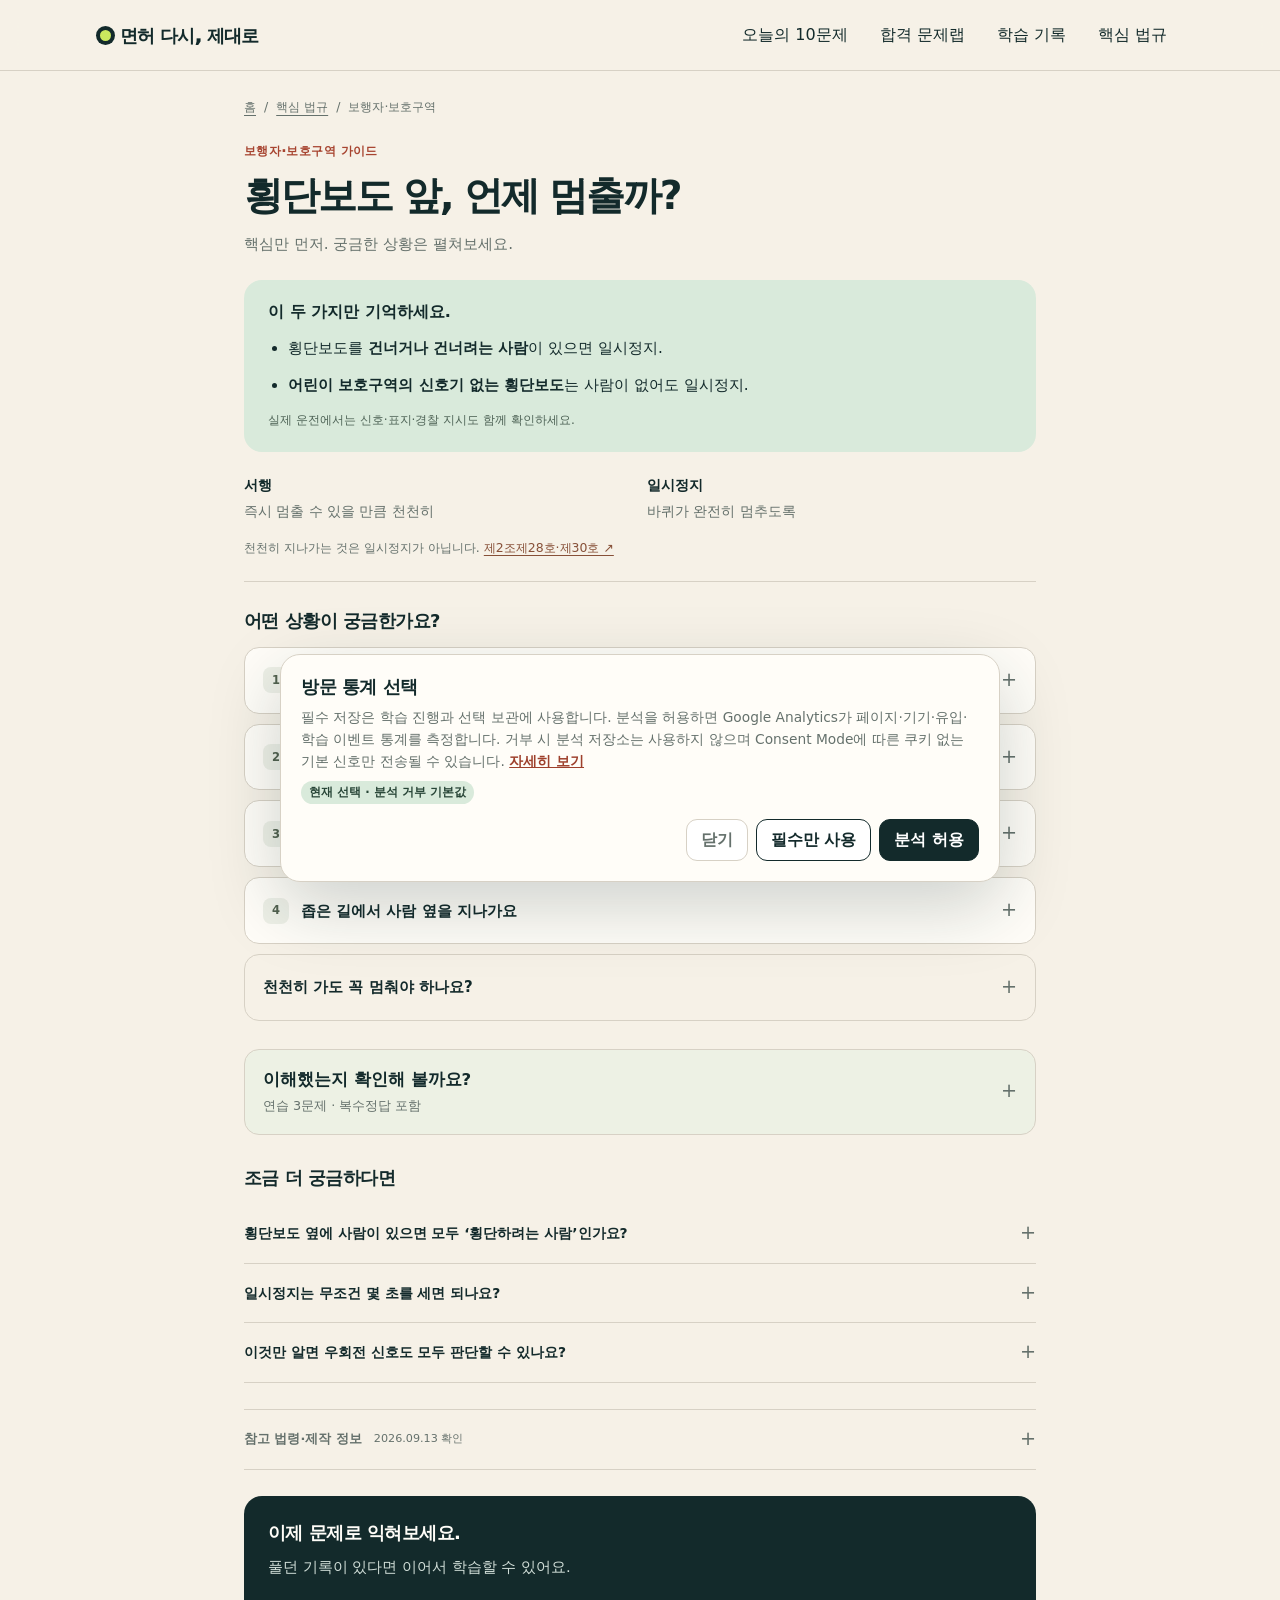
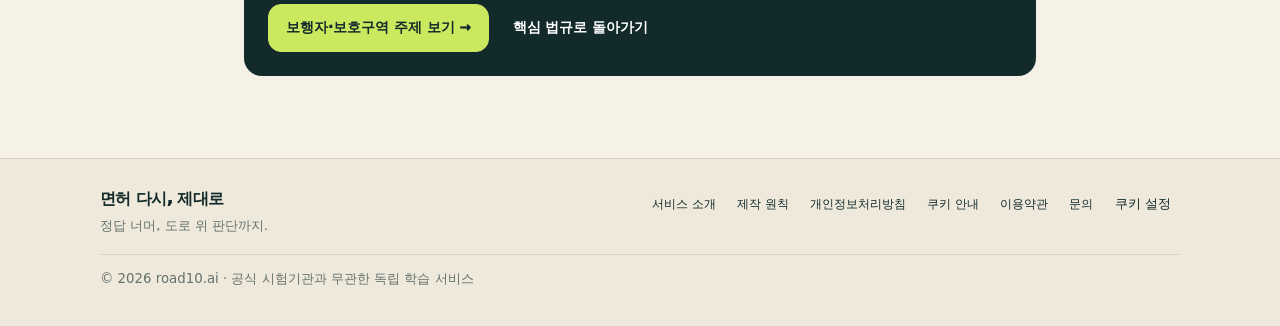
<file: guides/pedestrians-school-zones.html>
<!doctype html>
<html lang="ko">
<head>
  <meta charset="utf-8">
  <meta name="viewport" content="width=device-width,initial-scale=1">
  <meta name="theme-color" content="#132a2b">
  <title>횡단보도 앞, 언제 멈출까? 보행자·보호구역 가이드 | road10.ai</title>
  <meta name="description" content="횡단하려는 보행자, 어린이 보호구역의 무신호 횡단보도, 서행과 일시정지의 차이. 사례 4개와 확인 문제 3개로 판단 기준을 익히세요.">
  <meta name="google-adsense-account" content="ca-pub-7228921308405767">
  <link rel="canonical" href="https://road10.ai/guides/pedestrians-school-zones.html">
  <meta property="og:type" content="article">
  <meta property="og:locale" content="ko_KR">
  <meta property="og:title" content="횡단보도 앞, 언제 멈출까?">
  <meta property="og:description" content="보행자·보호구역을 이해하는 4가지 상황과 3가지 확인 문제.">
  <meta property="og:url" content="https://road10.ai/guides/pedestrians-school-zones.html">
  <meta property="og:image" content="https://road10.ai/og.png">
  <meta name="twitter:card" content="summary_large_image">
  <link rel="icon" href="../favicon.svg" type="image/svg+xml">
  <link rel="apple-touch-icon" href="../apple-touch-icon.png">
  <link rel="stylesheet" href="../site-info.css">
  <link rel="stylesheet" href="guide.css">
  <script src="../analytics.js"></script>
</head>
<body>
  <a class="skip-link" href="#guide-content">본문 바로가기</a>
  <nav class="top" aria-label="주 메뉴"><div class="top-in"><a class="brand" href="../index.html">면허 다시, 제대로</a><button class="menu-toggle" id="menuToggle" type="button" aria-label="메뉴 열기" aria-expanded="false" aria-controls="mainNav"><span></span><span></span><span></span></button><div class="nav" id="mainNav"><a href="../driving-study-project/study.html#quiz">오늘의 10문제</a><a href="../driving-study-project/original-pilot.html">합격 문제랩</a><a href="../driving-study-project/original-pilot.html#records">학습 기록</a><a href="../driving-study-project/study.html#laws">핵심 법규</a></div></div></nav>
  <main class="info-main guide-main" id="guide-content">
    <nav class="breadcrumbs" aria-label="현재 위치"><a href="../index.html">홈</a><span aria-hidden="true">/</span><a href="../driving-study-project/study.html#laws">핵심 법규</a><span aria-hidden="true">/</span><span aria-current="page">보행자·보호구역</span></nav>
    <header class="guide-hero"><div class="eyebrow">보행자·보호구역 가이드</div><h1>횡단보도 앞, 언제 멈출까?</h1><p>핵심만 먼저. 궁금한 상황은 펼쳐보세요.</p></header>
    <aside class="quick-take" aria-label="핵심 요약"><strong>이 두 가지만 기억하세요.</strong><ul><li>횡단보도를 <b>건너거나 건너려는 사람</b>이 있으면 일시정지.</li><li><b>어린이 보호구역의 신호기 없는 횡단보도</b>는 사람이 없어도 일시정지.</li></ul><small>실제 운전에서는 신호·표지·경찰 지시도 함께 확인하세요.</small></aside>
    <div class="info-grid">
      <article class="content">
        <section id="basics" class="basics-compact" aria-label="용어 구분"><div><strong>서행</strong><span>즉시 멈출 수 있을 만큼 천천히</span></div><div><strong>일시정지</strong><span>바퀴가 완전히 멈추도록</span></div><p>천천히 지나가는 것은 일시정지가 아닙니다. <a href="https://www.law.go.kr/법령/도로교통법/제2조" target="_blank" rel="noopener">제2조제28호·제30호 ↗</a></p></section>
        <section id="situations"><h2>어떤 상황이 궁금한가요?</h2>
          <details class="scenario" name="road-situation"><summary><span class="scenario-number" aria-hidden="true">1</span><span>사람이 횡단보도를 건너려 해요</span></summary><div class="disclosure-body"><h3>신호기 없는 횡단보도 입구에서 사람이 건너려고 합니다.</h3><p>아직 횡단보도에 발을 올리지 않았지만, 건너려는 모습이 분명한 상황입니다.</p><p class="verdict">판단: 횡단보도 앞에서 일시정지합니다. 정지선이 있으면 정지선 앞입니다.</p><p class="mistake">헷갈리는 답: “아직 도로에 들어오지 않았으니 천천히 먼저 지나간다.” 보호해야 할 시점을 ‘횡단 중’으로만 좁힌 답입니다.</p><a class="source-link" href="https://www.law.go.kr/법령/도로교통법/제27조" target="_blank" rel="noopener">근거 조문 열기 · 제27조제1항 ↗</a></div></details>
          <details class="scenario" name="road-situation"><summary><span class="scenario-number" aria-hidden="true">2</span><span>학교 앞에 아무도 없어요</span></summary><div class="disclosure-body"><h3>학교 앞 횡단보도에 신호기가 없고, 주변에 사람도 없습니다.</h3><p>이곳은 어린이 보호구역으로 지정되어 있습니다. 횡단보도 양쪽을 살펴도 보행자가 보이지 않습니다.</p><p class="verdict">판단: 사람이 없어도 일시정지합니다.</p><p class="mistake">헷갈리는 답: “횡단할 사람이 있을 때만 멈춘다.” 이 장소에 적용되는 별도의 정지 의무를 빠뜨렸습니다.</p><a class="source-link" href="https://www.law.go.kr/법령/도로교통법/제27조" target="_blank" rel="noopener">근거 조문 열기 · 제27조제7항 ↗</a></div></details>
          <details class="scenario" name="road-situation"><summary><span class="scenario-number" aria-hidden="true">3</span><span>회전할 때 보행자가 건너요</span></summary><div class="disclosure-body"><h3>교통정리 중인 교차로에서 회전하려는데, 보행자가 신호에 따라 건넙니다.</h3><p>차량 진행이 허용되는 상황이라도 회전 경로와 보행자의 이동 경로가 겹칠 수 있습니다.</p><p class="verdict">판단: 보행자의 통행을 방해하지 않습니다. 횡단 중인 횡단보도 앞에서는 일시정지합니다.</p><p class="mistake">헷갈리는 답: “내 차가 진행할 수 있는 신호이므로 보행자보다 먼저 간다.” 차량의 신호와 보행자 보호 의무를 별개로 확인해야 합니다.</p><a class="source-link" href="https://www.law.go.kr/법령/도로교통법/제27조" target="_blank" rel="noopener">근거 조문 열기 · 제27조제1항·제2항 ↗</a></div></details>
          <details class="scenario" name="road-situation"><summary><span class="scenario-number" aria-hidden="true">4</span><span>좁은 길에서 사람 옆을 지나가요</span></summary><div class="disclosure-body"><h3>좁은 생활도로에서 앞서 걷는 사람 옆을 지나려 합니다.</h3><p>이 상황은 횡단보도 규칙만 외워서는 판단하기 어렵습니다. 보행자와 차량이 공간을 공유하는 도로의 규칙을 적용해야 합니다.</p><p class="verdict">판단: 안전거리를 두고 서행합니다. 보행을 방해할 때에는 서행하거나 일시정지하여 안전한 통행을 보장합니다.</p><p class="mistake">헷갈리는 답: “보행자가 길 가장자리로 피할 때까지 바짝 붙는다.” 양보를 강요하기보다 안전한 간격 확보가 먼저입니다.</p><a class="source-link" href="https://www.law.go.kr/법령/도로교통법/제27조" target="_blank" rel="noopener">근거 조문 열기 · 제27조제6항제1호 ↗</a></div></details>
        </section>
        <details id="speed" class="extra-detail"><summary>천천히 가도 꼭 멈춰야 하나요?</summary><div class="disclosure-body"><p>어린이 보호구역은 법에 따라 통행속도를 시속 30km 이내로 제한할 수 있습니다. 실제 도로에서는 설치된 속도 표지와 시간대 등 적용 조건을 확인하세요.</p><p>중요한 점은 속도 제한과 일시정지가 서로 다른 의무라는 것입니다. 예를 들어 제한속도 30km/h인 어린이 보호구역에서 20km/h로 주행하더라도, 신호기 없는 횡단보도 앞을 그대로 통과해서는 안 됩니다.</p><div class="rule-card"><strong>오답을 가르는 질문</strong><p>“과속하지 않았는가?”만 확인하지 말고, “이 장소에서 정지해야 하는가?”도 확인하세요. 낮은 속도가 일시정지를 대신하지 않습니다.</p></div><a class="source-link" href="https://www.law.go.kr/법령/도로교통법/제12조" target="_blank" rel="noopener">근거 조문 열기 · 제12조제1항 ↗</a><a class="source-link" href="https://www.law.go.kr/법령/도로교통법/제27조" target="_blank" rel="noopener">근거 조문 열기 · 제27조제7항 ↗</a></div></details>
        <details id="check" class="practice-fold"><summary><span><strong>이해했는지 확인해 볼까요?</strong><small>연습 3문제 · 복수정답 포함</small></span></summary><div class="disclosure-body"><p>답을 떠올린 뒤 해설을 펼쳐보세요. 이 연습은 학습 기록에 저장되지 않습니다.</p>
          <div class="guide-check"><small>확인 1 · 정답 1개</small><h3>어린이 보호구역의 신호기 없는 횡단보도입니다. 보행자가 없을 때 맞는 행동은?</h3><ol><li>서행만 하면서 횡단보도를 지난다.</li><li>횡단보도 앞에서 일시정지한다.</li><li>등하교 시간이 아니면 정지 여부를 자유롭게 정한다.</li></ol><details><summary>정답·해설 확인</summary><p class="verdict">정답: 2번</p><p>보행자 유무와 관계없이 정지해야 하는 장소입니다. 1번은 서행으로 정지를 대체했고, 3번은 제27조제7항에 없는 시간대 예외를 더했습니다.</p><a class="source-link" href="https://www.law.go.kr/법령/도로교통법/제27조" target="_blank" rel="noopener">근거 · 제27조제7항 ↗</a></details></div>
          <div class="guide-check"><small>확인 2 · 정답 2개</small><h3>보행자 보호에 관한 설명 중 옳은 두 가지는?</h3><ol><li>바퀴가 천천히 굴러가도 일시정지에 해당한다.</li><li>신호기 없는 횡단보도를 건너려는 보행자가 있으면 일시정지한다.</li><li>제한속도보다 느리면 횡단보도 정지 의무는 사라진다.</li><li>교통정리 중인 교차로에서 회전할 때 신호에 따라 건너는 보행자의 통행을 방해해서는 안 된다.</li></ol><details><summary>정답·해설 확인</summary><p class="verdict">정답: 2번, 4번</p><p>2번은 횡단하려는 사람도 보호한다는 원칙, 4번은 회전할 때의 보호 의무입니다. 1번은 완전한 정지가 아니고, 3번은 속도 준수와 정지 의무를 혼동한 설명입니다.</p><a class="source-link" href="https://www.law.go.kr/법령/도로교통법/제27조" target="_blank" rel="noopener">근거 · 제27조제1항·제2항 ↗</a><a class="source-link" href="https://www.law.go.kr/법령/도로교통법/제2조" target="_blank" rel="noopener">근거 · 제2조제30호 ↗</a></details></div>
          <div class="guide-check"><small>확인 3 · 정답 1개</small><h3>보도와 차도가 구분되지 않고 중앙선도 없는 길에서 보행자 옆을 지날 때, 기본 행동은?</h3><ol><li>보행자에게 바짝 붙어 가장자리로 이동하게 한다.</li><li>횡단보도가 아니므로 속도를 유지한다.</li><li>안전한 거리를 두고 서행한다.</li></ol><details><summary>정답·해설 확인</summary><p class="verdict">정답: 3번</p><p>보행자 보호는 횡단보도에만 한정되지 않습니다. 이 도로에서는 간격을 확보하고 서행하며, 보행을 방해할 때에는 서행 또는 일시정지로 안전한 통행을 보장해야 합니다.</p><a class="source-link" href="https://www.law.go.kr/법령/도로교통법/제27조" target="_blank" rel="noopener">근거 · 제27조제6항제1호 ↗</a></details></div>
        </div></details>
        <section id="faq" class="faq"><h2>조금 더 궁금하다면</h2><details><summary>횡단보도 옆에 사람이 있으면 모두 ‘횡단하려는 사람’인가요?</summary><p>단순히 근처에 있다는 사실만으로 의도를 단정하지는 마세요. 접근 모습, 시선, 몸의 움직임 등 주변 상황을 살펴야 합니다. 첫 번째 사례는 횡단 의사가 분명한 경우입니다. 의도가 불분명할 때에도 먼저 지나가겠다고 서두르지 말고 충분히 관찰하는 것이 안전합니다. 마지막 문장은 안전을 위한 학습 권고입니다.</p></details><details><summary>일시정지는 무조건 몇 초를 세면 되나요?</summary><p>제2조제30호의 정의는 특정 초수가 아니라 바퀴의 완전한 정지입니다. 시간을 채웠다는 이유만으로 보행을 방해하며 출발할 수는 없습니다. 정지 후에도 안전 여부를 확인하세요.</p></details><details><summary>이것만 알면 우회전 신호도 모두 판단할 수 있나요?</summary><p>아닙니다. 이 가이드는 보행자 보호와 어린이 보호구역의 무신호 횡단보도에 집중합니다. 차량 적색 신호, 별도 우회전 신호등, 경찰 지시의 적용까지 전부 다루지는 않습니다. 실제 운전에서는 해당 신호와 지시를 별도로 준수해야 합니다.</p></details></section>
        <details id="sources" class="sources-fold"><summary>참고 법령·제작 정보 <small>2026.09.13 확인</small></summary><div class="disclosure-body"><p>문장 암기보다 판단 조건을 이해하도록 road10이 구성한 학습 가이드입니다. 사례·선택지는 학습용 가정이며, 실제 사고의 법적 책임을 판단하는 자료는 아닙니다.</p><ul class="source-list"><li><a href="https://www.law.go.kr/법령/도로교통법/제2조" target="_blank" rel="noopener">도로교통법 제2조제28호·제30호 ↗</a><small>서행과 일시정지의 정의</small></li><li><a href="https://www.law.go.kr/법령/도로교통법/제27조" target="_blank" rel="noopener">도로교통법 제27조제1항·제2항·제6항제1호·제7항 ↗</a><small>보행자 보호, 생활도로, 어린이 보호구역 무신호 횡단보도</small></li><li><a href="https://www.law.go.kr/법령/도로교통법/제12조" target="_blank" rel="noopener">도로교통법 제12조제1항 ↗</a><small>어린이 보호구역 지정과 통행속도 제한 근거</small></li><li><a href="https://www.police.go.kr/user/bbs/BD_selectBbs.do?q_bbsCode=1007&amp;q_bbscttSn=20220711162716654" target="_blank" rel="noopener">경찰청 보행자 보호의무 강화 안내 ↗</a><small>2022년 개정 취지를 이해하기 위한 보조 자료. 현행 조문을 우선 확인하세요.</small></li></ul><div class="editor-note"><p>제작: road10 · AI 보조 작성 및 공식 자료 대조 · 자료 확인일: 2026-09-13. 전문가 감수나 공식 기관의 인증을 의미하지 않습니다. 법령은 개정될 수 있으므로 시험 전 원문을 확인하세요.</p><p><a href="../methodology.html">제작·검증 원칙</a> · <a href="../contact.html">오류 제보</a> — 페이지 제목과 해당 문장을 함께 알려주시면 확인에 도움이 됩니다.</p></div></div></details>
        <section class="guide-next" aria-label="다음 학습"><h2>이제 문제로 익혀보세요.</h2><p>풀던 기록이 있다면 이어서 학습할 수 있어요.</p><a class="button secondary" href="../driving-study-project/original-pilot.html#topic-pedestrian">보행자·보호구역 주제 보기 →</a><a class="button" href="../driving-study-project/study.html#laws">핵심 법규로 돌아가기</a></section>
      </article>
    </div>
  </main>
  <footer class="site-footer"><div class="site-footer-inner"><div><a class="footer-brand" href="../index.html">면허 다시, 제대로</a><p>정답 너머, 도로 위 판단까지.</p></div><nav aria-label="하단 메뉴"><a href="../about.html">서비스 소개</a><a href="../methodology.html">제작 원칙</a><a href="../privacy.html">개인정보처리방침</a><a href="../cookies.html">쿠키 안내</a><a href="../terms.html">이용약관</a><a href="../contact.html">문의</a></nav><small>© <span data-year>2026</span> road10.ai · 공식 시험기관과 무관한 독립 학습 서비스</small></div></footer>
  <script src="../site-info.js"></script>
  <script>
    // Keep incoming section links useful even when their content is folded.
    function revealGuideSection() {
      const target = document.getElementById(location.hash.slice(1));
      if (!target) return;
      for (let node = target; node; node = node.parentElement) {
        if (node.tagName === "DETAILS") node.open = true;
      }
      requestAnimationFrame(() => target.scrollIntoView({ block: "start" }));
    }
    addEventListener("hashchange", revealGuideSection);
    revealGuideSection();
  </script>
</body>
</html>
</file>
<file: site-info.css>
:root{--ink:#132a2b;--paper:#f6f1e7;--card:#fffdf8;--line:#d7d1c5;--muted:#65716c;--mint:#d9eadb;--lime:#cbe95e;--orange:#f17a54}*{box-sizing:border-box}html{scroll-behavior:smooth}body{margin:0;background:var(--paper);color:var(--ink);font-family:ui-rounded,"Apple SD Gothic Neo","Noto Sans KR",system-ui,sans-serif;word-break:keep-all}button,a{font:inherit}.top{position:sticky;top:0;z-index:30;background:#f6f1e7ed;backdrop-filter:blur(14px);border-bottom:1px solid var(--line)}.top-in{max-width:1120px;margin:auto;min-height:70px;padding:12px 20px;display:flex;align-items:center;justify-content:space-between;gap:20px}.brand{display:inline-flex;align-items:center;gap:9px;color:inherit;text-decoration:none;font-weight:950;letter-spacing:-.04em;font-size:1.14rem}.brand::before{content:"";width:11px;height:11px;border-radius:50%;background:var(--lime);box-shadow:0 0 0 4px var(--ink)}.brand:focus-visible,.nav a:focus-visible,.button:focus-visible,.toc a:focus-visible{outline:3px solid var(--orange);outline-offset:3px}.menu-toggle{display:none;width:44px;height:44px;border:1px solid var(--line);border-radius:12px;background:#fff;cursor:pointer}.menu-toggle span{display:block;width:20px;height:2px;margin:4px auto;background:var(--ink);border-radius:2px}.nav{display:flex;gap:6px;flex-wrap:wrap}.nav a{color:inherit;text-decoration:none;padding:9px 13px;border-radius:999px;white-space:nowrap}.nav a:hover{background:var(--ink);color:#fff}.info-main{max-width:1120px;margin:auto;padding:clamp(34px,6vw,74px) 20px 80px}.info-hero{display:grid;grid-template-columns:minmax(0,1fr) auto;gap:30px;align-items:end;padding-bottom:34px;border-bottom:1px solid var(--line)}.eyebrow{color:#a74430;font-size:.72rem;font-weight:950;letter-spacing:.16em}.info-hero h1{margin:12px 0 0;font-size:clamp(2.65rem,7vw,5.7rem);line-height:.91;letter-spacing:-.07em}.info-hero p{max-width:470px;margin:0;color:var(--muted);line-height:1.72}.info-grid{display:grid;grid-template-columns:230px minmax(0,1fr);gap:38px;margin-top:38px}.toc{position:sticky;top:96px;align-self:start;padding:18px;border:1px solid var(--line);border-radius:20px;background:#fff9}.toc strong{display:block;margin-bottom:10px;font-size:.82rem}.toc a{display:block;padding:8px 9px;border-radius:9px;color:var(--muted);text-decoration:none;font-size:.82rem;line-height:1.35}.toc a:hover{background:var(--mint);color:var(--ink)}.content{min-width:0}.content section{scroll-margin-top:98px;margin-bottom:42px}.content h2{margin:0 0 14px;font-size:clamp(1.42rem,3vw,2rem);letter-spacing:-.04em}.content h3{margin:24px 0 9px;font-size:1.04rem}.content p,.content li{color:#43554f;line-height:1.78;font-size:.94rem}.content p{margin:0 0 12px}.content ul,.content ol{margin:10px 0;padding-left:22px}.content li+li{margin-top:7px}.content a{color:#875038;text-underline-offset:3px}.lead-card,.notice,.contact-card,.method-card{border:1px solid var(--line);border-radius:22px;background:var(--card);padding:clamp(20px,4vw,30px)}.lead-card{margin-bottom:34px;background:var(--ink);color:#fff}.lead-card p{color:#c6d4cf;margin:0}.notice{border-left:6px solid var(--orange);border-radius:0 18px 18px 0;background:#fbebe4}.notice strong{display:block;margin-bottom:7px}.data-table{width:100%;border-collapse:collapse;margin:14px 0 6px;background:var(--card);border:1px solid var(--line)}.data-table th,.data-table td{padding:13px 14px;text-align:left;vertical-align:top;border-bottom:1px solid var(--line);font-size:.86rem;line-height:1.6}.data-table th{background:#edf3e8;font-weight:900}.data-table tr:last-child td{border-bottom:0}.contact-list,.method-grid{display:grid;grid-template-columns:repeat(2,minmax(0,1fr));gap:14px}.contact-card h2,.method-card h3{margin-top:0}.contact-card p,.method-card p{margin-bottom:0}.button{display:inline-flex;align-items:center;justify-content:center;min-height:48px;margin-top:12px;padding:0 17px;border:1px solid var(--ink);border-radius:13px;background:var(--ink);color:#fff!important;text-decoration:none;font-weight:950}.button.secondary{background:var(--lime);border-color:var(--lime);color:var(--ink)!important}.update{display:inline-block;margin-top:12px;padding:7px 10px;border-radius:999px;background:var(--mint);font-size:.76rem;font-weight:900}.site-footer{border-top:1px solid var(--line);background:#efe9dc}.site-footer-inner{max-width:1120px;margin:auto;padding:30px 20px 36px;display:grid;grid-template-columns:minmax(220px,1fr) minmax(0,1.45fr);gap:18px 28px;align-items:start}.footer-brand{color:inherit;text-decoration:none;font-weight:950;letter-spacing:-.035em}.site-footer p{margin:6px 0 0;color:var(--muted);font-size:.82rem;line-height:1.55}.site-footer nav{display:flex;gap:5px;flex-wrap:wrap;justify-content:flex-end}.site-footer nav a{color:inherit;text-decoration:none;padding:7px 8px;border-radius:9px;font-size:.78rem}.site-footer nav a:hover{background:#fff}.site-footer small{grid-column:1/-1;color:var(--muted);border-top:1px solid var(--line);padding-top:14px;line-height:1.55}@media(max-width:800px){.top-in{min-height:62px;padding:9px 14px;display:grid;grid-template-columns:1fr auto}.menu-toggle{display:block}.nav{display:none;grid-column:1/-1;width:100%;padding:6px 0 4px}.nav.open{display:grid;gap:5px}.nav a{display:block;border-radius:10px;padding:10px 12px}.info-main{padding:34px 14px 55px}.info-hero{grid-template-columns:1fr;align-items:start;gap:15px}.info-hero h1{font-size:clamp(2.7rem,14vw,4.4rem)}.info-grid{grid-template-columns:1fr;gap:22px;margin-top:24px}.toc{position:static;display:flex;gap:5px;overflow-x:auto;padding:10px;border-radius:14px}.toc strong{display:none}.toc a{flex:0 0 auto;background:#fff}.contact-list,.method-grid{grid-template-columns:1fr}.data-table{display:block;overflow-x:auto;white-space:normal}.data-table th,.data-table td{min-width:145px}.site-footer-inner{grid-template-columns:1fr}.site-footer nav{justify-content:flex-start}.site-footer small{grid-column:auto}}@media(prefers-reduced-motion:reduce){*{scroll-behavior:auto!important}}
</file>
<file: guides/guide.css>
/* Compact, progressively disclosed learning guides. */
.guide-main{max-width:840px;padding:28px 24px 56px}
.breadcrumbs{display:flex;flex-wrap:wrap;gap:8px;margin-bottom:28px;font-size:.78rem;color:var(--muted)}.breadcrumbs a{color:inherit;text-underline-offset:4px}
.guide-hero{margin-bottom:24px}.guide-hero .eyebrow{letter-spacing:.04em}.guide-hero h1{font-size:clamp(1.7rem,4vw,2.45rem);letter-spacing:-.055em;line-height:1.25;margin:12px 0}.guide-hero p{color:var(--muted);line-height:1.6;margin:0;font-size:.95rem}
.quick-take{padding:22px 24px;border-radius:18px;background:var(--mint)}.quick-take>strong{font-size:1rem}.quick-take ul{padding-left:20px;margin:12px 0;line-height:1.8;font-size:.95rem}.quick-take li+li{margin-top:9px}.quick-take small{display:block;color:#4e6356;font-size:.76rem;line-height:1.6}
.guide-main .info-grid{display:block;margin-top:24px}.content section{margin-bottom:26px}.content h2{font-size:1.12rem;line-height:1.4;margin:0 0 14px;letter-spacing:-.03em}.content p,.content li{font-size:.92rem;line-height:1.85}.content a{overflow-wrap:anywhere}
.basics-compact{display:grid;grid-template-columns:1fr 1fr;gap:14px;padding-bottom:22px;border-bottom:1px solid var(--line)}.basics-compact>div{display:flex;flex-direction:column;gap:6px;font-size:.9rem}.basics-compact span{font-size:.85rem;color:var(--muted);line-height:1.5}.content .basics-compact p{grid-column:1/-1;margin:0;font-size:.78rem;color:var(--muted)}
summary{cursor:pointer;list-style:none}summary::-webkit-details-marker{display:none}
.scenario,.extra-detail,.practice-fold{border:1px solid var(--line);border-radius:15px;background:var(--card);margin:10px 0}
.scenario>summary,.extra-detail>summary,.practice-fold>summary,.sources-fold>summary,.faq summary{display:flex;align-items:center;gap:12px;padding:17px 18px;font-size:.94rem;font-weight:700;line-height:1.6;min-height:56px}
summary::after{content:'+';margin-left:auto;flex-shrink:0;font-size:1.2rem;font-weight:400;color:var(--muted)}details[open]>summary::after{content:'−'}
summary:hover{color:#245a3e}summary:focus-visible,.button:focus-visible{outline:3px solid var(--orange);outline-offset:3px;border-radius:10px}
.scenario-number{display:grid;place-items:center;flex:0 0 26px;height:26px;font-size:.72rem;background:#eef0e7;color:#52614f;border-radius:8px}
.scenario[open]{border-color:#9daf9c}.scenario[open]>.disclosure-body{border-top:1px solid #e5e9df}
.disclosure-body{padding:18px 22px 22px}.disclosure-body h3{font-size:1rem;line-height:1.65;margin:0 0 12px}
.content .verdict{font-weight:750;color:#245a3e}.content .mistake{padding:12px 14px;border-left:3px solid #bd684b;background:#fbefe8;font-size:.85rem}
.content .source-link{display:block;font-size:.76rem;margin-top:12px;line-height:1.6}
.content .rule-card{padding:16px;border-radius:12px;background:var(--mint);margin:16px 0}.content .rule-card p:last-child{margin:0}
.extra-detail{margin-top:-16px;margin-bottom:28px;background:transparent}
.practice-fold{background:#edf1e4;margin:26px 0}.practice-fold>summary strong{font-size:1.04rem}.practice-fold>summary small{display:block;color:var(--muted);font-size:.8rem;font-weight:400;margin-top:3px}
.guide-check{padding:18px;background:var(--card);border:1px solid var(--line);border-radius:14px;margin-top:14px}.guide-check small{font-size:.76rem;color:var(--muted)}.guide-check h3{margin:8px 0 12px}.guide-check ol{padding-left:22px}
.guide-check details{border-top:1px solid var(--line);margin-top:12px;padding-top:8px}.guide-check summary{display:flex;align-items:center;min-height:44px;gap:10px;font-size:.85rem;font-weight:750}.guide-check details[open] summary{color:#245a3e;margin-bottom:10px}
.faq{padding-top:4px}.faq details{border-bottom:1px solid var(--line)}.faq summary{padding:14px 0;font-size:.87rem}.faq p{padding-bottom:10px}
.sources-fold{margin:26px 0;color:var(--muted);border-top:1px solid var(--line);border-bottom:1px solid var(--line)}.sources-fold>summary{padding:14px 0;font-size:.8rem}.sources-fold>summary small{font-size:.7rem;font-weight:400}
.sources-fold>.disclosure-body{padding:8px 0 20px}.source-list li{margin-bottom:14px}.source-list small{display:block;color:var(--muted)}
.editor-note{margin-top:22px;padding-top:18px;border-top:1px solid var(--line)}.content .editor-note p{font-size:.78rem;color:var(--muted)}
.guide-next{padding:24px;background:var(--ink);color:var(--card);border-radius:18px}.guide-next h2{margin-bottom:8px}.guide-next p{color:#d1ded8}.guide-next .button{margin-right:6px;font-size:.85rem}
details[id],section[id]{scroll-margin-top:96px}
.skip-link{position:fixed;top:-90px;left:15px;padding:12px 18px;background:var(--ink);color:white;z-index:100}.skip-link:focus{top:10px}
@media(max-width:800px){.guide-main{padding:22px 16px 40px}.breadcrumbs{margin-bottom:22px}.quick-take{padding:18px}.quick-take ul{font-size:.9rem}.scenario>summary,.extra-detail>summary,.practice-fold>summary{padding:15px 14px;font-size:.88rem;gap:10px}.disclosure-body{padding:16px}.sources-fold>summary{flex-wrap:wrap;gap:5px 10px}.guide-next .button{display:flex;margin-right:0}.basics-compact{gap:10px}.guide-check{padding:15px}.guide-hero h1{max-width:380px}}
@media print{.top,.site-footer,.guide-next,.skip-link{display:none}.guide-main{max-width:none;padding:0}details::details-content{display:block!important}.content section{break-inside:avoid}}
</file>
